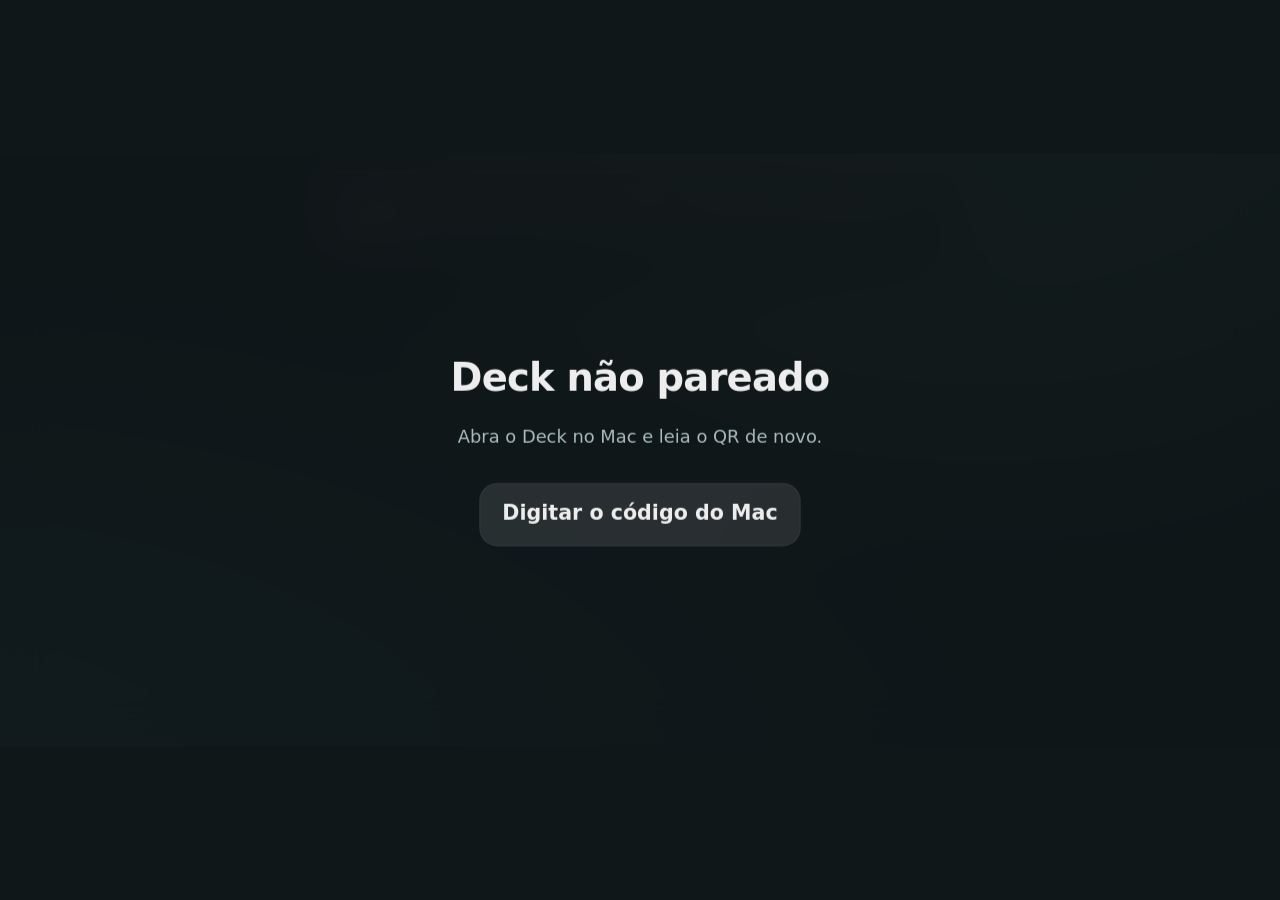
<file: painel/index.html>
<!doctype html>
<html lang="pt-BR" data-tema="escuro">
<head>
<meta charset="utf-8">
<meta name="viewport" content="width=device-width, initial-scale=1, viewport-fit=cover">
<meta name="theme-color" content="#0E0E0E">
<meta name="apple-mobile-web-app-capable" content="yes">
<meta name="mobile-web-app-capable" content="yes">
<meta name="apple-mobile-web-app-title" content="Deck">
<meta name="apple-mobile-web-app-status-bar-style" content="black-translucent">
<link rel="manifest" href="manifest.webmanifest">
<title>Deck</title>
<link rel="icon" href="icones/deck-128.png">
<link rel="apple-touch-icon" href="icones/pwa/apple-touch-icon-180.png">
<link rel="stylesheet" href="tatile/cor.css">
<link rel="stylesheet" href="tatile/tipo.css">
<link rel="stylesheet" href="tatile/espaco.css">
<link rel="stylesheet" href="tatile/forma.css">
<link rel="stylesheet" href="tatile/movimento.css">
<link rel="stylesheet" href="deck.css">
<link rel="stylesheet" href="tema-b.css">
</head>
<body>

<div class="palco">
  <div class="moldura horizontal" id="moldura">
    <div class="tela" id="tela">
      <div id="conteudo"></div>
      <div class="barra-organizar" role="toolbar"><span>Arraste para mudar de lugar, toque para trocar</span><span class="escondidos" id="escondidos"></span><button class="btn primario" id="b-pronto">Pronto</button></div>
      <div class="tela-offline" role="status" aria-live="polite"><div>
        <strong>Mac desconectado</strong>
        <span class="disp"><span class="girando" aria-hidden="true"></span><svg viewBox="0 0 24 24" fill="none" stroke="currentColor" stroke-width="1.8" stroke-linecap="round" stroke-linejoin="round" aria-hidden="true"><rect x="4" y="5" width="16" height="11" rx="1.5"/><path d="M2 19h20"/></svg><span id="nome-mac">Seu Mac</span></span>
        <span class="dica-off">Confira se ele está ligado e no mesmo Wi-Fi.</span>
      </div></div>
      <div class="tela-offline acesso" role="status" aria-live="polite"><div>
        <strong id="acesso-titulo">Deck não pareado</strong>
        <span class="dica-off">Abra o Deck no Mac e leia o QR de novo.</span>
        <button class="btn secundario" id="b-digitar" hidden>Digitar o código do Mac</button>
      </div></div>
      <section class="tela-parear" id="t-parear" role="dialog" aria-modal="true" aria-labelledby="pa-titulo" hidden>
        <div class="pa-caixa"><h2 id="pa-titulo"></h2><div id="pa-corpo"></div></div>
      </section>
      <div class="aviso" id="aviso" role="status" aria-live="polite"><span id="aviso-txt"></span><button id="aviso-acao" hidden>Desfazer</button></div>
      <section class="aprovacao" id="aprovacao" role="alertdialog" aria-modal="true" aria-labelledby="ap-titulo" hidden></section>
      <div class="cartao-regra" id="cartao-regra" role="status" aria-live="polite" aria-hidden="true">
        <svg class="cr-anel" viewBox="0 0 44 44" aria-hidden="true"><circle cx="22" cy="22" r="19"/><circle class="cr-volta" id="cr-volta" cx="22" cy="22" r="19" pathLength="100"/></svg>
        <span class="cr-texto" id="cr-texto"></span>
        <button class="btn secundario pequeno" id="cr-ficar" tabindex="-1">Ficar</button><button class="btn primario pequeno" id="cr-ir" tabindex="-1">Ir agora</button>
      </div>
      <div class="lista-perfis" id="lista-perfis" role="dialog" aria-label="Menu" hidden></div>
      <div class="veu" id="veu"></div>
      <section class="cortina" id="cortina" role="dialog" aria-label="Controles rápidos" inert>
        <div class="cx-fundo" id="cx-fundo"></div>
        <div class="cx-painel" id="cx-painel">
          <div class="cx-cartoes" id="cx-corpo" aria-live="polite"></div>
          <div class="ctl-cartao cx-midia" id="cx-midia" hidden></div>
          <span class="cx-alca" aria-hidden="true"></span>
        </div>
      </section>
      <section class="relogio-cheio" id="f-relogio" role="dialog" aria-modal="true" aria-label="Relógio. Toque para voltar" tabindex="-1"></section>

      <section class="folha cheia editor" id="f-editor" role="dialog" aria-modal="true" aria-labelledby="ed-titulo">
        <header><h2 id="ed-titulo">Editar tecla</h2><button class="fechar" data-fechar aria-label="Fechar"></button></header>
        <div class="corpo">
          <div class="coluna">
            <div class="campo"><label for="ed-nome">Nome</label><input id="ed-nome" autocomplete="off"></div>
            <div class="campo"><span class="rotulo">Tipo</span>
              <div class="segmentos" id="ed-tipo"><button data-tipo="app">App</button><button data-tipo="tecla">Teclado</button><button data-tipo="comando">Comando</button><button data-tipo="atalho">Atalho</button></div>
            </div>
          </div>
          <div class="coluna">
            <div class="campo" id="ed-acao"></div>
            <div class="campo" id="ed-campo-icone"><span class="rotulo">Ícone</span><div class="icones" id="ed-icones"></div></div>
          </div>
        </div>
        <footer><button class="btn perigo" id="ed-excluir">Excluir</button><span class="espaco"></span><button class="btn secundario" data-fechar>Cancelar</button><button class="btn primario" id="ed-salvar">Salvar</button></footer>
      </section>

      <section class="folha cheia" id="f-whats" role="dialog" aria-modal="true" aria-labelledby="wa-titulo">
        <header><h2 id="wa-titulo" class="so-leitor"></h2>
          <div class="segmentos" id="wa-filtro"><button data-f="todas">Todas<span class="selo-aba" hidden></span></button><button data-f="contatos">Contatos<span class="selo-aba" hidden></span></button><button data-f="grupos">Grupos<span class="selo-aba" hidden></span></button><button data-f="arquivadas" hidden>Arquivadas<span class="selo-aba" hidden></span></button></div><button class="fechar" data-fechar aria-label="Fechar"></button></header>
        <div class="corpo" id="wa-lista"></div>
      </section>

      <section class="folha cheia" id="f-sessoes" role="dialog" aria-modal="true" aria-labelledby="se-titulo">
        <header><h2 id="se-titulo"></h2><button class="fechar" data-fechar aria-label="Fechar"></button></header>
        <div class="corpo" id="se-lista"></div>
        <footer id="se-rodape" hidden><button class="btn secundario" data-dispensar>Dispensar</button><span class="espaco"></span><button class="btn primario" data-voltar>Voltar</button></footer>
      </section>

      <section class="folha cheia" id="f-controles" role="dialog" aria-modal="true" aria-labelledby="ct-titulo">
        <header><h2 id="ct-titulo">Controles do Mac</h2><button class="fechar" data-fechar aria-label="Fechar"></button></header>
        <div class="corpo" id="ct-corpo" aria-live="polite"></div>
      </section>

      <section class="folha cheia escrever" id="f-escrever" role="dialog" aria-modal="true" aria-labelledby="es-titulo">
        <header><h2 id="es-titulo">Escrever no Mac</h2><button class="btn primario" id="es-enviar" disabled>Enviar</button><button class="fechar" data-fechar aria-label="Fechar"></button></header>
        <div class="corpo">
          <textarea id="es-texto" class="es-texto" aria-label="Texto para colar no Mac" placeholder="Escreva ou dite. O texto vai para o app que estiver em foco no Mac." autocomplete="off" autocapitalize="sentences" enterkeyhint="enter"></textarea>
          <p class="es-msg" id="es-msg" role="status" aria-live="polite"></p>
        </div>
      </section>

      <section class="folha cheia" id="f-meet" role="dialog" aria-modal="true" aria-labelledby="mt-titulo">
        <header><h2 id="mt-titulo">Google Meet</h2><button class="fechar" data-fechar aria-label="Fechar"></button></header>
        <div class="corpo" id="mt-corpo" aria-live="polite"></div>
      </section>

      <section class="folha cheia" id="f-github" role="dialog" aria-modal="true" aria-labelledby="gh-titulo">
        <header><h2 id="gh-titulo">GitHub</h2><button class="fechar" data-fechar aria-label="Fechar"></button></header>
        <div class="corpo" id="gh-corpo" aria-live="polite"></div>
      </section>

      <section class="folha cheia" id="f-valores" role="dialog" aria-modal="true" aria-labelledby="vl-titulo">
        <header><h2 id="vl-titulo">Valores</h2><button class="fechar" data-fechar aria-label="Fechar"></button></header>
        <div class="corpo" id="vl-corpo" aria-live="polite"></div>
      </section>

      <section class="folha cheia" id="f-monitor" role="dialog" aria-modal="true" aria-labelledby="mn-titulo">
        <header><h2 id="mn-titulo">Monitor de Atividade</h2><button class="fechar" data-fechar aria-label="Fechar"></button></header>
        <div class="corpo" id="mn-corpo" aria-live="off"></div>
      </section>

      <section class="folha cheia" id="f-uso" role="dialog" aria-modal="true" aria-labelledby="us-titulo">
        <header><h2 id="us-titulo">Uso das IAs</h2>
          <div class="segmentos" id="us-filtro"><button type="button" data-p="dia" aria-pressed="false">Dia</button><button type="button" data-p="semana" aria-pressed="true">Semana</button><button type="button" data-p="mes" aria-pressed="false">Mês</button></div>
          <button class="fechar" data-fechar aria-label="Fechar"></button></header>
        <div class="corpo" id="us-corpo" aria-live="off" aria-busy="true"></div>
      </section>

      <section class="folha cheia player-cheio" id="f-player" role="dialog" aria-modal="true" aria-label="Tocando agora">
        <button class="fechar fechar-cal" data-fechar aria-label="Fechar"></button>
        <div class="pc-corpo" id="pc-corpo"></div>
        <div class="pc-lista" id="pc-lista" hidden>
          <header><h2 id="pc-lista-titulo"></h2><div class="abas" id="pc-lista-abas" role="tablist" aria-label="Fila" hidden><button role="tab" data-aba="fila" aria-selected="true">Fila</button><button role="tab" data-aba="recentes" aria-selected="false">Tocado recentemente</button></div><button class="btn secundario" data-pc-voltar>Voltar</button></header>
          <div class="pc-lista-topo" id="pc-lista-topo" hidden></div>
          <div class="corpo" id="pc-lista-corpo"></div>
        </div>
      </section>

      <section class="folha cheia calendario" id="f-cal" role="dialog" aria-modal="true" aria-label="Agenda">
        <button class="fechar fechar-cal" data-fechar aria-label="Fechar"></button>
        <div class="cal-corpo">
          <div class="mes-janela">
          <div class="mes-sb" id="ca-mes">
            <div class="mes-topo"><h2 id="ca-titulo"></h2><button class="seta" id="ca-ant" aria-label="Mês anterior"></button><button class="seta" id="ca-prox" aria-label="Próximo mês"></button></div>
            <div class="sb-semana" aria-hidden="true"><span class="fds">D</span><span>S</span><span>T</span><span>Q</span><span>Q</span><span>S</span><span class="fds">S</span></div>
            <div class="sb-grade" id="ca-grade"></div>
          </div>
          </div>
          <div class="lista-janela"><div class="lista-cal" id="ca-lista"></div></div>
          <button class="puxa-novo" id="ca-puxa" data-novo aria-label="Novo compromisso"><span aria-hidden="true"></span></button>
          <form class="novo-comp" id="ca-form" hidden novalidate aria-label="Novo compromisso">
            <header><h3>Novo compromisso</h3></header>
            <div class="nc-corpo">
              <div class="campo nc-titulo"><label for="nc-titulo">Título</label><input id="nc-titulo" maxlength="200" autocomplete="off" enterkeyhint="done"></div>
              <div class="campo nc-dia"><span class="rotulo" id="nc-dia-rot">Dia</span><span class="nc-data"><button type="button" class="nc-vis" data-de="nc-dia" data-sel="dia" aria-labelledby="nc-dia-rot nc-dia-val"><span id="nc-dia-val" class="nc-val"></span></button><input id="nc-dia" type="date" tabindex="-1" aria-hidden="true"></span></div>
              <div class="campo nc-ini"><span class="rotulo" id="nc-inicio-rot">Início</span><span class="nc-data"><button type="button" class="nc-vis" data-de="nc-inicio" data-sel="inicio" aria-labelledby="nc-inicio-rot nc-inicio-val"><span id="nc-inicio-val" class="nc-val"></span></button><input id="nc-inicio" type="time" tabindex="-1" aria-hidden="true"></span></div>
              <div class="campo nc-fim"><span class="rotulo" id="nc-fim-rot">Fim</span><span class="nc-data"><button type="button" class="nc-vis" data-de="nc-fim" data-sel="fim" aria-labelledby="nc-fim-rot nc-fim-val"><span id="nc-fim-val" class="nc-val"></span></button><input id="nc-fim" type="time" tabindex="-1" aria-hidden="true"></span></div>
              <div class="campo nc-onde"><label for="nc-destino">Onde salvar</label><select id="nc-destino"></select></div>
              <div class="campo nc-alerta"><label for="nc-alerta">Alerta</label><select id="nc-alerta"></select></div>
              <label class="nc-check nc-todo"><input type="checkbox" id="nc-todo"><span>Dia todo</span></label>
              <label class="nc-check nc-padrao"><input type="checkbox" id="nc-padrao"><span id="nc-padrao-txt">Usar como padrão</span></label>
            </div>
            <footer><p class="nc-msg" id="nc-msg" role="status" aria-live="polite"></p><button type="button" class="btn secundario" data-nc-cancelar>Cancelar</button><button type="submit" class="btn primario" id="nc-salvar">Salvar</button></footer>
          </form>
        </div>
        <div class="seletor" id="ca-sel" hidden role="dialog" aria-modal="true" aria-labelledby="sel-titulo">
          <div class="sel-lado">
            <header><h3 id="sel-titulo"></h3><button type="button" class="btn primario" data-sel-ok>Pronto</button></header>
            <p class="sel-valor" id="sel-valor" aria-live="polite"></p>
            <div class="sel-extra" id="sel-extra"></div>
          </div>
          <div class="sel-meio" id="sel-meio"></div>
        </div>
      </section>
    </div>
  </div>
</div>

<script src="util.js"></script>
<script src="canal.js"></script>
<script src="paineis.js"></script>
<script src="player.js"></script>
<script src="controles.js"></script>
<script src="cortina.js"></script>
<script src="meet.js"></script>
<script src="aprovacao.js"></script>
<script src="externos.js"></script>
<script src="monitor.js"></script>
<script src="uso.js"></script>
<script src="regras.js"></script>
<script src="apps.js"></script>
<script src="escrever.js"></script>
<script src="deck.js"></script>
<script src="pwa.js"></script>
<script src="pareamento.js"></script>
</body>
</html>
</file>
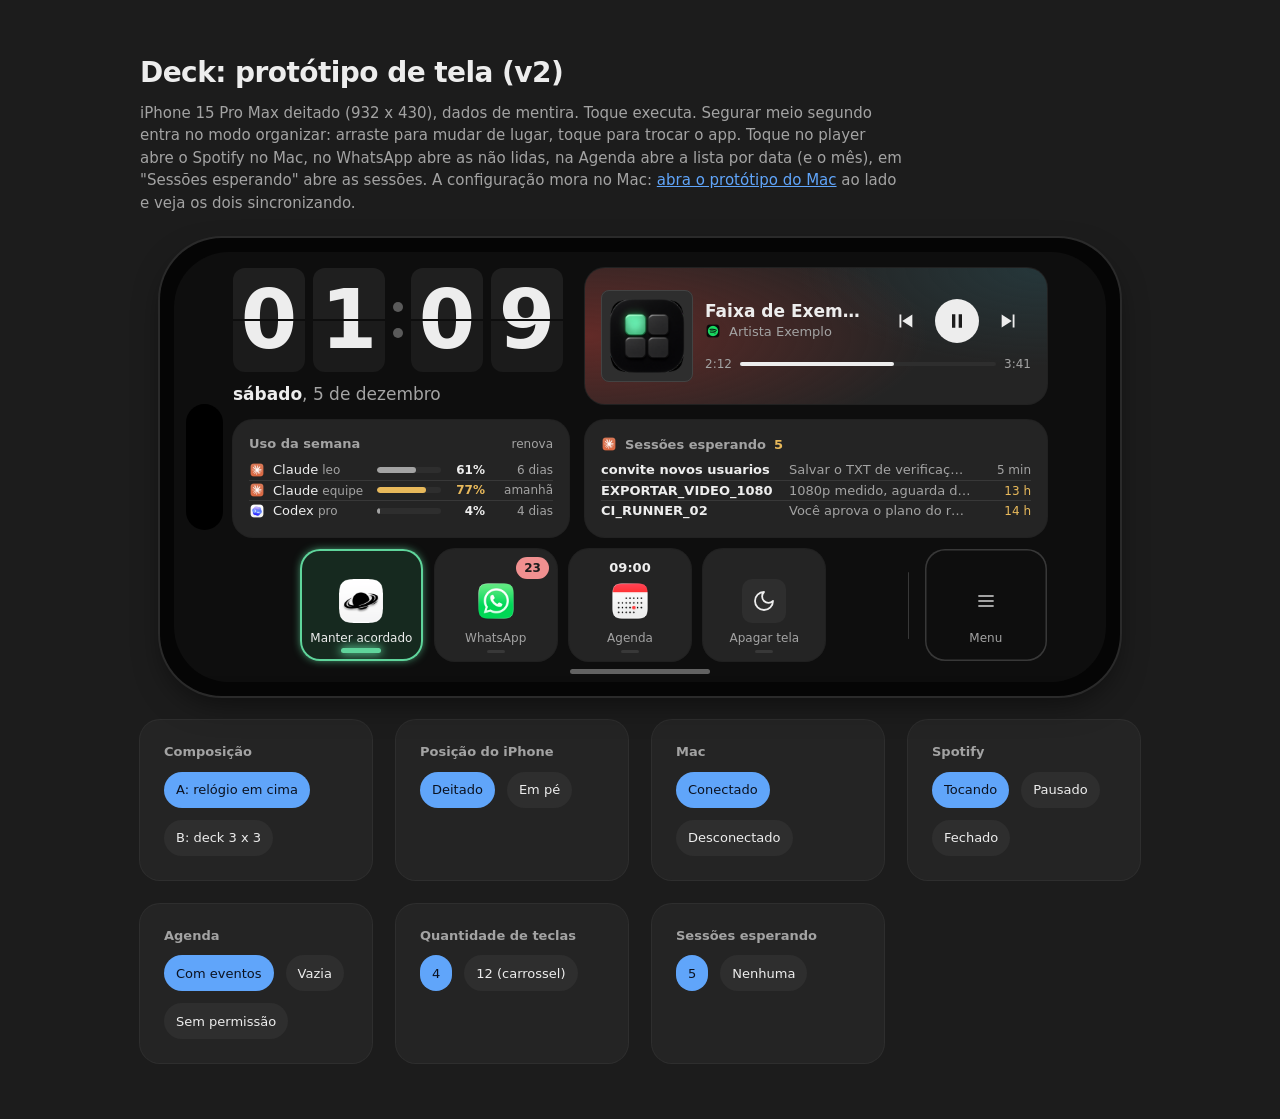
<file: prototipo/index.html>
<!doctype html>
<html lang="pt-BR" data-tema="escuro">
<head>
<meta charset="utf-8">
<meta name="viewport" content="width=device-width, initial-scale=1, viewport-fit=cover">
<meta name="theme-color" content="#1C1C1C">
<title>Deck: protótipo | DECK</title>
<link rel="icon" href="icones/deck-128.png">
<link rel="apple-touch-icon" href="icones/deck.png">
<link rel="stylesheet" href="tatile/cor.css">
<link rel="stylesheet" href="tatile/tipo.css">
<link rel="stylesheet" href="tatile/espaco.css">
<link rel="stylesheet" href="tatile/forma.css">
<link rel="stylesheet" href="tatile/movimento.css">
<link rel="stylesheet" href="deck.css?v=36">
</head>
<body>

<header class="cabeca">
  <h1>Deck: protótipo de tela (v2)</h1>
  <p>iPhone 15 Pro Max deitado (932 x 430), dados de mentira. Toque executa. Segurar meio segundo entra no modo organizar: arraste para mudar de lugar, toque para trocar o app. Toque no player abre o Spotify no Mac, no WhatsApp abre as não lidas, na Agenda abre a lista por data (e o mês), em "Sessões esperando" abre as sessões. A configuração mora no Mac: <a href="mac.html" target="_blank" rel="noopener">abra o protótipo do Mac</a> ao lado e veja os dois sincronizando.</p>
</header>

<div class="palco">
  <div class="moldura horizontal" id="moldura">
    <div class="tela" id="tela">
            <div id="conteudo"></div>
      <div class="barra-organizar" role="toolbar"><span>Arraste para mudar de lugar, toque para trocar</span><span class="escondidos" id="escondidos"></span><button class="btn primario" id="b-pronto">Pronto</button></div>
      <div class="tela-offline" role="status" aria-live="polite"><div>
        <strong>Mac desconectado</strong>
        <span class="disp"><span class="girando" aria-hidden="true"></span><svg viewBox="0 0 24 24" fill="none" stroke="currentColor" stroke-width="1.8" stroke-linecap="round" stroke-linejoin="round" aria-hidden="true"><rect x="4" y="5" width="16" height="11" rx="1.5"/><path d="M2 19h20"/></svg><span id="nome-mac">MacBook Pro de Exemplo</span></span>
        <span class="dica-off">Confira se ele está ligado e no mesmo Wi-Fi.</span>
      </div></div>
      <div class="aviso" id="aviso" role="status" aria-live="polite"><span id="aviso-txt"></span><button id="aviso-acao" hidden>Desfazer</button></div>
      <div class="lista-perfis" id="lista-perfis" role="dialog" aria-label="Menu" hidden></div>
      <div class="veu" id="veu"></div>

      <section class="folha cheia editor" id="f-editor" role="dialog" aria-modal="true" aria-labelledby="ed-titulo">
        <header><h2 id="ed-titulo">Editar tecla</h2><button class="fechar" data-fechar aria-label="Fechar"></button></header>
        <div class="corpo">
          <div class="coluna">
            <div class="campo"><label for="ed-nome">Nome</label><input id="ed-nome" autocomplete="off"></div>
            <div class="campo"><span class="rotulo">Tipo</span>
              <div class="segmentos" id="ed-tipo"><button data-tipo="app">App</button><button data-tipo="tecla">Teclado</button><button data-tipo="comando">Comando</button><button data-tipo="atalho">Atalho</button></div>
            </div>
          </div>
          <div class="coluna">
            <div class="campo" id="ed-acao"></div>
            <div class="campo" id="ed-campo-icone"><span class="rotulo">Ícone</span><div class="icones" id="ed-icones"></div></div>
          </div>
        </div>
        <footer><button class="btn perigo" id="ed-excluir">Excluir</button><span class="espaco"></span><button class="btn secundario" data-fechar>Cancelar</button><button class="btn primario" id="ed-salvar">Salvar</button></footer>
      </section>

      <section class="folha cheia" id="f-whats" role="dialog" aria-modal="true" aria-labelledby="wa-titulo">
        <header><h2 id="wa-titulo"></h2>
          <div class="segmentos" id="wa-filtro"><button data-f="todas">Todas</button><button data-f="contatos">Contatos</button><button data-f="grupos">Grupos</button></div>
          <button class="btn secundario pequeno" id="wa-abrir">Abrir no Mac</button><button class="fechar" data-fechar aria-label="Fechar"></button></header>
        <div class="corpo" id="wa-lista"></div>
      </section>

      <section class="folha cheia" id="f-sessoes" role="dialog" aria-modal="true" aria-labelledby="se-titulo">
        <header><h2 id="se-titulo"></h2><button class="fechar" data-fechar aria-label="Fechar"></button></header>
        <div class="corpo" id="se-lista"></div>
      </section>

      <section class="folha cheia calendario" id="f-cal" role="dialog" aria-modal="true" aria-label="Agenda">
        <button class="fechar fechar-cal" data-fechar aria-label="Fechar"></button>
        <div class="cal-corpo">
          <div class="mes-sb" id="ca-mes">
            <div class="mes-topo"><h2 id="ca-titulo"></h2><button class="seta" id="ca-ant" aria-label="Mês anterior"></button><button class="seta" id="ca-prox" aria-label="Próximo mês"></button></div>
            <div class="sb-semana" aria-hidden="true"><span class="fds">D</span><span>S</span><span>T</span><span>Q</span><span>Q</span><span>S</span><span class="fds">S</span></div>
            <div class="sb-grade" id="ca-grade"></div>
          </div>
          <div class="lista-cal" id="ca-lista"></div>
        </div>
      </section>

      <div class="indicador-home"></div>
    </div>
  </div>
</div>

<section class="controles" aria-label="Controles do protótipo">
  <div class="controle"><h2>Composição</h2><div class="opcoes" data-grupo="comp"><button data-v="a">A: relógio em cima</button><button data-v="b">B: deck 3 x 3</button></div></div>
  <div class="controle"><h2>Posição do iPhone</h2><div class="opcoes" data-grupo="posicao"><button data-v="horizontal">Deitado</button><button data-v="vertical">Em pé</button></div></div>
  <div class="controle"><h2>Mac</h2><div class="opcoes" data-grupo="mac"><button data-v="on">Conectado</button><button data-v="off">Desconectado</button></div></div>
  <div class="controle"><h2>Spotify</h2><div class="opcoes" data-grupo="spotify"><button data-v="tocando">Tocando</button><button data-v="pausado">Pausado</button><button data-v="fechado">Fechado</button></div></div>
  <div class="controle"><h2>Agenda</h2><div class="opcoes" data-grupo="agenda"><button data-v="normal">Com eventos</button><button data-v="vazia">Vazia</button><button data-v="sem">Sem permissão</button></div></div>
  <div class="controle"><h2>Quantidade de teclas</h2><div class="opcoes" data-grupo="qtd"><button data-v="poucas">4</button><button data-v="muitas">12 (carrossel)</button></div></div>
  <div class="controle"><h2>Sessões esperando</h2><div class="opcoes" data-grupo="sessoes"><button data-v="5">5</button><button data-v="0">Nenhuma</button></div></div>
</section>

<script src="dados.js?v=34"></script>
<script src="deck.js?v=39"></script>
</body>
</html>
</file>
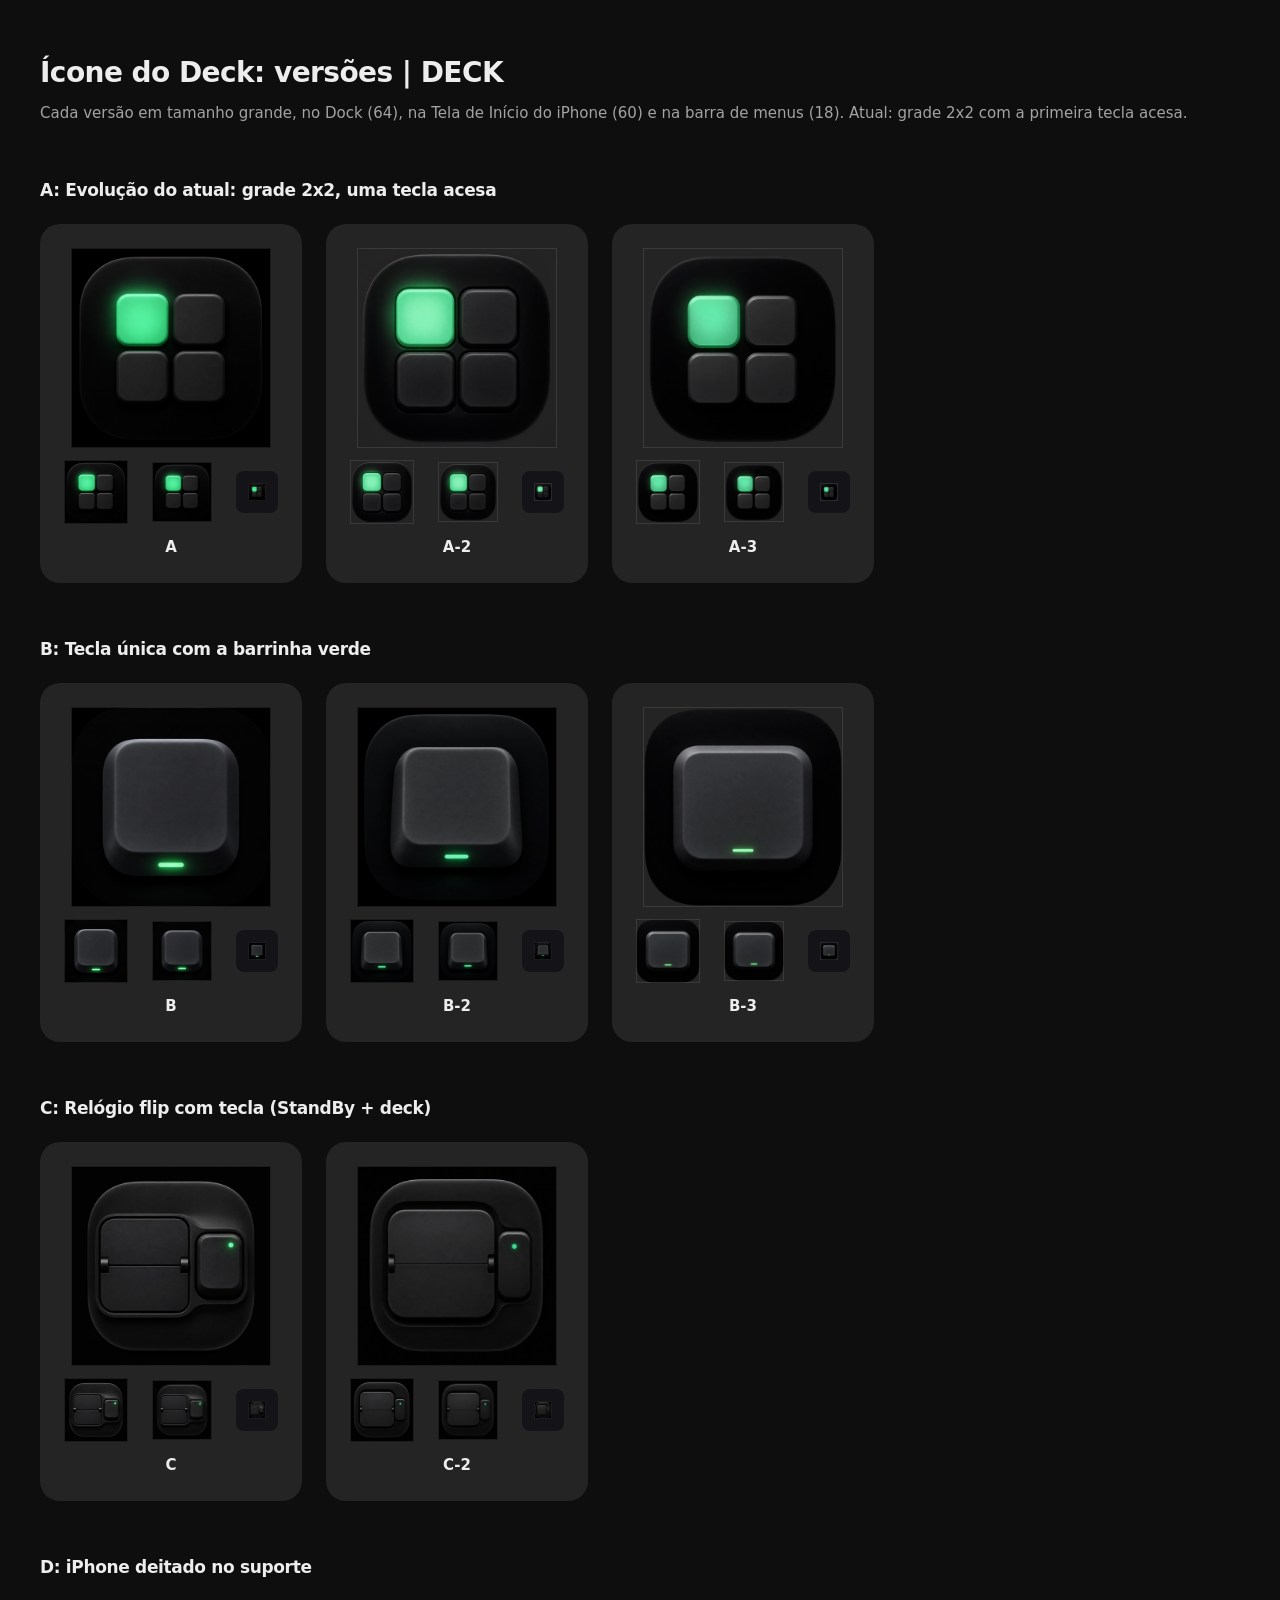
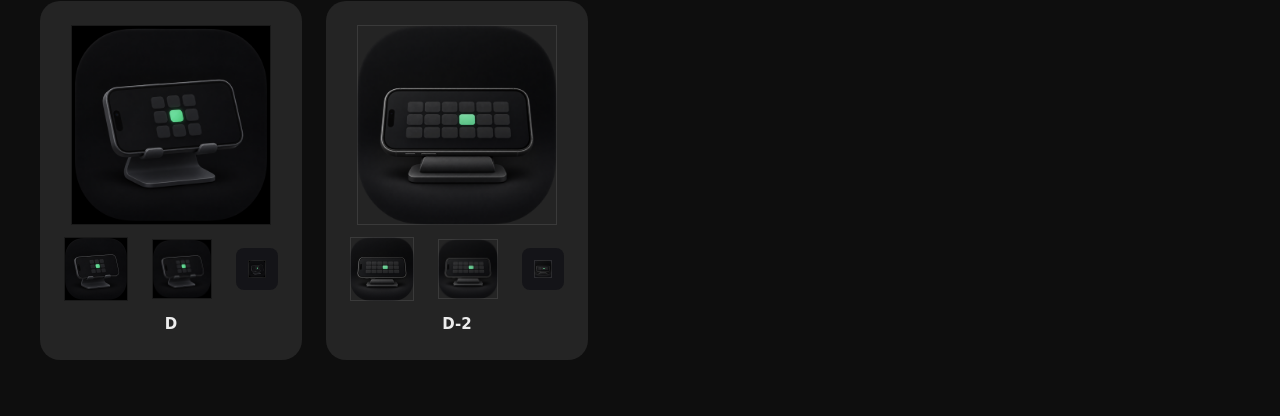
<file: prototipo/icones.html>
<!doctype html>
<html lang="pt-BR" data-tema="escuro"><head><meta charset="utf-8"><meta name="viewport" content="width=device-width, initial-scale=1">
<title>Deck: ícones | DECK</title>
<link rel="stylesheet" href="tatile/cor.css"><link rel="stylesheet" href="tatile/tipo.css"><link rel="stylesheet" href="tatile/espaco.css"><link rel="stylesheet" href="tatile/forma.css">
<style>
:root { --ic-grande: 200px; --ic-dock: 64px; --ic-home: 60px; --ic-menu: 18px; --tela-fundo: #0E0E0E }
body { margin: 0; background: var(--tela-fundo); color: var(--texto); font-family: var(--fonte); padding: var(--secao) var(--margem); display: grid; gap: var(--secao) }
h1 { margin: 0; font-size: var(--texto-xl) } p { margin: var(--item) 0 0; color: var(--texto-2) }
h2 { font-size: var(--texto-md); margin: 0 0 var(--pad) }
.linha { display: flex; flex-wrap: wrap; gap: var(--grade) }
figure { margin: 0; background: var(--superficie); border-radius: var(--raio-card); padding: var(--pad); display: grid; gap: var(--icone); justify-items: center }
.g { width: var(--ic-grande); height: var(--ic-grande) }
.pequenos { display: flex; gap: var(--pad); align-items: center }
.dock { width: var(--ic-dock) } .home { width: var(--ic-home) }
.menu { background: rgb(20 20 24); padding: var(--item); border-radius: var(--raio-sm) } .menu img { width: var(--ic-menu); display: block }
figcaption { font-weight: 700 }
</style></head><body>
<header><h1>Ícone do Deck: versões | DECK</h1><p>Cada versão em tamanho grande, no Dock (64), na Tela de Início do iPhone (60) e na barra de menus (18). Atual: grade 2x2 com a primeira tecla acesa.</p></header>
<section><h2>A: Evolução do atual: grade 2x2, uma tecla acesa</h2><div class="linha"><figure><img class="g" src="icone/a.png" alt="Versão A"><div class="pequenos"><img class="dock" src="icone/a.png" alt=""><img class="home" src="icone/a.png" alt=""><span class="menu"><img src="icone/a.png" alt=""></span></div><figcaption>A</figcaption></figure><figure><img class="g" src="icone/a-2.png" alt="Versão A-2"><div class="pequenos"><img class="dock" src="icone/a-2.png" alt=""><img class="home" src="icone/a-2.png" alt=""><span class="menu"><img src="icone/a-2.png" alt=""></span></div><figcaption>A-2</figcaption></figure><figure><img class="g" src="icone/a-3.png" alt="Versão A-3"><div class="pequenos"><img class="dock" src="icone/a-3.png" alt=""><img class="home" src="icone/a-3.png" alt=""><span class="menu"><img src="icone/a-3.png" alt=""></span></div><figcaption>A-3</figcaption></figure></div></section><section><h2>B: Tecla única com a barrinha verde</h2><div class="linha"><figure><img class="g" src="icone/b.png" alt="Versão B"><div class="pequenos"><img class="dock" src="icone/b.png" alt=""><img class="home" src="icone/b.png" alt=""><span class="menu"><img src="icone/b.png" alt=""></span></div><figcaption>B</figcaption></figure><figure><img class="g" src="icone/b-2.png" alt="Versão B-2"><div class="pequenos"><img class="dock" src="icone/b-2.png" alt=""><img class="home" src="icone/b-2.png" alt=""><span class="menu"><img src="icone/b-2.png" alt=""></span></div><figcaption>B-2</figcaption></figure><figure><img class="g" src="icone/b-3.png" alt="Versão B-3"><div class="pequenos"><img class="dock" src="icone/b-3.png" alt=""><img class="home" src="icone/b-3.png" alt=""><span class="menu"><img src="icone/b-3.png" alt=""></span></div><figcaption>B-3</figcaption></figure></div></section><section><h2>C: Relógio flip com tecla (StandBy + deck)</h2><div class="linha"><figure><img class="g" src="icone/c.png" alt="Versão C"><div class="pequenos"><img class="dock" src="icone/c.png" alt=""><img class="home" src="icone/c.png" alt=""><span class="menu"><img src="icone/c.png" alt=""></span></div><figcaption>C</figcaption></figure><figure><img class="g" src="icone/c-2.png" alt="Versão C-2"><div class="pequenos"><img class="dock" src="icone/c-2.png" alt=""><img class="home" src="icone/c-2.png" alt=""><span class="menu"><img src="icone/c-2.png" alt=""></span></div><figcaption>C-2</figcaption></figure></div></section><section><h2>D: iPhone deitado no suporte</h2><div class="linha"><figure><img class="g" src="icone/d.png" alt="Versão D"><div class="pequenos"><img class="dock" src="icone/d.png" alt=""><img class="home" src="icone/d.png" alt=""><span class="menu"><img src="icone/d.png" alt=""></span></div><figcaption>D</figcaption></figure><figure><img class="g" src="icone/d-2.png" alt="Versão D-2"><div class="pequenos"><img class="dock" src="icone/d-2.png" alt=""><img class="home" src="icone/d-2.png" alt=""><span class="menu"><img src="icone/d-2.png" alt=""></span></div><figcaption>D-2</figcaption></figure></div></section>
</body></html>
</file>
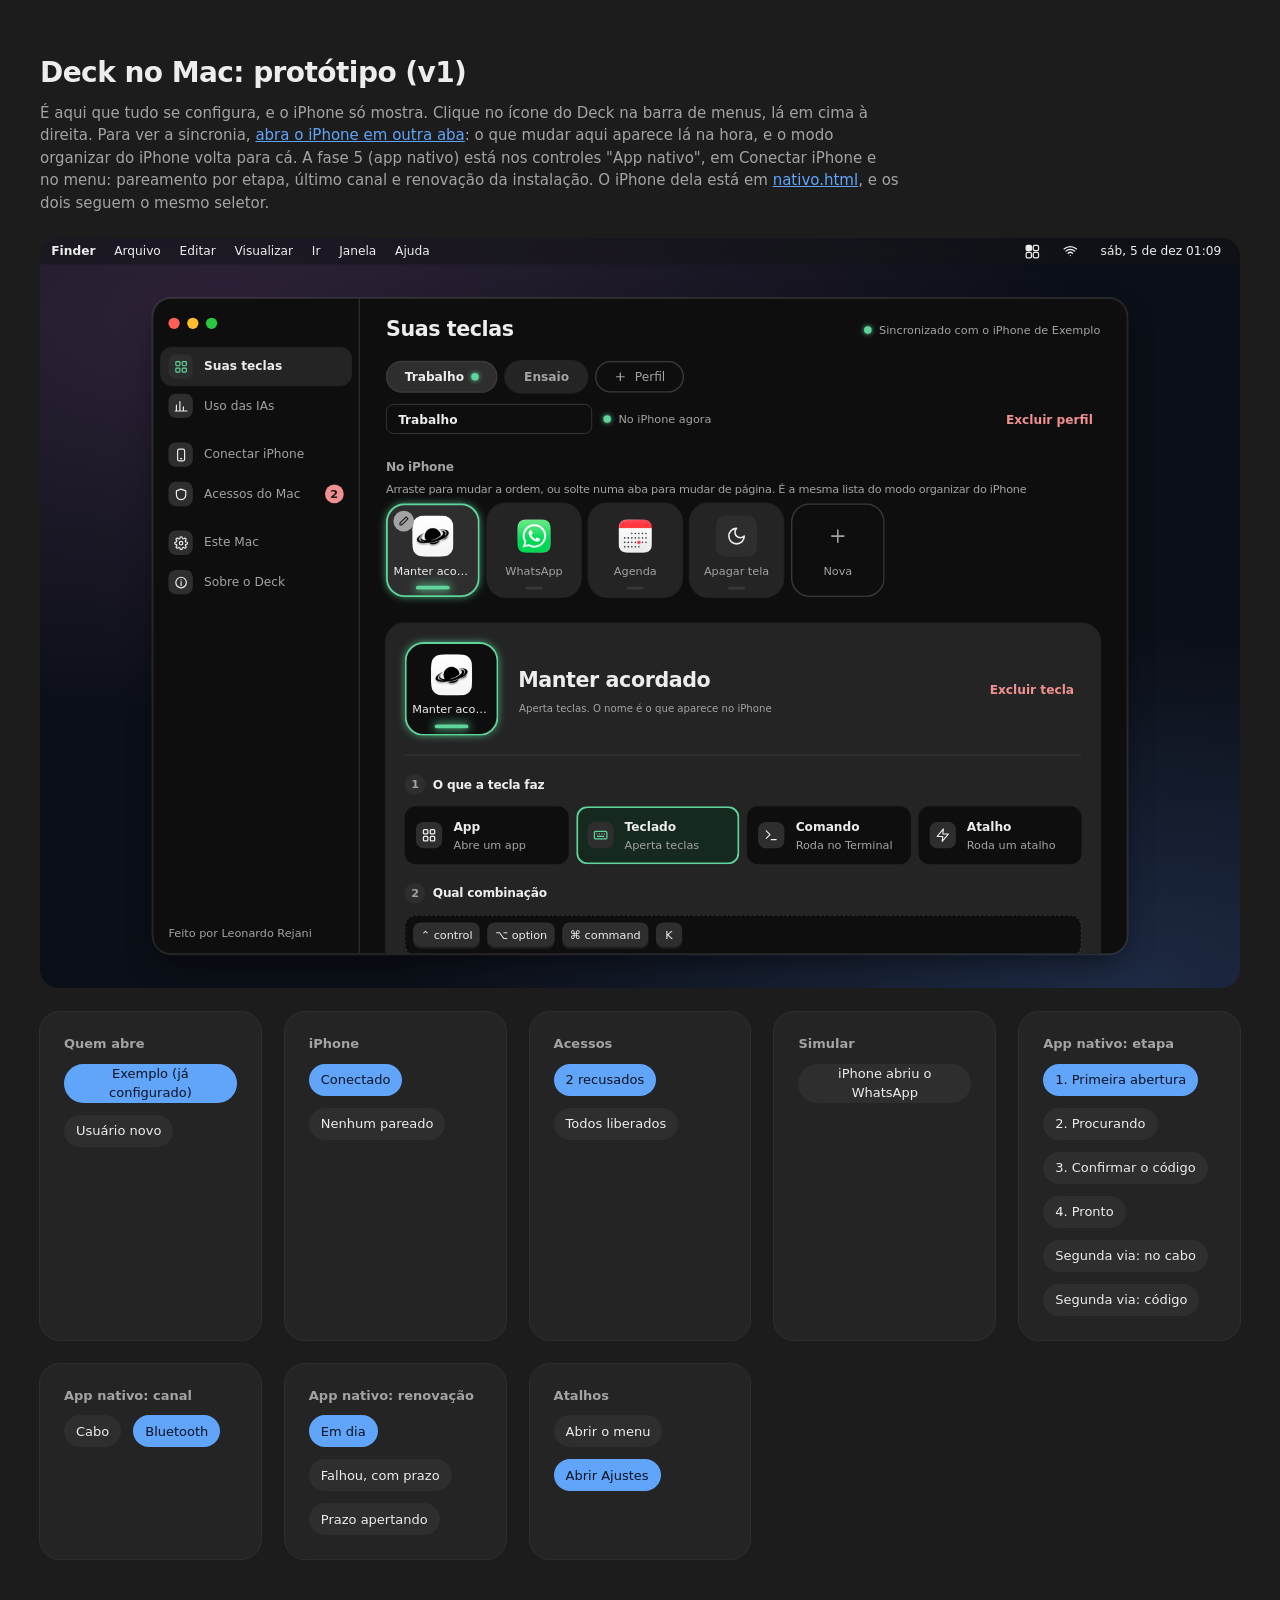
<file: prototipo/mac.html>
<!doctype html>
<html lang="pt-BR" data-tema="escuro">
<head>
<meta charset="utf-8">
<meta name="viewport" content="width=device-width, initial-scale=1">
<meta name="theme-color" content="#1C1C1C">
<title>Deck no Mac: protótipo | DECK</title>
<link rel="icon" href="icones/deck-128.png">
<link rel="stylesheet" href="tatile/cor.css">
<link rel="stylesheet" href="tatile/tipo.css">
<link rel="stylesheet" href="tatile/espaco.css">
<link rel="stylesheet" href="tatile/forma.css">
<link rel="stylesheet" href="tatile/movimento.css">
<link rel="stylesheet" href="mac.css?v=34">
</head>
<body>

<header class="cabeca">
  <h1>Deck no Mac: protótipo (v1)</h1>
  <p>É aqui que tudo se configura, e o iPhone só mostra. Clique no ícone do Deck na barra de menus, lá em cima à direita. Para ver a sincronia, <a href="index.html" target="_blank" rel="noopener">abra o iPhone em outra aba</a>: o que mudar aqui aparece lá na hora, e o modo organizar do iPhone volta para cá. A fase 5 (app nativo) está nos controles "App nativo", em Conectar iPhone e no menu: pareamento por etapa, último canal e renovação da instalação. O iPhone dela está em <a href="nativo.html" target="_blank" rel="noopener">nativo.html</a>, e os dois seguem o mesmo seletor.</p>
</header>

<div class="palco" id="palco">
  <div class="mesa" id="mesa">
    <div class="barra-menus" role="menubar">
      <span class="app-frente"><b>Finder</b><span>Arquivo</span><span>Editar</span><span>Visualizar</span><span>Ir</span><span>Janela</span><span>Ajuda</span></span>
      <span class="status-menus">
        <button class="item-menu" id="b-deck" aria-label="Deck" aria-haspopup="dialog" aria-expanded="false"></button>
        <span class="item-menu" aria-hidden="true" id="ic-wifi"></span>
        <span class="item-menu relogio-menu" id="relogio-menu"></span>
      </span>
    </div>

    <section class="popover" id="popover" role="dialog" aria-label="Deck" hidden></section>

    <section class="janela" id="janela" role="dialog" aria-labelledby="j-titulo" hidden>
      <div class="lateral">
        <div class="semaforo" aria-hidden="true"><i class="fechar-j" data-fechar-janela></i><i></i><i></i></div>
        <nav id="nav" aria-label="Seções"></nav>
        <footer class="autor">Feito por Leonardo Rejani</footer>
      </div>
      <div class="conteudo">
        <header class="j-topo"><h2 id="j-titulo"></h2><span class="sincronia" id="sincronia" role="status" aria-live="polite"></span></header>
        <div class="j-corpo" id="j-corpo"></div>
      </div>
      <div class="modal-j" id="modal-j" hidden></div>
    </section>

    <section class="ini" id="ini" role="dialog" aria-label="Configuração inicial" hidden></section>

    <div class="alerta-sis" id="alerta-sis" hidden></div>

    <div class="aviso" id="aviso" role="status" aria-live="polite"></div>
  </div>
</div>

<section class="controles" aria-label="Controles do protótipo">
  <div class="controle"><h2>Quem abre</h2><div class="opcoes" data-grupo="perfil"><button data-v="leo">Exemplo (já configurado)</button><button data-v="novo">Usuário novo</button></div></div>
  <div class="controle"><h2>iPhone</h2><div class="opcoes" data-grupo="iphone"><button data-v="on">Conectado</button><button data-v="off">Nenhum pareado</button></div></div>
  <div class="controle"><h2>Acessos</h2><div class="opcoes" data-grupo="perms"><button data-v="faltando">2 recusados</button><button data-v="todas">Todos liberados</button></div></div>
  <div class="controle"><h2>Simular</h2><div class="opcoes" data-grupo="simular"><button data-v="whats">iPhone abriu o WhatsApp</button></div></div>
  <div class="controle"><h2>App nativo: etapa</h2><div class="opcoes" data-nativo="et"><button data-v="vazio">1. Primeira abertura</button><button data-v="procurando">2. Procurando</button><button data-v="confirmar">3. Confirmar o código</button><button data-v="pronto">4. Pronto</button><button data-v="cabo">Segunda via: no cabo</button><button data-v="codigo">Segunda via: código</button></div></div>
  <div class="controle"><h2>App nativo: canal</h2><div class="opcoes" data-nativo="canal"><button data-v="cabo">Cabo</button><button data-v="bluetooth">Bluetooth</button></div></div>
  <div class="controle"><h2>App nativo: renovação</h2><div class="opcoes" data-nativo="ren"><button data-v="ok">Em dia</button><button data-v="pendente">Falhou, com prazo</button><button data-v="falhou">Prazo apertando</button></div></div>
  <div class="controle"><h2>Atalhos</h2><div class="opcoes" data-grupo="abrir"><button data-v="popover">Abrir o menu</button><button data-v="janela">Abrir Ajustes</button></div></div>
</section>

<script src="dados.js?v=34"></script>
<script src="nativo-dados.js?v=2"></script>
<script src="mac.js?v=27"></script>
</body>
</html>
</file>
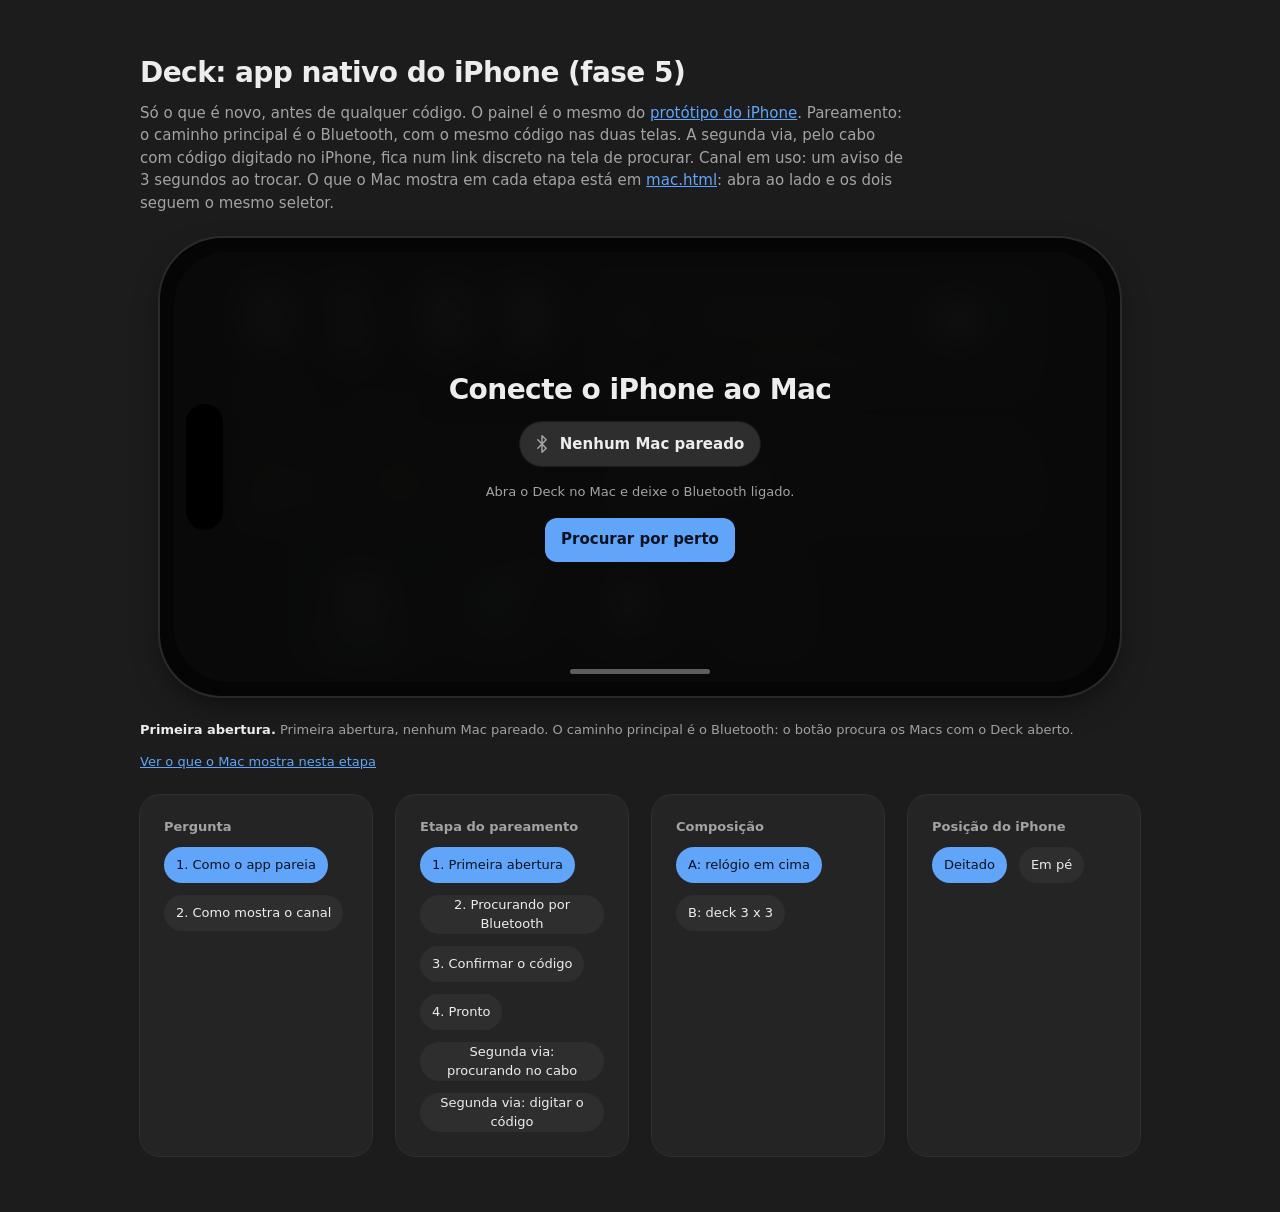
<file: prototipo/nativo.html>
<!doctype html>
<html lang="pt-BR" data-tema="escuro">
<head>
<meta charset="utf-8">
<meta name="viewport" content="width=device-width, initial-scale=1, viewport-fit=cover">
<meta name="theme-color" content="#1C1C1C">
<title>Deck: app nativo | DECK</title>
<link rel="icon" href="icones/deck-128.png">
<link rel="stylesheet" href="tatile/cor.css">
<link rel="stylesheet" href="tatile/tipo.css">
<link rel="stylesheet" href="tatile/espaco.css">
<link rel="stylesheet" href="tatile/forma.css">
<link rel="stylesheet" href="tatile/movimento.css">
<link rel="stylesheet" href="deck.css?v=35">
<link rel="stylesheet" href="nativo.css?v=2">
</head>
<body>

<header class="cabeca">
  <h1>Deck: app nativo do iPhone (fase 5)</h1>
  <p>Só o que é novo, antes de qualquer código. O painel é o mesmo do <a href="index.html" target="_blank" rel="noopener">protótipo do iPhone</a>. Pareamento: o caminho principal é o Bluetooth, com o mesmo código nas duas telas. A segunda via, pelo cabo com código digitado no iPhone, fica num link discreto na tela de procurar. Canal em uso: um aviso de 3 segundos ao trocar. O que o Mac mostra em cada etapa está em <a href="mac.html" target="_blank" rel="noopener" id="l-mac">mac.html</a>: abra ao lado e os dois seguem o mesmo seletor.</p>
</header>

<div class="palco">
  <p class="erro-carga">Carregando o painel...</p>
</div>
<section class="legenda-n" id="legenda" aria-live="polite"></section>

<section class="controles" id="controles" aria-label="Controles do protótipo">
  <div class="controle"><h2>Composição</h2><div class="opcoes" data-grupo="comp"><button data-v="a">A: relógio em cima</button><button data-v="b">B: deck 3 x 3</button></div></div>
  <div class="controle"><h2>Posição do iPhone</h2><div class="opcoes" data-grupo="posicao"><button data-v="horizontal">Deitado</button><button data-v="vertical">Em pé</button></div></div>
  <div class="controle" data-so="2"><h2>Mac</h2><div class="opcoes" data-grupo="mac"><button data-v="on">Conectado</button><button data-v="off">Desconectado</button></div></div>
</section>

<script src="nativo-dados.js?v=2"></script>
<script src="nativo.js?v=2"></script>
</body>
</html>
</file>
<file: painel/tatile/cor.css>
/*
 * Cor por papel, nunca hex em componente. Claro e escuro trocam so aqui.
 * Neutros sem matiz (R=G=B): o escuro e cinza, nunca azulado.
 * Tema: segue o sistema; [data-tema="claro|escuro"] no <html> forca um dos dois.
 * Junto, no <head>:
 *   <meta name="theme-color" content="#F7F7F7" media="(prefers-color-scheme: light)">
 *   <meta name="theme-color" content="#1C1C1C" media="(prefers-color-scheme: dark)">
 */
:root {
  color-scheme: light;
  --fundo: #F7F7F7;
  --superficie: #FFFFFF;
  --superficie-2: #EFEFEF;
  --borda: #E2E2E2;
  --texto: #161616;
  --texto-2: #5E5E5E;
  --texto-3: #8A8A8A;     /* so para texto grande ou desabilitado */
  --destaque: #2563EB;
  --destaque-texto: #FFFFFF;
  --destaque-suave: #E8EFFD;
  --destaque-bloco: #2563EB;        /* area grande de cor (banner, card de destaque) */
  --destaque-bloco-texto: #FFFFFF;
  --perigo: #B42318;
  --perigo-suave: #FDECEA;
  --sucesso: #1F7A4D;
  --sucesso-suave: #E6F4EC;
  --aviso: #A15C00;
  /* Texto de apoio sobre fundo de destaque: puxa o matiz do fundo, nunca cinza puro */
  --destaque-texto-2: color-mix(in srgb, var(--destaque-texto) 78%, var(--destaque));
  --destaque-bloco-texto-2: color-mix(in srgb, var(--destaque-bloco-texto) 78%, var(--destaque-bloco));
}

@media (prefers-color-scheme: dark) {
  :root:not([data-tema="claro"]) {
    color-scheme: dark;
    --fundo: #1C1C1C;
    --superficie: #242424;
    --superficie-2: #2E2E2E;
    --borda: #383838;
    --texto: #EDEDED;
    --texto-2: #A3A3A3;
    --texto-3: #7A7A7A;
    --destaque: #60A5FA;
    --destaque-texto: #0B1220;
    --destaque-suave: #1A2740;
    --destaque-bloco: #1D4ED8;
    --destaque-bloco-texto: #FFFFFF;
    --perigo: #F09090;
    --perigo-suave: #3A1D1B;
    --sucesso: #5FD49B;
    --sucesso-suave: #16291F;
    --aviso: #E8B95B;
  }
}
:root[data-tema="escuro"] {
  color-scheme: dark;
  --fundo: #1C1C1C;
  --superficie: #242424;
  --superficie-2: #2E2E2E;
  --borda: #383838;
  --texto: #EDEDED;
  --texto-2: #A3A3A3;
  --texto-3: #7A7A7A;
  --destaque: #60A5FA;
  --destaque-texto: #0B1220;
  --destaque-suave: #1A2740;
  --destaque-bloco: #1D4ED8;
  --destaque-bloco-texto: #FFFFFF;
  --perigo: #F09090;
  --perigo-suave: #3A1D1B;
  --sucesso: #5FD49B;
  --sucesso-suave: #16291F;
  --aviso: #E8B95B;
}

body { background: var(--fundo); color: var(--texto); }
/* Windows: select no escuro perde contraste sem cor explicita */
select { background-color: var(--superficie); color: var(--texto); }

/* Troca de tema sem tudo deslizando: ver trocarTemaSemTransicao em estados.ts */
.sem-transicao, .sem-transicao * { transition: none !important }
</file>
<file: painel/tatile/tipo.css>
/*
 * Tipografia. Uma escala so, como o espaco.css: componente nunca escolhe tamanho na mao.
 * Titulos crescem com a tela, texto de leitura fica em 15.
 */
:root {
  --fonte: -apple-system, BlinkMacSystemFont, "SF Pro Text", "Segoe UI", Inter, system-ui, sans-serif;
  --texto-xs: 12px;   /* selo, legenda */
  --texto-sm: 13px;   /* apoio, metadado */
  --texto-base: 15px; /* leitura */
  --texto-md: 17px;   /* titulo de card e de secao */
  --texto-lg: 20px;   /* titulo de bloco */
  --texto-xl: 24px;   /* titulo de pagina no celular */
  --texto-2xl: 28px;  /* titulo principal */
  --altura-texto: 1.5;
  --altura-titulo: 1.2;
  --tracking-titulo: -0.02em;
}

@media (min-width: 640px) {
  :root { --texto-xl: 26px; --texto-2xl: 32px; }
}

@media (min-width: 1024px) {
  :root { --texto-lg: 22px; --texto-xl: 28px; --texto-2xl: 36px; }
}

/* Full HD fica igual ao desktop. QHD a 100% e 4K a 150%: um degrau acima */
@media (min-width: 2200px) {
  :root { --texto-xs: 13px; --texto-sm: 14px; --texto-base: 16px; --texto-md: 19px; --texto-lg: 24px; --texto-xl: 32px; --texto-2xl: 42px; }
}

/* 4K a 100% */
@media (min-width: 3000px) {
  :root { --texto-xs: 14px; --texto-sm: 16px; --texto-base: 18px; --texto-md: 22px; --texto-lg: 28px; --texto-xl: 36px; --texto-2xl: 48px; }
}

/* Texto mais nitido no macOS */
html { -webkit-font-smoothing: antialiased; -moz-osx-font-smoothing: grayscale; }
body { font-family: var(--fonte); font-size: var(--texto-base); line-height: var(--altura-texto); }

/* Titulo quebra em linhas do mesmo tamanho; paragrafo nao deixa palavra sozinha na ultima linha */
h1, h2, h3, h4, .titulo { text-wrap: balance; line-height: var(--altura-titulo); letter-spacing: var(--tracking-titulo); }
p, li, .paragrafo { text-wrap: pretty; }

/* Numero que muda ou fica em coluna: todo digito com a mesma largura, nada treme */
.numero, time, td, [data-numero], input[type="number"] { font-variant-numeric: tabular-nums; }
</file>
<file: painel/tatile/espaco.css>
/*
 * Espacamento por tamanho de tela. Regra: o espaco cresce de dentro pra fora
 * (icone-texto < respiro do card < gap da grade < margem < entre secoes).
 * Celular: valores do post do Michael Filipiuk (08/11/2026).
 * Tablet e desktop: mesma logica, escalada para tela maior e mouse.
 * Monitor grande (Full HD, QHD, 4K): 3 faixas a mais. Largura em px de CSS ja vem
 * dividida pela escala do sistema, entao 4K a 150% cai na faixa do QHD e 4K a 100%
 * (tudo minusculo) cai na ultima, que aumenta espaco e texto juntos.
 * Skeleton usa estes mesmos tokens, senao a forma certa nao adianta.
 */
:root {
  --margem: 20px;      /* conteudo ate a borda da tela */
  --pad: 16px;         /* respiro dentro do card */
  --secao: 32px;       /* entre secoes (grupo com titulo) */
  --linha: 60px;       /* altura minima da linha de lista */
  --icone: 12px;       /* icone ate o texto */
  --grade: 12px;       /* entre cards lado a lado */
  --item: 8px;         /* titulo da secao ate o conteudo */
  --conteudo-max: 100%;
}

@media (min-width: 640px) {
  :root {
    --margem: 32px;
    --pad: 20px;
    --secao: 40px;
    --linha: 56px;
    --grade: 16px;
  }
}

@media (min-width: 1024px) {
  :root {
    --margem: 40px;
    --pad: 24px;
    --secao: 56px;
    --linha: 52px;     /* mouse e mais preciso: linha mais densa, ainda acima de 44 */
    --grade: 24px;
    --item: 12px;
    --conteudo-max: 1200px;
  }
}

/* Full HD (1920) a 100%: so a largura do conteudo cresce, o resto fica igual */
@media (min-width: 1600px) {
  :root {
    --margem: 48px;
    --secao: 64px;
    --conteudo-max: 1440px;
  }
}

/* QHD (2560) a 100% e 4K a 150%: pixel menor, tudo um degrau acima */
@media (min-width: 2200px) {
  :root {
    --margem: 64px;
    --pad: 28px;
    --secao: 72px;
    --linha: 56px;
    --icone: 14px;
    --grade: 32px;
    --item: 16px;
    --conteudo-max: 1760px;
  }
}

/* 4K (3840) a 100%: sem isso o texto de 15px fica com uns 2 mm na tela */
@media (min-width: 3000px) {
  :root {
    --margem: 80px;
    --pad: 32px;
    --secao: 88px;
    --linha: 64px;
    --icone: 16px;
    --grade: 40px;
    --item: 20px;
    --conteudo-max: 2240px;
  }
}
</file>
<file: painel/tatile/forma.css>
/*
 * Forma e profundidade: raio, sombra e contorno.
 * Raio concentrico: o de dentro e o de fora menos o padding. Raio igual por dentro e por
 * fora deixa o canto torto. Depende de --pad (espaco.css).
 */
:root {
  --raio-sm: 8px;    /* botao pequeno, selo, campo */
  --raio: 12px;      /* botao, campo grande */
  --raio-card: 20px; /* card, folha, modal */
  --raio-dentro: max(4px, calc(var(--raio-card) - var(--pad, 16px))); /* imagem ou bloco dentro do card */
  --raio-pilula: 9999px;

  /* Sombra em camadas no lugar de borda: anel fino + contato + difusa. Se ajusta a qualquer fundo. */
  --sombra-1: 0 0 0 1px rgb(0 0 0 / 0.06), 0 1px 2px rgb(0 0 0 / 0.06);
  --sombra-2: 0 0 0 1px rgb(0 0 0 / 0.06), 0 1px 2px rgb(0 0 0 / 0.06), 0 4px 12px -2px rgb(0 0 0 / 0.08);
  --sombra-3: 0 0 0 1px rgb(0 0 0 / 0.06), 0 2px 4px rgb(0 0 0 / 0.06), 0 12px 32px -8px rgb(0 0 0 / 0.18);
  /* Contorno sutil de imagem: borda consistente em qualquer foto */
  --contorno-imagem: rgb(0 0 0 / 0.1);
}

/* Tema escuro: sombra quase nao aparece, o anel claro faz o papel da borda */
@media (prefers-color-scheme: dark) {
  :root:not([data-tema="claro"]) {
    --sombra-1: 0 0 0 1px rgb(255 255 255 / 0.08);
    --sombra-2: 0 0 0 1px rgb(255 255 255 / 0.08), 0 4px 12px -2px rgb(0 0 0 / 0.5);
    --sombra-3: 0 0 0 1px rgb(255 255 255 / 0.1), 0 12px 32px -8px rgb(0 0 0 / 0.6);
    --contorno-imagem: rgb(255 255 255 / 0.1);
  }
}
:root[data-tema="escuro"] {
  --sombra-1: 0 0 0 1px rgb(255 255 255 / 0.08);
  --sombra-2: 0 0 0 1px rgb(255 255 255 / 0.08), 0 4px 12px -2px rgb(0 0 0 / 0.5);
  --sombra-3: 0 0 0 1px rgb(255 255 255 / 0.1), 0 12px 32px -8px rgb(0 0 0 / 0.6);
  --contorno-imagem: rgb(255 255 255 / 0.1);
}

img, video, .imagem { outline: 1px solid var(--contorno-imagem); outline-offset: -1px; }

/* Area de toque maior que o icone: o visual fica pequeno, o dedo acerta 44 (24 com mouse) */
.alvo { position: relative; }
.alvo::after { content: ""; position: absolute; inset: 50%; width: 44px; height: 44px; transform: translate(-50%, -50%); }
@media (pointer: fine) { .alvo::after { width: 24px; height: 24px; } }
</file>
<file: painel/tatile/movimento.css>
/*
 * Movimento por papel: duracao e curva em token, nunca numero solto na animacao.
 * Entrar e mais lento que sair (saida a 70%): a pessoa ja decidiu, nao espera.
 * Espelho em TS: movimento.ts (MOV e CURVA). Os dois dizem os mesmos valores, o teste confere.
 * Reduzir movimento zera as duracoes aqui, entao tudo que usa token vira troca direta.
 */
:root {
  --mov-rapido: 180ms;      /* hover, apertar, liga/desliga */
  --mov-padrao: 320ms;      /* aba, acordeao, aviso, modal */
  --mov-lento: 480ms;       /* painel de baixo, lista para detalhe */
  --mov-sai-rapido: 130ms;  /* saida: 70% da entrada */
  --mov-sai-padrao: 220ms;
  --mov-sai-lento: 340ms;
  --mov-icone: 200ms;       /* troca de icone com desfoque */
  --mov-contar: 600ms;      /* numero que conta ate o valor novo */
  --mov-cascata: 80ms;      /* intervalo entre itens da entrada em cascata */

  --curva-move: cubic-bezier(.65, 0, .35, 1);   /* padrao: acelera e desacelera gradual */
  --curva-entra: cubic-bezier(.22, 1, .36, 1);  /* chega rapido e assenta (ease-out forte) */
  --curva-sai: cubic-bezier(.32, 0, .67, 0);    /* sai devagar e acelera (ease-in) */
  --curva-salto: cubic-bezier(.34, 1.56, .64, 1); /* passa um pouco e volta: so confirmacao pequena (check, like) e mola do painel */
  /* linear fica de fora: so barra de tempo, skeleton e giro continuo (spinner) */

  --veu-modal: rgb(0 0 0 / 0.42); /* fundo atras do modal */
}

@media (prefers-reduced-motion: reduce) {
  :root {
    --mov-rapido: 0.01ms;
    --mov-padrao: 0.01ms;
    --mov-lento: 0.01ms;
    --mov-sai-rapido: 0.01ms;
    --mov-sai-padrao: 0.01ms;
    --mov-sai-lento: 0.01ms;
    --mov-icone: 0.01ms;
    --mov-contar: 0.01ms;
    --mov-cascata: 0.01ms;
  }
}

/* Retorno ao apertar: encolhe um pouco, como botao fisico. Vale para todo botao e icone clicavel. */
.apertavel { transition: transform var(--mov-rapido) var(--curva-move); }
.apertavel:active { transform: scale(0.97); }

/*
 * Troca de icone: dois icones empilhados na mesma celula. O que sai some com desfoque e
 * encolhendo, o que entra faz o caminho inverso. Ligar com [data-ativo="true"] ou aria-pressed="true".
 * Filho 1 = estado de repouso, filho 2 = estado ativo.
 */
.troca-icone { display: inline-grid; place-items: center; }
.troca-icone > * {
  grid-area: 1 / 1;
  transition: opacity var(--mov-icone) var(--curva-move), transform var(--mov-icone) var(--curva-move), filter var(--mov-icone) var(--curva-move);
}
.troca-icone > :nth-child(1),
.troca-icone[data-ativo="true"] > :nth-child(2),
[aria-pressed="true"] > .troca-icone > :nth-child(2),
[aria-pressed="true"].troca-icone > :nth-child(2) { opacity: 1; transform: none; filter: none; }
.troca-icone > :nth-child(2),
.troca-icone[data-ativo="true"] > :nth-child(1),
[aria-pressed="true"] > .troca-icone > :nth-child(1),
[aria-pressed="true"].troca-icone > :nth-child(1) { opacity: 0; transform: scale(0.25); filter: blur(4px); }
</file>
<file: painel/deck.css>
/*
 * Deck, painel. Regras da tatile: espaço, cor, raio, tipo e movimento só por token.
 * O que é próprio do Deck mora neste bloco, num lugar só.
 */
:root {
  --tela-fundo: #0E0E0E;
  --placa-cima: #1F1F1F;
  --placa-baixo: #1B1B1B;
  --placa-ponto: #5A5A5A;
  --veu-offline: rgb(10 10 10 / .97);
  --sombra-kbd: inset 0 -2px 0 rgb(0 0 0 / .4);
  --ilha: #000;
  --cal-fundo: #000;
  --cal-vermelho: #EB5545; /* vermelho do calendário do StandBy */
  --lembrete: #FF9F0A;      /* laranja do app Lembretes: lembrete nunca se confunde com evento de calendário da mesma cor */
  --dia-cal: 44px;
  --folga-ponto: 3px;
  --raio-icone: 10px;       /* forma do ícone de app (22% de 44) */
  --tecla-icone: 44px;
  --avatar: 44px;
  --alvo: 44px;             /* área de toque mínima (tatile, forma 5) */
  --alvo-sm: 36px;
  --selo: 22px;
  --ic-mini: 16px;
  --raio-mini: 4px;
  --ic-vazio: 48px;
  --texto-campo: 16px;
  --foto-msg: 240px;        /* largura máxima da foto dentro do balão */
  --micro-gap: 2px;         /* entre itens de lista colada */      /* campo com 16 não dá zoom no iPhone */
}

/* ---------- Casca da página (o painel ocupa o aparelho inteiro) ---------- */
* { box-sizing: border-box }
[hidden] { display: none !important }
html, body { margin: 0; height: 100%; overflow: hidden; background: var(--tela-fundo) }
html { -webkit-tap-highlight-color: transparent; overscroll-behavior: none }
/* a tela é desenhada em 932 x 430 (ou 430 x 932) e escala para caber no aparelho, centralizada */
.palco { position: fixed; inset: 0; overflow: hidden }
.moldura { --escala: 1; --dx: 0px; --dy: 0px; width: var(--larg); height: var(--alt); position: absolute; left: 50%; top: 50%; transform: translate(-50%, -50%) scale(var(--escala));
  /* contra queima de tela (SPEC 11): pwa.js troca --dx e --dy a cada 3 min, 1 a 2 px, devagar para ninguém ver o salto */
  translate: var(--dx) var(--dy); transition: translate var(--mov-lento) var(--curva-move) }
.moldura.horizontal { --larg: 932px; --alt: 430px }
.moldura.vertical { --larg: 430px; --alt: 932px }

/* ---------- A tela ---------- */
.tela {
  /* Painel deitado tem altura de celular: coluna "Celular" da tatile (espacamento/README) */
  --margem: 20px; --pad: 16px; --secao: 32px; --linha: 60px; --icone: 12px; --grade: 12px; --item: 8px;
  --seguro-esq: 59px; --seguro-dir: 59px; --seguro-cima: 0px; --seguro-baixo: 21px;
  --led: var(--sucesso);
  width: var(--larg); height: var(--alt); overflow: hidden;
  background: var(--tela-fundo); color: var(--texto); position: relative;
  padding: var(--pad) var(--seguro-dir) var(--seguro-baixo) var(--seguro-esq);
  user-select: none; -webkit-user-select: none; -webkit-touch-callout: none; touch-action: manipulation;
}
.vertical .tela { --seguro-esq: var(--margem); --seguro-dir: var(--margem); --seguro-cima: 59px; --seguro-baixo: 34px; padding: var(--seguro-cima) var(--margem) var(--seguro-baixo) }
#conteudo { height: 100% }

.cartao { background: var(--superficie); box-shadow: var(--sombra-1); border-radius: var(--raio-card); padding: var(--pad); min-width: 0; min-height: 0; overflow: hidden }
button.cartao { font: inherit; color: inherit; text-align: left; border: 0; cursor: pointer; display: flex; flex-direction: column; justify-content: flex-start; width: 100% }
.cartao-titulo { display: flex; align-items: center; justify-content: space-between; gap: var(--item); font-size: var(--texto-sm); color: var(--texto-2); font-weight: 600; margin-bottom: var(--item); line-height: 1.2 }
.cartao-titulo .conta { font-variant-numeric: tabular-nums; color: var(--aviso) }

/* ---------- Relógio ---------- */
.relogio { display: flex; align-items: center; gap: var(--item) }
.placa { --h: 112px; --w: 78px; position: relative; width: var(--w); height: var(--h); perspective: 400px; font-size: calc(var(--h) * .78); font-weight: 600; font-variant-numeric: tabular-nums; line-height: var(--h); text-align: center; color: var(--texto) }
.placa .metade { position: absolute; left: 0; right: 0; height: 50%; overflow: hidden; background: var(--placa-cima) }
.placa .cima { top: 0; border-radius: var(--raio) var(--raio) 0 0; transform-origin: bottom }
.placa .baixo { bottom: 0; border-radius: 0 0 var(--raio) var(--raio); transform-origin: top; background: var(--placa-baixo) }
.placa .baixo span { translate: 0 -50% }
.placa span { display: block; height: var(--h) }
.placa::after { content: ""; position: absolute; left: 0; right: 0; top: 50%; height: 2px; translate: 0 -50%; background: var(--tela-fundo); z-index: 4 }
.placa .aba-cima { z-index: 2; backface-visibility: hidden }
.placa .aba-baixo { z-index: 2; transform: rotateX(90deg); backface-visibility: hidden }
.placa.virando .aba-cima { transition: transform var(--mov-padrao) var(--curva-sai); transform: rotateX(-90deg) }
.placa.virando .aba-baixo { transition: transform var(--mov-padrao) var(--curva-entra) var(--mov-padrao); transform: rotateX(0) }
.dois-pontos { display: grid; gap: var(--pad) }
.dois-pontos i { width: 10px; height: 10px; border-radius: 50%; background: var(--placa-ponto) }
/* data: ícone-texto < respiro < entre blocos (tatile). 12 do relógio, 16 até o cartão */
.data-linha { display: flex; align-items: center; gap: var(--item); margin-top: var(--icone); min-width: 0 }
.data-linha .data { white-space: nowrap; flex: none }
.vertical .data-linha { justify-content: center }
.data { font-size: var(--texto-md); color: var(--texto-2); line-height: var(--altura-titulo) }
.data b { color: var(--texto); font-weight: 600 }

/* ---------- Uso de IA ---------- */
.cartao.uso { display: grid; align-content: start }
.uso-linha { display: grid; grid-template-columns: 116px minmax(0, 1fr); gap: var(--icone); align-items: center; line-height: 1.5 }
.uso-linha + .uso-linha { border-top: 1px solid var(--borda) }
.uso-nome { font-size: var(--texto-sm); white-space: nowrap; overflow: hidden; text-overflow: ellipsis; display: flex; align-items: center }
.uso-nome > span { overflow: hidden; text-overflow: ellipsis }
.uso-nome small { color: var(--texto-2); font-size: var(--texto-xs) }
.medidor { display: grid; grid-template-columns: 1fr 36px; gap: var(--item); align-items: center; font-size: var(--texto-xs); color: var(--texto-2); font-variant-numeric: tabular-nums }
.medidor .trilho, .uso-tira .mini, .monitor-tira .mini, .progresso .trilho { height: 6px; border-radius: var(--raio-pilula); background: var(--superficie-2); overflow: hidden; display: block }
.medidor .trilho i, .uso-tira .mini i, .monitor-tira .mini i, .progresso .trilho i { display: block; height: 100%; border-radius: var(--raio-pilula); background: var(--texto-2) }
.medidor b { font-weight: 600; color: var(--texto); text-align: right }
.medidor .trilho { position: relative; overflow: visible }
.medidor .trilho u { position: absolute; top: -2px; bottom: -2px; width: 2px; margin-left: -1px; background: var(--texto); box-shadow: 0 0 0 1px var(--superficie); text-decoration: none } /* onde o uso deveria estar agora */
.uso-tira .mini u { display: none } /* a marca só cabe na barra larga da faixa em pé */
.vertical .uso-tira .mini { position: relative; overflow: visible }
.vertical .uso-tira .mini u { display: block; position: absolute; top: -2px; bottom: -2px; width: 2px; margin-left: -1px; background: var(--texto); box-shadow: 0 0 0 1px var(--superficie); text-decoration: none }
.renova-enche { display: none }
.renova-col.tem-enche .renova { display: none }
.renova-col.tem-enche .renova-enche { display: block; font-size: var(--texto-xs); color: var(--aviso); text-align: right; font-variant-numeric: tabular-nums; white-space: nowrap }
.medidor.alto .trilho i, .uso-tira .alto .mini i, .monitor-tira .alto .mini i { background: var(--aviso) }
.medidor.alto b, .uso-tira .alto, .uso-tira .alto b, .monitor-tira .alto, .monitor-tira .alto b { color: var(--aviso) }
.medidor.cheio .trilho i { background: var(--perigo) }
.medidor.cheio b { color: var(--perigo) }
.uso-tira { display: flex; gap: var(--icone); flex-wrap: nowrap; overflow: hidden; font-size: var(--texto-xs); color: var(--texto-2); font-variant-numeric: tabular-nums; margin-top: var(--icone) }
.uso-tira > span:not(.esconder-bloco) { display: inline-flex; align-items: center; gap: var(--item); white-space: nowrap }
.uso-tira .mini { width: 28px }
.uso-tira b { color: var(--texto); font-weight: 600 }

/* ---------- Player: capa | título e botões / barra de tempo na largura toda ---------- */
.player { display: grid; grid-template-columns: auto minmax(0, 1fr); gap: var(--icone); align-items: center }
.capa { --lado: 92px; width: var(--lado); height: var(--lado); border-radius: var(--raio-sm); object-fit: cover; background: var(--superficie-2); display: block; cursor: pointer }
.pausado .capa { opacity: .5 }
.player .info { min-width: 0; display: grid; grid-template-columns: minmax(0, 1fr) auto; column-gap: var(--icone); row-gap: var(--item); align-items: center }
.player .titulos { min-width: 0; cursor: pointer }
.faixa { font-weight: 600; font-size: var(--texto-md); white-space: nowrap; overflow: hidden; text-overflow: ellipsis; line-height: var(--altura-titulo) }
.artista { color: var(--texto-2); font-size: var(--texto-sm); white-space: nowrap; overflow: hidden; text-overflow: ellipsis }
.progresso { grid-column: 1 / -1; display: grid; grid-template-columns: auto 1fr auto; gap: var(--item); align-items: center; font-size: var(--texto-xs); color: var(--texto-2); font-variant-numeric: tabular-nums }
.progresso .trilho { height: 4px }
.progresso .trilho i { background: var(--texto) }
.midia { display: flex; gap: var(--item); align-items: center }
.midia button { width: var(--alvo); height: var(--alvo); display: grid; place-items: center; border: 0; background: none; color: var(--texto); border-radius: 50%; cursor: pointer; transition: transform var(--mov-rapido) var(--curva-move) }
.midia button:active { transform: scale(.94); background: var(--superficie-2) }
.midia svg { width: 22px; height: 22px }
.midia .tocar { background: var(--texto); color: var(--fundo) }
.midia .tocar svg { width: 20px; height: 20px }
.vazio-bloco { color: var(--texto-2); font-size: var(--texto-sm); display: grid; gap: var(--item); align-content: center; height: 100% }
.vazio-bloco strong { color: var(--texto); font-size: var(--texto-base); font-weight: 600 }

/* ---------- Sessões esperando ---------- */
.sessao { display: grid; grid-template-columns: minmax(0, 176px) minmax(0, 1fr); gap: var(--icone); align-items: baseline; line-height: 1.5 }
.sessao + .sessao { border-top: 1px solid var(--borda) }
.sessao b { font-size: var(--texto-sm); font-weight: 600; white-space: nowrap; overflow: hidden; text-overflow: ellipsis }
.sessao span { font-size: var(--texto-sm); color: var(--texto-2); white-space: nowrap; overflow: hidden; text-overflow: ellipsis }
.sessoes .sessao:nth-of-type(n+5) { display: none } /* o 1o div é o título: mostra 3 */

/* ---------- Teclas ---------- */
.tecla {
  position: relative; display: grid; place-items: center; align-content: center; gap: var(--item);
  background: var(--superficie); box-shadow: var(--sombra-1); border-radius: var(--raio-card);
  border: 0; color: var(--texto); font: inherit; cursor: pointer; padding: calc(var(--selo) + var(--item)) var(--item) var(--pad); min-height: 0;
  transition: transform var(--mov-rapido) var(--curva-move), background var(--mov-rapido) var(--curva-move), box-shadow var(--mov-rapido) var(--curva-move);
}
.tecla:active, .tecla.apertada { transform: scale(.97) }
/* segurando: afunda devagar até abrir o modo organizar, sem contorno */
.tecla.segurando { transform: scale(.94); transition: transform 500ms var(--curva-move) }
.tecla, .lista-apps, .icones { --contorno-imagem: transparent } /* ícone de app já tem a forma dele */
.tecla img, .tecla .svg { width: var(--tecla-icone); height: var(--tecla-icone); border-radius: var(--raio-icone) }
.tecla .svg { display: grid; place-items: center; background: var(--superficie-2); color: var(--texto) }
.tecla .svg svg { width: 24px; height: 24px }
.tecla .nome { font-size: var(--texto-xs); color: var(--texto-2); line-height: 1.2; max-width: 100%; text-align: center; display: -webkit-box; -webkit-line-clamp: 2; -webkit-box-orient: vertical; overflow: hidden; text-wrap: balance }
.tecla .led { position: absolute; bottom: var(--item); left: 50%; translate: -50% 0; width: 18px; height: 3px; border-radius: var(--raio-pilula); background: var(--borda); transition: background-color var(--mov-rapido) var(--curva-move), box-shadow var(--mov-rapido) var(--curva-move) }
.tecla.piscando .led { background: var(--led); box-shadow: 0 0 8px var(--led) }
/* ligada: dá pra ver do outro lado da mesa (fundo, anel, LED largo e a palavra) */
.tecla.acesa { background: var(--sucesso-suave); box-shadow: inset 0 0 0 2px var(--led), 0 0 10px -2px var(--led) } /* brilho cabe na folga do carrossel */
.tecla.acesa .led { width: 40px; height: 5px; background: var(--led); box-shadow: 0 0 10px 1px var(--led) }
.tecla.acesa .nome { color: var(--texto) }
.tecla .selo { position: absolute; top: var(--item); right: var(--item); min-width: var(--selo); height: var(--selo); padding: 0 var(--item); border-radius: var(--raio-pilula); background: var(--perigo); color: var(--fundo); font-size: var(--texto-xs); font-weight: 700; display: grid; place-items: center; font-variant-numeric: tabular-nums }
.tecla .estado-tecla { position: absolute; top: var(--item); left: 0; right: 0; text-align: center; font-size: var(--texto-xs); font-weight: 700; color: var(--texto-2); line-height: var(--selo) }
.tecla .estado-tecla.desligado { color: var(--perigo) }
/* microfone e câmera da reunião: verde ligados (é a .acesa), vermelho desligados */
.tecla.reuniao-desligado { background: var(--perigo-suave); box-shadow: inset 0 0 0 2px var(--perigo), 0 0 10px -2px var(--perigo) }
.tecla.reuniao-desligado .led { width: 40px; height: 5px; background: var(--perigo); box-shadow: 0 0 10px 1px var(--perigo) }
.tecla.reuniao-sem-reuniao { opacity: .5 } /* sem reunião aberta a tecla fica apagada (ainda toca: o Mac explica o que falta) */
.tecla .hora-tecla { position: absolute; top: var(--item); left: 0; right: 0; text-align: center; font-size: var(--texto-sm); font-weight: 700; color: var(--texto); font-variant-numeric: tabular-nums; line-height: var(--selo) }
/* topo de toda tecla reserva a altura do selo: ícone fica no mesmo lugar com ou sem selo */
.tecla.menu { background: transparent; box-shadow: inset 0 0 0 1.5px var(--borda) }
.tecla.menu .svg { background: none; color: var(--texto-2) }

/* ---------- Modo organizar ---------- */
.barra-organizar { position: absolute; left: 50%; top: var(--item); translate: -50% calc(-1 * var(--icone)); opacity: 0; z-index: 12; display: flex; align-items: center; gap: var(--icone); background: var(--superficie-2); box-shadow: var(--sombra-3); border-radius: var(--raio-pilula); padding: var(--item) var(--item) var(--item) var(--pad); font-size: var(--texto-sm); pointer-events: none; transition: opacity var(--mov-sai-padrao) var(--curva-sai), translate var(--mov-sai-padrao) var(--curva-sai); white-space: nowrap }
.organizando .barra-organizar { opacity: 1; translate: -50% 0; pointer-events: auto; transition: opacity var(--mov-padrao) var(--curva-entra), translate var(--mov-padrao) var(--curva-entra) }
.organizando .tecla:not(.menu) { animation: tremer 260ms ease-in-out infinite alternate }
.organizando .tecla:nth-child(2n):not(.menu) { animation-delay: -130ms }
.tecla .editar { display: none; position: absolute; top: var(--item); left: var(--item); width: 24px; height: 24px; border-radius: 50%; background: var(--texto-2); color: var(--fundo); place-items: center; z-index: 2 }
.organizando .tecla .editar { display: grid }
.tecla .editar svg { width: 13px; height: 13px }
@keyframes tremer { from { rotate: -1.2deg } to { rotate: 1.2deg } }
@media (prefers-reduced-motion: reduce) { .organizando .tecla:not(.menu) { animation: none; outline: 1.5px dashed var(--texto-3); outline-offset: 3px } }
.tecla.arrastando { opacity: .25 }
/* sem isso o navegador arrasta a imagem do ícone (mouse) ou rola a tela (toque) e cancela o gesto */
.tecla img { -webkit-user-drag: none; pointer-events: none }
.organizando .tecla, .tecla.segurando { touch-action: none }
.fantasma { position: absolute; z-index: 15; pointer-events: none; scale: 1.08; box-shadow: var(--sombra-3); animation: none !important; rotate: 0deg }

/* ---------- Sem Mac: tela fechada, o aparelho procurado em destaque, uma linha de orientação ---------- */
.tela-offline { position: absolute; inset: 0; z-index: 24; display: grid; place-items: center; text-align: center; padding: var(--secao) var(--seguro-dir) var(--secao) var(--seguro-esq); background: var(--veu-offline); backdrop-filter: blur(16px); -webkit-backdrop-filter: blur(16px); opacity: 0; pointer-events: none; transition: opacity var(--mov-lento) var(--curva-move) }
.tela-offline > div { display: grid; justify-items: center; gap: var(--pad); max-width: 440px }
.tela-offline strong { font-size: var(--texto-xl); letter-spacing: var(--tracking-titulo); line-height: var(--altura-titulo) }
.tela-offline .disp { display: inline-flex; align-items: center; gap: var(--item); min-height: var(--alvo); padding: 0 var(--pad) 0 var(--icone); border-radius: var(--raio-pilula); background: var(--superficie-2); box-shadow: var(--sombra-1); color: var(--texto); font-size: var(--texto-base); font-weight: 600 }
.tela-offline .disp svg { width: 20px; height: 20px; color: var(--texto-2) }
.tela-offline .dica-off { color: var(--texto-2); font-size: var(--texto-sm) }
.girando { width: 16px; height: 16px; border-radius: 50%; border: 2px solid var(--borda); border-top-color: var(--texto); animation: girar 900ms linear infinite; flex: none }
@keyframes girar { to { rotate: 360deg } }
@media (prefers-reduced-motion: reduce) { .girando { animation: none; opacity: .5 } }

/* ---------- Composição A ---------- */
.comp-a { display: grid; grid-template-rows: minmax(0, 1fr) 112px; gap: var(--grade); height: 100% }
/* duas linhas que cruzam as colunas: relógio e player em cima, uso e sessões embaixo, mesma altura */
.comp-a .topo { display: grid; grid-template-columns: 336px minmax(0, 1fr); grid-template-rows: auto minmax(0, 1fr); gap: var(--pad); min-height: 0 }
.comp-a .esquerda, .comp-a .direita { display: contents }
.comp-a .relogio-linha { grid-area: 1 / 1 }
.comp-a .player { grid-area: 1 / 2 }
.comp-a .cartao.uso { grid-area: 2 / 1 }
.comp-a .sessoes { grid-area: 2 / 2 }
.comp-a .placa { --h: 104px; --w: 72px }

/* ---------- Composição B ---------- */
.comp-b { display: grid; grid-template-columns: minmax(0, 1fr) 360px; gap: var(--pad); height: 100% }
.comp-b .esquerda { display: grid; grid-template-rows: auto auto minmax(0, 1fr); gap: var(--grade); min-width: 0; min-height: 0 }
.comp-b .placa { --h: 96px; --w: 66px }
.comp-b .esquerda > * { min-width: 0 } /* a faixa de uso não pode alargar a coluna */
.comp-b .data { font-size: var(--texto-base) }
.comp-b .capa { --lado: 80px }
.comp-b .faixa { font-size: var(--texto-base) }
.comp-b .sessoes .sessao:nth-of-type(n+4) { display: none }

/* ---------- Monitor do Mac (bloco pequeno, só aparece com ele ligado nos Ajustes do Mac) ---------- */
.monitor-tira { display: flex; flex-wrap: wrap; gap: var(--item) var(--icone); font-size: var(--texto-xs); color: var(--texto-2); font-variant-numeric: tabular-nums; margin-top: var(--icone); min-width: 0 }
.monitor-tira > span { display: inline-flex; align-items: center; gap: var(--item); white-space: nowrap }
.monitor-tira .rot-m { display: inline-flex; align-items: center }
.monitor-tira .rot-m svg { width: 12px; height: 12px }
.monitor-tira .mini { width: 28px }
.monitor-tira b { color: var(--texto); font-weight: 600 }
.monitor-tira .cheio .mini i { background: var(--perigo) }
.monitor-tira .cheio, .monitor-tira .cheio b { color: var(--perigo) }
.vertical .monitor-tira { justify-content: center; flex-wrap: nowrap; gap: var(--icone); margin-top: var(--item) }
.vertical :is(.comp-a, .comp-b).com-monitor:not(.relogio-grande) .placa { --h: 84px; --w: 59px } /* o monitor toma uma linha: as placas cedem a altura dela */
.vertical .monitor-tira .mini { display: none } /* em pé o monitor é uma linha só, com o número */
/* A e B não têm altura sobrando: o monitor vira uma linha só, sem as barrinhas, e o relógio cede o que ela toma */
.monitor-tira { flex-wrap: nowrap; gap: var(--icone) calc(var(--item) - 4px); margin-top: var(--item); overflow: hidden }
.monitor-tira .mini { display: none }
.horizontal .comp-a:not(.comp-c).com-monitor:not(.relogio-grande) .placa { --h: 92px; --w: 64px }
.horizontal .comp-b.com-monitor:not(.relogio-grande) .placa { --h: 84px; --w: 58px }
.horizontal .comp-b.com-monitor:not(.relogio-grande) .sessoes .sessao ~ .sessao { display: none } /* a linha do monitor toma o lugar da segunda sessão: melhor uma inteira que duas cortadas */
.monitor-tira > span { gap: 3px }
.horizontal .monitor-tira .por-s { display: none } /* a linha é de uma fileira só e o iPhone deitado tem pouca largura */

/* ---------- Composição C: relógio quadrado (estilo Fliqo) à esquerda, uma linha cinza, e o mês da Agenda à direita ---------- */
/* Sem fileira de teclas. O mês usa as mesmas classes da Agenda (.mes-topo, .seta, .sb-semana, .sb-grade, .sb-dia). */
.comp-c { --q: 172px; --dia-cal: 40px; display: grid; grid-template-columns: auto 1px minmax(0, 1fr); gap: var(--secao); height: 100%; min-height: 0 }
.comp-c.com-monitor { --q: 140px }
.comp-c.com-monitor .c-relogio { width: 250px }
.comp-c .monitor-tira { flex-wrap: wrap; justify-content: center; row-gap: var(--micro-gap) }
.comp-c .c-relogio { display: flex; flex-direction: column; justify-content: center; align-items: center; min-width: 0; min-height: 0 }
.comp-c .relogio-q { flex-direction: column; gap: var(--grade) }
.comp-c .relogio-q .placa { --w: var(--q); --h: var(--q); font-size: calc(var(--q) * .68); letter-spacing: -.02em }
.comp-c .c-divisor { align-self: stretch; margin: var(--pad) 0; background: var(--borda) }
.comp-c .mes-c { display: grid; grid-template-rows: auto minmax(0, 1fr); gap: var(--item); min-width: 0; min-height: 0; padding-top: var(--item) }
.comp-c .mes-c-corpo { display: grid; grid-template-rows: auto minmax(0, 1fr); gap: var(--item); min-height: 0; padding: 0; border: 0; background: none; color: var(--texto); font: inherit; cursor: pointer }
.vertical .comp-c { --q: 184px; --dia-cal: 44px; grid-template-columns: minmax(0, 1fr); grid-template-rows: auto 1px minmax(0, 1fr); gap: var(--pad); padding-top: var(--item) }
.vertical .comp-c.com-monitor { --q: 160px }
.vertical .comp-c .c-relogio { width: auto }
.vertical .comp-c .sb-grade { grid-auto-rows: 54px } /* folga para o pontinho do dia com evento não encostar no número de baixo */
.vertical .comp-c .monitor-tira { flex-wrap: nowrap }
.vertical .comp-c .c-divisor { margin: 0 var(--pad) }

/* ---------- Em pé ---------- */
.vertical .comp-a, .vertical .comp-b { display: flex; flex-direction: column; gap: var(--grade); padding-top: var(--item) }
.vertical .topo, .vertical .esquerda, .vertical .direita { display: flex !important; flex-direction: column; gap: var(--grade) }
.vertical .relogio-linha { display: flex; flex-direction: column; align-items: center; text-align: center }
.vertical .relogio { justify-content: center }
.vertical .placa { --h: 112px; --w: 78px }
.vertical .sessao { grid-template-columns: 1fr; gap: 0 }
.vertical .comp-a > *, .vertical .comp-b > *, .vertical .topo > *, .vertical .esquerda > *, .vertical .direita > * { flex-shrink: 0 } /* em pé cada bloco fica com a altura dele */
.vertical .sessoes .sessao:nth-of-type(n+4) { display: none }
.vertical .uso-tira { flex-wrap: wrap; justify-content: center; row-gap: var(--item) }

/* área de toque de 44 pt já escalada: o desenho de 36 px encolhe com a tela (no iPhone deitado fica uns 32), então o toque cresce por fora, sem mexer no visual */
.moldura { --toque: max(0px, calc((44px / var(--escala) - var(--alvo-sm)) / 2)) }
.fechar, .btn.pequeno, .segmentos button, .aviso button { position: relative }
.fechar::after, .btn.pequeno::after, .aviso button::after { content: ''; position: absolute; inset: calc(-1 * var(--toque)) }
.segmentos button::after { content: ''; position: absolute; inset: calc(-1 * var(--toque)) 0 } /* só na vertical: na horizontal os vizinhos se tocam */

/* ---------- Aviso ---------- */
.aviso { position: absolute; left: 50%; top: var(--icone); translate: -50% calc(-1 * var(--item)); opacity: 0; z-index: 25; background: var(--superficie-2); box-shadow: var(--sombra-3); border-radius: var(--raio); padding: var(--icone) var(--pad); font-size: var(--texto-sm); max-width: 70%; transition: opacity var(--mov-sai-padrao) var(--curva-sai), translate var(--mov-sai-padrao) var(--curva-sai); pointer-events: none; display: flex; gap: var(--icone); align-items: center }
.aviso.visivel { opacity: 1; translate: -50% 0; transition: opacity var(--mov-padrao) var(--curva-entra), translate var(--mov-padrao) var(--curva-entra); pointer-events: auto }
.aviso.erro { color: var(--perigo) }
.aviso button { font: inherit; font-weight: 600; color: var(--destaque); background: none; border: 0; padding: 0; min-height: var(--alvo-sm); cursor: pointer }

/* ---------- Folhas (editor, WhatsApp, sessões, agenda) ---------- */
/* regras automáticas: cartão com contagem antes de trocar sozinho (base: navCard do PhoneBox, MIT) */
.cartao-regra { position: absolute; left: 50%; width: max-content; bottom: max(var(--secao), var(--seguro-baixo)); translate: -50% var(--secao); opacity: 0; visibility: hidden; z-index: 23; display: flex; align-items: center; gap: var(--icone); max-width: calc(100% - var(--secao) * 2); padding: var(--item) var(--item) var(--item) var(--icone); background: var(--superficie-2); box-shadow: var(--sombra-3); border-radius: var(--raio-card); font-size: var(--texto-base); transition: opacity var(--mov-sai-padrao) var(--curva-sai), translate var(--mov-sai-padrao) var(--curva-sai), visibility 0s linear var(--mov-sai-padrao) }
.cartao-regra.visivel { opacity: 1; visibility: visible; translate: -50% 0; transition: opacity var(--mov-padrao) var(--curva-entra), translate var(--mov-padrao) var(--curva-entra) }
.cr-anel { flex: none; width: var(--alvo-sm); height: var(--alvo-sm); rotate: -90deg }
.cr-anel circle { fill: none; stroke: var(--borda); stroke-width: 4 }
.cr-anel .cr-volta { stroke: var(--destaque); stroke-linecap: round; stroke-dasharray: 100; animation: cr-anel var(--cr-dur, 3s) linear forwards }
@keyframes cr-anel { from { stroke-dashoffset: 0 } to { stroke-dashoffset: 100 } }
@media (prefers-reduced-motion: reduce) { .cr-anel .cr-volta { animation: none } }
.cr-texto { flex: 1; font-weight: 600; min-width: 0; overflow-wrap: anywhere; text-wrap: balance; font-variant-numeric: tabular-nums }
.cartao-regra .btn { flex: none }
.cartao-regra .btn.secundario { background: none; color: var(--texto-2) }
.veu { position: absolute; inset: 0; background: var(--veu-modal); opacity: 0; pointer-events: none; transition: opacity var(--mov-sai-lento) var(--curva-sai); z-index: 16 }
.com-folha .veu { opacity: 1; pointer-events: auto; transition: opacity var(--mov-lento) var(--curva-entra) }
.folha { position: absolute; left: var(--seguro-esq); right: var(--seguro-dir); bottom: 0; height: calc(100% - var(--icone)); background: var(--superficie); border-radius: var(--raio-card) var(--raio-card) 0 0; box-shadow: var(--sombra-3); z-index: 17; translate: 0 105%; transition: translate var(--mov-sai-lento) var(--curva-sai); display: grid; grid-template-rows: auto minmax(0, 1fr) auto; overflow: hidden; overscroll-behavior: contain }
.vertical .folha { left: 0; right: 0; height: 86% }
.folha:not(.aberta) { pointer-events: none; visibility: hidden; transition: translate var(--mov-sai-lento) var(--curva-sai), visibility 0s linear var(--mov-sai-lento) } /* fechada, nenhuma folha cobre o toque da que está aberta, e nem é desenhada: o fundo do player cheio leva as cores da capa e, parado fora da tela, o iPhone deixava um risco dessa cor aparecer em cima das teclas ao arrastar as cenas */
.folha.aberta { translate: 0 0; visibility: visible; transition: translate var(--mov-lento) var(--curva-entra) }
.folha > header { display: flex; align-items: center; gap: var(--icone); padding: var(--icone) var(--pad) var(--item) var(--margem); min-height: var(--linha) }
.folha > header h2 { margin: 0; font-size: var(--texto-md); flex: 1; white-space: nowrap; overflow: hidden; text-overflow: ellipsis }
.folha > header h2 small { font-size: var(--texto-sm); color: var(--texto-2); font-weight: 400; letter-spacing: 0; margin-left: var(--item) }
.folha .corpo { overflow: auto; overscroll-behavior: contain; padding: 0 var(--margem) var(--pad); min-height: 0 }
.folha > footer { display: flex; gap: var(--item); padding: var(--icone) var(--margem) calc(var(--icone) + var(--seguro-baixo)); border-top: 1px solid var(--borda) }
.folha > footer .espaco { flex: 1 }
/* pílula "Fechar": só contorno, para não se confundir com o "Abrir no Mac" ao lado, que é cheio */
.fechar { height: var(--alvo-sm); padding: 0 calc(var(--item) + 2px); border-radius: var(--raio-pilula); border: 0; background: none; box-shadow: inset 0 0 0 1px var(--borda); color: var(--texto-2); font: inherit; font-size: var(--texto-sm); font-weight: 600; display: inline-flex; align-items: center; justify-content: center; gap: var(--item); white-space: nowrap; cursor: pointer; flex: none; transition: background-color var(--mov-rapido) var(--curva-move), color var(--mov-rapido) var(--curva-move), transform var(--mov-rapido) var(--curva-move) }
.fechar svg { width: 16px; height: 16px }
.folha > header:has(#wa-filtro) { column-gap: var(--item) } /* o Fechar escrito é mais largo que o círculo: sem esse respiro a mais o subtítulo do WhatsApp ("23 não lidas em 5 conversas") ganhava reticências no celular deitado e na janela */
.fechar:active { background: var(--superficie-2); color: var(--texto); transform: scale(.97) }
@media (hover: hover) { .fechar:hover { background: var(--superficie-2); color: var(--texto) } }
.player-cheio .fechar, .fechar-cal { background: color-mix(in srgb, var(--fundo) 35%, transparent); -webkit-backdrop-filter: blur(12px); backdrop-filter: blur(12px) } /* em cima da capa e da agenda o contorno sozinho some: um véu leve garante a leitura */

.btn { font: inherit; font-size: var(--texto-base); font-weight: 600; min-height: var(--alvo); padding: 0 var(--pad); border-radius: var(--raio); border: 0; cursor: pointer; transition: transform var(--mov-rapido) var(--curva-move) }
.btn:active { transform: scale(.97) }
.btn.primario { background: var(--destaque); color: var(--destaque-texto) }
.btn.secundario { background: var(--superficie-2); color: var(--texto) }
.btn.perigo { background: none; color: var(--perigo); padding: 0 var(--item) }
.btn.pequeno { min-height: var(--alvo-sm); padding: 0 var(--icone); font-size: var(--texto-sm) }

/* editor */
.editor .corpo { display: grid; grid-template-columns: 1fr 1fr; gap: var(--pad) var(--secao) }
.vertical .editor .corpo { grid-template-columns: 1fr }
.coluna { display: grid; gap: var(--pad); align-content: start }
.campo { display: grid; gap: var(--item); align-content: start }
.campo label, .campo .rotulo { font-size: var(--texto-xs); color: var(--texto-2); font-weight: 600 }
.campo input { font: inherit; font-size: var(--texto-campo); min-height: var(--alvo); border-radius: var(--raio-sm); border: 1px solid var(--borda); background: var(--fundo); color: var(--texto); padding: 0 var(--icone) }
.campo .ajuda { font-size: var(--texto-xs); color: var(--texto-2) }
.segmentos { --folga: 3px; display: grid; grid-auto-flow: column; grid-auto-columns: 1fr; background: var(--fundo); border-radius: var(--raio-sm); padding: var(--folga); gap: var(--folga) }
.segmentos button { font: inherit; font-size: var(--texto-sm); min-height: var(--alvo-sm); border: 0; border-radius: calc(var(--raio-sm) - var(--folga)); background: none; color: var(--texto-2); cursor: pointer; padding: 0 var(--icone); white-space: nowrap }
.segmentos button { display: inline-flex; align-items: center; justify-content: center; gap: var(--item) }
.segmentos .selo-aba { min-width: var(--icone); height: var(--icone); padding: 0 var(--item); border-radius: var(--raio-pilula); background: var(--sucesso); color: var(--fundo); font-size: var(--texto-xs); font-weight: 700; line-height: 1; display: inline-grid; place-items: center; font-variant-numeric: tabular-nums }
.segmentos .selo-aba[hidden] { display: none }
.segmentos button[aria-pressed="true"] { background: var(--superficie-2); color: var(--texto); box-shadow: var(--sombra-1) }
.lista-apps { display: grid; grid-template-columns: repeat(auto-fill, minmax(68px, 1fr)); gap: var(--item) }
.lista-apps button { display: grid; justify-items: center; gap: var(--item); padding: var(--item) 0; border: 0; border-radius: var(--raio); background: none; color: var(--texto-2); font: inherit; font-size: var(--texto-xs); cursor: pointer }
.lista-apps button img { width: 40px; height: 40px; border-radius: var(--raio-icone) }
.lista-apps button[aria-pressed="true"] { background: var(--destaque-suave); color: var(--texto) }
/* a lista de apps do Mac (apps.js): rola dentro da coluna, sem barra, e o nome comprido não quebra a grade */
.lista-apps.real { max-height: calc(var(--linha) * 3); overflow: auto; overscroll-behavior: contain; scrollbar-width: none; align-content: start }
.lista-apps.real::-webkit-scrollbar { display: none }
.vertical .lista-apps.real { max-height: calc(var(--linha) * 6) }
.lista-apps button { min-width: 0 }
.lista-apps button span:not(.svg) { max-width: 100%; text-align: center; overflow-wrap: anywhere; display: -webkit-box; -webkit-line-clamp: 2; -webkit-box-orient: vertical; overflow: hidden }
.lista-apps.real { grid-template-columns: repeat(auto-fill, minmax(88px, 1fr)) }
.lista-apps button .svg, .app-escolhido .svg { width: 40px; height: 40px; display: grid; place-items: center; border-radius: var(--raio-icone); background: var(--superficie-2); color: var(--texto) }
.lista-apps button .svg svg, .app-escolhido .svg svg { width: 22px; height: 22px }
.lista-apps .vazio-busca { grid-column: 1 / -1; padding: var(--pad) 0 }
.esq-app { display: grid; justify-items: center; gap: var(--item); padding: var(--item) 0 }
.esq-app .barra:first-child { width: 40px; height: 40px; margin: 0; border-radius: var(--raio-icone) }
.esq-app .barra:last-child { width: 48px; margin: 0 }
#ed-acoes { display: grid; gap: var(--item) }
.app-escolhido { display: flex; align-items: center; gap: var(--icone) }
.app-escolhido b { flex: 1; min-width: 0; overflow: hidden; text-overflow: ellipsis; white-space: nowrap }
.app-escolhido .ic-app { flex: none; display: grid }
.app-escolhido img { width: 40px; height: 40px; border-radius: var(--raio-icone); display: block }
.opcoes { display: grid; gap: var(--micro-gap) }
.opcao { display: grid; gap: var(--micro-gap); align-content: center; text-align: left; min-height: var(--alvo); padding: var(--item) var(--icone); border: 0; border-radius: var(--raio-sm); background: var(--superficie-2); color: var(--texto); font: inherit; font-size: var(--texto-sm); cursor: pointer }
.opcao[aria-checked="true"] { box-shadow: inset 0 0 0 2px var(--destaque) }
.opcao small { color: var(--texto-2); font-size: var(--texto-xs); white-space: nowrap; overflow: hidden; text-overflow: ellipsis }
.campo-acao { display: grid; gap: var(--item) }
.aviso-acao { color: var(--aviso) }
.icones { display: grid; grid-template-columns: repeat(auto-fill, var(--alvo)); gap: var(--item) }
.icones button { width: var(--alvo); height: var(--alvo); border-radius: var(--raio-icone); border: 0; padding: 0; background: var(--superficie-2); display: grid; place-items: center; color: var(--texto); cursor: pointer }
.icones button img { width: var(--alvo); height: var(--alvo); border-radius: var(--raio-icone) }
.icones button[aria-pressed="true"] { box-shadow: 0 0 0 2px var(--destaque) }
.icones svg { width: 22px; height: 22px }
.tecla-gravada { display: flex; gap: var(--item); flex-wrap: wrap }
.tecla-gravada kbd { font: inherit; font-size: var(--texto-sm); min-width: var(--alvo-sm); height: var(--alvo-sm); padding: 0 var(--icone); display: grid; place-items: center; border-radius: var(--raio-sm); background: var(--superficie-2); box-shadow: var(--sombra-kbd) }

/* WhatsApp */
.conversa { display: grid; grid-template-columns: var(--avatar) minmax(0, 1fr) auto; gap: var(--icone); align-items: center; min-height: var(--linha); padding: var(--item) 0; border: 0; background: none; color: inherit; font: inherit; text-align: left; width: 100%; cursor: pointer }
.conversa + .conversa, .conversa + .mensagens + .conversa { border-top: 1px solid var(--borda) }
.avatar { width: var(--avatar); height: var(--avatar); border-radius: 50%; background: var(--superficie-2); display: grid; place-items: center; font-weight: 600; font-size: var(--texto-sm); color: var(--texto-2) }
.avatar svg { width: 20px; height: 20px }
.conversa .nome-c { font-weight: 600; white-space: nowrap; overflow: hidden; text-overflow: ellipsis }
.conversa .nome-c small { color: var(--texto-2); font-weight: 400; font-size: var(--texto-xs); margin-left: var(--item) }
.conversa .previa { color: var(--texto-2); font-size: var(--texto-sm); white-space: nowrap; overflow: hidden; text-overflow: ellipsis }
.conversa .lado { display: grid; justify-items: end; gap: var(--item); font-size: var(--texto-xs); color: var(--texto-2); font-variant-numeric: tabular-nums }
.conversa .lado .nova { color: var(--sucesso) }
.conversa .marcas { display: flex; align-items: center; gap: var(--item) }
.conversa .marca { display: grid; color: var(--texto-2) }
.conversa .marca svg { width: 14px; height: 14px }
.conversa .qtd { min-width: 22px; height: 22px; padding: 0 var(--item); border-radius: var(--raio-pilula); background: var(--sucesso); color: var(--fundo); font-weight: 700; display: grid; place-items: center }
.mensagens { margin: 0 0 var(--icone) calc(var(--avatar) + var(--icone)); display: grid; gap: var(--item) }
.mensagens p { overflow-wrap: anywhere; margin: 0; background: var(--superficie-2); border-radius: var(--raio-sm) var(--raio) var(--raio) var(--raio); padding: var(--item) var(--icone); font-size: var(--texto-sm); max-width: 90% }
.mensagens p small { display: block; color: var(--texto-2); font-size: var(--texto-xs) }
.mensagens .btn { justify-self: start }
.avatar { overflow: hidden }
.avatar img { width: 100%; height: 100%; object-fit: cover; display: block }
.mensagens p .hora-msg { display: block; text-align: right; color: var(--texto-2); font-size: var(--texto-xs); font-variant-numeric: tabular-nums; margin-top: var(--micro-gap) }
.mensagens p.midia-msg { display: grid; gap: var(--item) }
.mensagens .foto-msg { display: block; min-height: var(--alvo); max-width: var(--foto-msg) }
.mensagens .foto-msg img { display: block; width: 100%; height: auto; border-radius: var(--raio-sm) }
.mensagens .foto-espera { display: block; color: var(--texto-2); font-size: var(--texto-xs) }
.mensagens .audio-msg { display: block }
.mensagens .audio-msg audio { width: 100%; max-width: var(--foto-msg); height: var(--alvo-sm); display: block }
.mensagens .audio-msg .btn { display: inline-flex; align-items: center; gap: var(--item) }
.mensagens .audio-msg .btn svg, .mensagens .unica svg { width: var(--ic-mini); height: var(--ic-mini); flex: none }
.mensagens .audio-msg .btn.carregando { opacity: .6 }
.mensagens .unica { display: inline-flex; align-items: center; gap: var(--item); color: var(--texto-2) }

/* sessões (folha): um cartão por sessão, e a sessão aberta com o pedido em destaque e o contexto embaixo */
.grade-sessoes { display: grid; grid-template-columns: repeat(2, minmax(0, 1fr)); gap: var(--grade) }
.vertical .grade-sessoes { grid-template-columns: minmax(0, 1fr) }
.cartao-sessao { position: relative; display: grid; gap: var(--micro-gap); align-content: start; min-width: 0; font: inherit; color: inherit; text-align: left; background: var(--superficie); box-shadow: var(--sombra-1); border: 0; border-radius: var(--raio-card); padding: var(--pad) calc(var(--pad) + var(--item)) var(--pad) calc(var(--pad) + var(--item)); cursor: pointer; overflow: hidden; transition: scale var(--mov-rapido) var(--curva-move) }
.cartao-sessao::before { content: ""; position: absolute; inset: var(--pad) auto var(--pad) 0; width: 4px; border-radius: 0 var(--raio-pilula) var(--raio-pilula) 0; background: var(--destaque) }
.cartao-sessao.velha::before { background: var(--aviso) }
.cartao-sessao:active { scale: .98 }
.cartao-sessao b { font-size: var(--texto-md); line-height: 1.3; white-space: nowrap; overflow: hidden; text-overflow: ellipsis }
.cartao-sessao small { color: var(--texto-2); font-size: var(--texto-xs); white-space: nowrap; overflow: hidden; text-overflow: ellipsis; font-variant-numeric: tabular-nums }
.cartao-sessao.velha small { color: var(--aviso) }
.cartao-sessao p { overflow-wrap: anywhere; margin: var(--item) 0 0; color: var(--texto); font-size: var(--texto-sm); line-height: 1.45; display: -webkit-box; -webkit-line-clamp: 3; -webkit-box-orient: vertical; overflow: hidden }
.detalhe-sessao { display: grid; gap: var(--secao); padding-bottom: var(--secao) }
.detalhe-sessao .rotulo { display: block; margin-bottom: var(--item); color: var(--texto-2); font-size: var(--texto-xs); font-weight: 600; letter-spacing: .04em; text-transform: uppercase }
.detalhe-sessao .pede { background: var(--destaque-suave); border-radius: var(--raio-card); padding: var(--pad) var(--pad) var(--pad) calc(var(--pad) + var(--item)); position: relative; overflow: hidden }
.detalhe-sessao .pede::before { content: ""; position: absolute; inset: 0 auto 0 0; width: 4px; background: var(--destaque) }
.detalhe-sessao .pede .rotulo { color: var(--destaque) }
.detalhe-sessao .pergunta { margin: 0; overflow-wrap: anywhere; white-space: pre-wrap; font-size: var(--texto-md); font-weight: 600; line-height: 1.5 }
.detalhe-sessao .sugestao { margin-top: var(--pad); padding-top: var(--pad); border-top: 1px solid var(--borda) }
.detalhe-sessao .sugestao p { margin: 0; overflow-wrap: anywhere; white-space: pre-wrap; font-size: var(--texto-sm); line-height: 1.5; color: var(--texto) }
.detalhe-sessao .btn { justify-self: stretch }
.detalhe-sessao .contexto { background: var(--superficie); border-radius: var(--raio-card); padding: var(--pad) }
.detalhe-sessao .texto-contexto { display: grid; gap: var(--icone) }
.detalhe-sessao .texto-contexto p { margin: 0; overflow-wrap: anywhere; white-space: pre-wrap; font-size: var(--texto-sm); line-height: 1.55; color: var(--texto) }
/* resumo das sessões que não esperam (no título do bloco) e a lista delas na folha: só leitura, sem competir com o que pede você */
.cartao-titulo .lado { display: inline-flex; align-items: center; gap: var(--icone); min-width: 0 }
.cartao-titulo .outras { color: var(--texto-2); font-size: var(--texto-xs); font-weight: 500; white-space: nowrap; overflow: hidden; text-overflow: ellipsis; min-width: 0 }
#se-lista .vazio-bloco { height: auto }
.outras-sessoes { display: grid; margin-top: var(--secao) }
.outras-sessoes .rotulo-lista { padding: 0 0 var(--item) }
.linha-sessao { display: flex; align-items: flex-start; justify-content: space-between; gap: var(--icone); padding: var(--icone) 0; border-top: 1px solid var(--borda) }
.linha-sessao > div { display: grid; gap: var(--micro-gap); min-width: 0 }
.linha-sessao b { font-size: var(--texto-sm); font-weight: 600; white-space: nowrap; overflow: hidden; text-overflow: ellipsis }
.linha-sessao small { color: var(--texto-2); font-size: var(--texto-xs); white-space: nowrap; overflow: hidden; text-overflow: ellipsis; font-variant-numeric: tabular-nums }
.linha-sessao p { margin: 0; color: var(--texto-2); font-size: var(--texto-xs); line-height: 1.45; overflow-wrap: anywhere; display: -webkit-box; -webkit-line-clamp: 2; -webkit-box-orient: vertical; overflow: hidden }
.estado-sessao { flex: none; color: var(--texto-2); background: var(--superficie-2); font-size: var(--texto-xs); font-weight: 600; padding: var(--micro-gap) var(--icone); border-radius: var(--raio-pilula) }
.linha-sessao.trabalhando .estado-sessao { color: var(--destaque); background: var(--destaque-suave) }
.linha-sessao.concluida .estado-sessao { color: var(--sucesso) }
.detalhe-sessao .nota-sessao { margin: 0; color: var(--texto-2); font-size: var(--texto-sm); text-align: center }
#f-sessoes > footer { border-top: 0; padding: var(--item) 0 calc(var(--item) + var(--seguro-baixo)) }
#f-sessoes.detalhe .corpo { padding-bottom: 0 }

/* agenda: lista por data (padrão) e mês */
.folha.cheia { height: 100%; left: 0; right: 0; border-radius: 0; padding-left: var(--seguro-esq); padding-right: var(--seguro-dir) }
.vertical .folha.cheia { height: 100%; padding-top: var(--seguro-cima) }
.grupo-data h3 { position: sticky; top: 0; margin: 0; padding: var(--icone) 0 var(--item); font-size: var(--texto-sm); color: var(--texto-2); background: var(--superficie); z-index: 1 }
.ev-linha { display: grid; grid-template-columns: 64px 4px minmax(0, 1fr); gap: var(--icone); align-items: center; min-height: var(--linha); width: 100%; padding: var(--item) 0; border: 0; border-top: 1px solid var(--borda); background: none; color: inherit; font: inherit; text-align: left; cursor: pointer }
.ev-linha time { font-size: var(--texto-sm); color: var(--texto-2); font-variant-numeric: tabular-nums }
.ev-linha > i { align-self: stretch; border-radius: var(--raio-pilula) }
.ev-linha .tx { min-width: 0; display: grid }
.ev-linha b { font-weight: 600; white-space: nowrap; overflow: hidden; text-overflow: ellipsis }
.ev-linha .tx span { font-size: var(--texto-sm); color: var(--texto-2); white-space: nowrap; overflow: hidden; text-overflow: ellipsis }
.ev-detalhe { margin: 0 0 var(--icone) calc(64px + 4px + 2 * var(--icone)); display: grid; gap: var(--item); justify-items: start; font-size: var(--texto-sm); color: var(--texto-2) }

/* rola sem barra visível: no iPhone a barra já some sozinha, no desktop ela só atrapalha */
.folha .corpo, .lista-dia, .vista-lista { scrollbar-width: none }
.folha .corpo::-webkit-scrollbar, .lista-dia::-webkit-scrollbar, .vista-lista::-webkit-scrollbar { display: none }

/* ícone pequeno de serviço (Claude, Codex, Spotify) ao lado do nome */
.ic-mini { width: var(--ic-mini); height: var(--ic-mini); border-radius: var(--raio-mini); margin-right: var(--item); flex: none; display: inline-grid; place-items: center; vertical-align: -3px; --contorno-imagem: transparent; outline-color: transparent }
.ic-mini.svg { background: var(--superficie-2); color: var(--texto) }
.ic-mini.svg svg { width: 11px; height: 11px }
.cartao-titulo > span:first-child { display: inline-flex; align-items: center }
/* nada rodando: ícone do serviço, o que está acontecendo e o que fazer, centralizado no cartão */
.vazio-rico { display: grid; grid-template-columns: auto minmax(0, 1fr); gap: var(--pad); align-items: center; align-self: stretch; height: 100%; text-align: left }
.vazio-rico img { width: var(--ic-vazio); height: var(--ic-vazio); border-radius: var(--raio-icone); opacity: .85; outline-color: transparent }
.vazio-rico div { display: grid; gap: var(--item) }
.vazio-rico strong { font-size: var(--texto-md); font-weight: 600; line-height: var(--altura-titulo) }
.vazio-rico span { font-size: var(--texto-sm); color: var(--texto-2) }
.player.vazio { display: flex; align-items: center }
.sessoes .vazio-rico { flex: 1 }

/* ---------- Teclas: apps no carrossel, divisória com os pontinhos, "Nova" isolada ---------- */
.teclas { --divisor: 8px; display: grid; gap: var(--grade); min-width: 0; min-height: 0 }
/* deitado na A: carrossel | divisória vertical | Nova, todas as teclas com a mesma largura */
.comp-a .teclas { grid-template-columns: minmax(0, 1fr) var(--divisor) calc((100% - var(--divisor) - 6 * var(--grade)) / 6) }
/* B: a grade 3 x 3 de sempre, centralizada na coluna; pontinhos numa linha embaixo só com mais de uma página */
.comp-b .teclas { grid-template-rows: minmax(0, 1fr) }
.comp-b .teclas:has(.divisor) { grid-template-rows: minmax(0, 1fr) var(--divisor) }
.carrossel { min-width: 0; min-height: 0 }
/* folga em cima e embaixo pro tremor e pro lápis não serem cortados pela rolagem */
.paginas { height: calc(100% + 2 * var(--item)); margin: calc(-1 * var(--item)); padding: var(--item); scroll-padding-inline: var(--item); display: flex; gap: var(--grade); overflow-x: auto; scroll-snap-type: x mandatory; scrollbar-width: none; overscroll-behavior-x: contain }
.paginas::-webkit-scrollbar { display: none }
/* esmaecido fixo, só na folga lateral: tecla parada nunca chega nele, então não liga nem desliga */
.paginas { -webkit-mask-image: linear-gradient(to right, transparent, var(--ilha) var(--item), var(--ilha) calc(100% - var(--item)), transparent); mask-image: linear-gradient(to right, transparent, var(--ilha) var(--item), var(--ilha) calc(100% - var(--item)), transparent) }
/* páginas separadas pelo mesmo vão das teclas: nada da página vizinha encosta nem aparece na borda */
.pagina { flex: 0 0 100%; scroll-snap-align: start; scroll-snap-stop: always; display: flex; justify-content: center; gap: var(--grade) }
.comp-a .pagina .tecla { width: calc((100% - 4 * var(--grade)) / 5); flex: none }
.comp-b .pagina { flex-wrap: wrap; align-content: flex-start } /* a grade começa sempre do topo */
.comp-b .pagina .tecla { width: calc((100% - 2 * var(--grade)) / 3); height: calc((100% - 2 * var(--grade)) / 3); flex: none }
.vertical .pagina { flex-wrap: wrap; align-content: start }
.vertical .pagina .tecla { width: calc((100% - 2 * var(--grade)) / 3); height: auto; aspect-ratio: 1.05; flex: none }
.vertical .paginas { height: auto }
.menu-area { display: flex; justify-content: center; min-height: 0 }
.menu-area .tecla { width: 100%; height: 100% }
.divisor { position: relative; display: flex; align-items: center; justify-content: center; gap: var(--item) }
.comp-a .divisor { flex-direction: column }
.divisor .linha { background: var(--borda); border-radius: var(--raio-pilula) }
.comp-a .divisor .linha { width: 1px; height: 60% }
.comp-b .divisor .linha { height: 1px; width: 60% }
.divisor .ponto { width: 6px; height: 6px; border-radius: 50%; background: var(--borda); flex: none }
.divisor .indicador { position: absolute; border-radius: var(--raio-pilula); background: var(--texto-2) }
.comp-a .divisor .indicador { left: 50%; width: 6px; translate: -50% 0 }
.comp-b .divisor .indicador { top: 50%; height: 6px; translate: 0 -50%; left: 0; width: auto }

/* ---------- Uso: quando cada conta renova ---------- */
.cartao.uso .uso-linha { grid-template-columns: 116px minmax(0, 1fr) 56px }
.renova, .renova-tit { font-size: var(--texto-xs); color: var(--texto-2); text-align: right; font-variant-numeric: tabular-nums; white-space: nowrap }
.renova-tit { font-weight: 400 }

/* ---------- Sessões: cada linha abre a sua sessão, título abre a lista ---------- */
.sessoes { display: flex; flex-direction: column; justify-content: flex-start }
.sessao { grid-template-columns: minmax(0, 176px) minmax(0, 1fr) 48px }
.sessao time { font-size: var(--texto-xs); color: var(--texto-2); text-align: right; font-variant-numeric: tabular-nums; white-space: nowrap }
.sessao time.velha { color: var(--aviso) }
.vertical .sessao { grid-template-columns: minmax(0, 1fr) auto }
.vertical .sessao span { grid-column: 1 / -1; grid-row: 2 }

/* ---------- Player: brilho com as cores da capa, barra de tempo arrastável ---------- */
.player { background: radial-gradient(120% 140% at 0% 50%, var(--capa-1, transparent), transparent 62%), radial-gradient(90% 120% at 100% 0%, var(--capa-2, transparent), transparent 60%), var(--superficie) }
.player .info { row-gap: var(--icone) }
.progresso .trilho { position: relative; overflow: visible; cursor: pointer; touch-action: none }
.progresso .trilho::before { content: ""; position: absolute; left: 0; right: 0; top: calc(-1 * var(--icone)); bottom: calc(-1 * var(--pad)) } /* área de arrasto alta, só abaixo dos botões */
.progresso .trilho i { position: relative }
.progresso.arrastando .trilho { height: 6px }
.progresso.arrastando .trilho i::after { content: ""; position: absolute; right: -7px; top: 50%; width: 14px; height: 14px; translate: 0 -50%; border-radius: 50%; background: var(--texto); box-shadow: var(--sombra-2) }

/* aleatório e repetir: nas pontas da barra de tempo, ligados ficam verdes (como a tecla acesa) */
.progresso.com-modos { grid-template-columns: auto auto minmax(0, 1fr) auto auto }
.modo { width: var(--alvo-sm); height: var(--alvo-sm); display: grid; place-items: center; border: 0; border-radius: 50%; background: none; color: var(--texto-2); cursor: pointer; padding: 0; transition: background-color var(--mov-rapido) var(--curva-move), color var(--mov-rapido) var(--curva-move), transform var(--mov-rapido) var(--curva-move) }
.modo svg { width: 18px; height: 18px }
.modo:active { transform: scale(.94) }
.modo[aria-pressed="true"] { background: var(--sucesso-suave); color: var(--sucesso) }
/* repetir, como no Spotify: ligado fica verde com um pontinho embaixo (sem fundo), desligado fica cinza sem ponto */
.modo[data-midia="repetir"] { position: relative }
.modo[data-midia="repetir"][aria-pressed="true"] { background: none }
.modo[data-midia="repetir"][aria-pressed="true"]::after { content: ""; position: absolute; left: 50%; bottom: 2px; width: 4px; height: 4px; margin-left: -2px; border-radius: 50%; background: currentColor }

/* ---------- Sem música: o player sai, as sessões ocupam o lugar ---------- */
.sem-musica .player { display: none }
.comp-a.sem-musica .sessoes { grid-area: 1 / 2 / 3 / 3 }
.comp-b.sem-musica .esquerda { grid-template-rows: auto minmax(0, 1fr) }
.sem-musica .sessoes .sessao:nth-of-type(n+5) { display: grid }
.sem-musica .sessoes .sessao:nth-of-type(n+8) { display: none }

/* ---------- Agenda no estilo do StandBy ---------- */
.folha.cheia { background: var(--cal-fundo) }
.folha.calendario { grid-template-rows: minmax(0, 1fr) }
.fechar-cal { position: absolute; top: var(--pad); right: var(--seguro-dir); z-index: 2 }
.cal-corpo { display: grid; grid-template-columns: minmax(0, 1fr) minmax(0, 1fr); gap: var(--secao); min-height: 0; padding: var(--pad) 0 var(--seguro-baixo) }
/* janela do mês: o mês arrastado segue o dedo só dentro da coluna dele, sem passar por cima (nem por baixo) da lista */
.mes-janela { display: grid; grid-template-rows: minmax(0, 1fr); min-width: 0; min-height: 0; overflow: hidden }
.mes-sb { display: grid; grid-template-rows: auto auto minmax(0, 1fr); gap: var(--item); min-height: 0; touch-action: pan-y; transition: opacity var(--mov-padrao) var(--curva-move), translate var(--mov-padrao) var(--curva-move) }
.mes-sb.saindo-esq { opacity: 0; translate: calc(-1 * var(--margem)) 0; transition-duration: var(--mov-sai-rapido) }
.mes-sb.saindo-dir { opacity: 0; translate: var(--margem) 0; transition-duration: var(--mov-sai-rapido) }
.mes-topo { display: flex; align-items: center; gap: var(--item) }
.mes-topo h2 { margin: 0 auto 0 0; font-size: var(--texto-2xl); font-weight: 700; color: var(--cal-vermelho); text-transform: uppercase; line-height: var(--altura-titulo) }
.seta { width: var(--alvo); height: var(--alvo); border: 0; border-radius: 50%; background: none; color: var(--texto-3); display: grid; place-items: center; cursor: pointer }
.seta svg { width: 24px; height: 24px }
.sb-semana, .sb-grade { display: grid; grid-template-columns: repeat(7, 1fr); justify-items: center; text-align: center }
.sb-semana { font-size: var(--texto-lg); font-weight: 600; color: var(--texto) }
.sb-grade { grid-auto-rows: minmax(0, 1fr); align-items: center }
.sb-semana .fds, .sb-dia.fds { color: var(--texto-2) }
.sb-dia { position: relative; width: var(--dia-cal); height: var(--dia-cal); border: 0; border-radius: 50%; background: none; color: var(--texto); font: inherit; font-size: var(--texto-xl); font-weight: 600; line-height: 1; padding: 0 0 1px; cursor: pointer; display: grid; place-items: center }
/* o número fica no centro do círculo: algarismo proporcional (o "1" tabular deixava o número 1,5 px para a direita) e 1 px para cima (a linha de texto desce o número) */
.sb-dia.hoje { background: var(--cal-vermelho); color: var(--destaque-bloco-texto) }
.sb-dia.sel { background: var(--superficie-2) }
.sb-dia.tem::after { content: ""; position: absolute; bottom: calc(-1 * var(--item)); left: 50%; width: 4px; height: 4px; translate: -50% 0; border-radius: 50%; background: var(--texto-3) }
/* janela da lista: a lista arrastada para abrir o formulário segue o dedo só dentro da coluna dela, sem passar por cima do mês */
.lista-janela { display: grid; grid-template-rows: minmax(0, 1fr); min-width: 0; min-height: 0; overflow: hidden; margin-right: calc(-1 * var(--seguro-dir)) }
.lista-janela:has(> #ca-lista[hidden]) { display: none }
.lista-cal { overflow: auto; overscroll-behavior: contain; scrollbar-width: none; border-left: 1px solid var(--borda); padding: var(--secao) var(--seguro-dir) 0 var(--pad); min-height: 0 }
.lista-cal::-webkit-scrollbar { display: none }
.folha.cheia .grupo-data h3 { background: var(--cal-fundo) }
/* Novo compromisso: a parte da direita inteira vira o formulário (a lista fica escondida, o mês continua ali) */
/* puxador discreto na borda da lista: deslizar a lista para a esquerda (ou tocar nele) abre o formulário */
.lista-cal { touch-action: pan-y }
.puxa-novo { position: absolute; right: var(--seguro-dir); top: 50%; translate: 0 -50%; width: var(--alvo); height: calc(var(--alvo) * 2); border: 0; background: none; cursor: pointer; touch-action: pan-y; display: grid; place-items: center end; z-index: 1; padding: 0 var(--item) 0 0 }
.puxa-novo[hidden] { display: none }
.puxa-novo span { width: 4px; height: 36px; border-radius: var(--raio-pilula); background: var(--texto-3); opacity: .6 }
.vertical .puxa-novo { top: auto; bottom: var(--seguro-baixo); translate: none; height: var(--alvo) }
.entra-direita { animation: entra-direita var(--mov-padrao) var(--curva-entra) }
.entra-esquerda { animation: entra-esquerda var(--mov-padrao) var(--curva-entra) }
@keyframes entra-direita { from { opacity: 0; translate: var(--margem) 0 } }
@keyframes entra-esquerda { from { opacity: 0; translate: calc(-1 * var(--margem)) 0 } }
@media (prefers-reduced-motion: reduce) { .entra-direita, .entra-esquerda { animation: none } }
.novo-comp { grid-column: 2; grid-row: 1; display: grid; grid-template-rows: auto minmax(0, 1fr) auto; gap: var(--item); min-height: 0; border-left: 1px solid var(--borda); padding: var(--item) var(--seguro-dir) 0 var(--pad); margin-right: calc(-1 * var(--seguro-dir)); color-scheme: dark }
.novo-comp h3 { margin: 0; font-size: var(--texto-lg); font-weight: 700; line-height: var(--altura-titulo) }
.nc-corpo { display: grid; grid-template-columns: repeat(12, minmax(0, 1fr)); gap: var(--item) var(--icone); align-content: start; overflow: auto; overscroll-behavior: contain; scrollbar-width: none }
.nc-corpo::-webkit-scrollbar { display: none }
.nc-titulo { grid-column: 1 / -1 }
.nc-dia, .nc-ini, .nc-fim { grid-column: span 4 }
.nc-onde, .nc-alerta, .nc-todo, .nc-padrao { grid-column: span 6 }
.novo-comp .campo { min-width: 0 }
.novo-comp .campo select { font: inherit; font-size: var(--texto-campo); min-height: var(--alvo); border-radius: var(--raio-sm); border: 1px solid var(--borda); background: var(--fundo); color: var(--texto); padding: 0 var(--icone); min-width: 0; width: 100% }
.nc-data { position: relative; display: block; min-width: 0; overflow: hidden; min-height: var(--alvo); border-radius: var(--raio-sm); border: 1px solid var(--borda); background: var(--fundo) } /* o botão desenha o valor (curto, que cabe) e abre o seletor próprio. O input nativo fica escondido só para guardar o valor (sem toque, sem foco, para o iPhone nunca abrir o calendário dele) */
.nc-vis { display: flex; align-items: center; width: 100%; min-height: var(--alvo); padding: 0 var(--icone); border: 0; background: none; font: inherit; font-size: var(--texto-campo); color: var(--texto); text-align: left; white-space: nowrap; overflow: hidden; text-overflow: clip; cursor: pointer; touch-action: manipulation }
.nc-vis:disabled { cursor: default }
.nc-data:has(input:disabled) { opacity: .5 }
.nc-data input { position: absolute; inset: 0; width: 100%; height: 100%; min-width: 0; max-width: 100%; margin: 0; padding: 0; opacity: 0; pointer-events: none; -webkit-appearance: none; appearance: none; font-size: 16px; border: 0; background: transparent }
.novo-comp input[type="time"]::-webkit-calendar-picker-indicator, .novo-comp input[type="date"]::-webkit-calendar-picker-indicator { display: none } /* o iPhone não desenha esse ícone, e no Chrome ele roubava espaço do valor */
.novo-comp .campo input:disabled { opacity: .5 }
.nc-check { display: flex; align-items: center; gap: var(--item); min-height: var(--alvo); font-size: var(--texto-sm); color: var(--texto); cursor: pointer }
.nc-check input { width: 20px; height: 20px; accent-color: var(--destaque); flex: none }
.nc-padrao { color: var(--texto-2) }
.novo-comp footer { display: flex; align-items: center; gap: var(--item); padding: var(--item) 0 }
.nc-msg { flex: 1; min-width: 0; margin: 0 var(--item) 0 0; min-height: calc(var(--texto-sm) * 2.6); display: flex; align-items: center; font-size: var(--texto-sm); line-height: 1.3; color: var(--texto-2) }
.nc-msg.erro { color: var(--perigo) }
.novo-comp footer .btn { min-width: 96px }
.novo-comp footer .btn:disabled { opacity: .5 }
.vertical .novo-comp { grid-column: 1; grid-row: 2; border-left: 0; border-top: 1px solid var(--borda); padding: var(--pad) 0 0; margin: 0 }
.vertical .nc-corpo { gap: var(--pad) var(--icone) }

/* Seletores próprios de Dia, Início e Fim (cobrem a folha da Agenda). Deitado: o lado esquerdo diz o que se escolhe, o direito é onde se toca. Em pé: um embaixo do outro */
.seletor { position: absolute; inset: 0; z-index: 4; display: grid; grid-template-columns: minmax(0, .8fr) minmax(0, 1.2fr); gap: var(--secao); padding: var(--pad) var(--seguro-dir) var(--seguro-baixo) var(--seguro-esq); background: var(--cal-fundo); color-scheme: dark }
.vertical .seletor { grid-template-columns: minmax(0, 1fr); grid-template-rows: auto minmax(0, 1fr); gap: var(--pad); padding: calc(var(--seguro-cima) + var(--pad)) var(--margem) var(--seguro-baixo) }
.sel-lado { display: flex; flex-direction: column; gap: var(--pad); min-width: 0; min-height: 0 }
.sel-lado header { display: flex; align-items: center; gap: var(--icone); min-height: var(--alvo) }
.sel-lado h3 { margin: 0 auto 0 0; font-size: var(--texto-lg); font-weight: 700 }
.sel-valor { margin: 0; font-size: var(--texto-lg); font-weight: 600; line-height: 1.25; overflow-wrap: anywhere }
.sel-valor.hora { font-size: 44px; font-weight: 700; font-variant-numeric: tabular-nums; line-height: 1.1 }
.sel-valor small { display: block; margin-top: var(--item); font-size: var(--texto-sm); font-weight: 400; color: var(--texto-2); font-variant-numeric: normal }
.sel-extra { display: grid; gap: var(--item) }
.sel-chips { display: flex; flex-wrap: wrap; gap: var(--item) }
.sel-chip { font: inherit; font-size: var(--texto-base); font-weight: 600; min-height: var(--alvo); padding: 0 var(--pad); border: 0; border-radius: var(--raio-pilula); background: var(--superficie-2); color: var(--texto); cursor: pointer; touch-action: manipulation; font-variant-numeric: tabular-nums; transition: transform var(--mov-rapido) var(--curva-move) }
.sel-chip:active:not(:disabled) { transform: scale(.97) }
.sel-chip[aria-pressed="true"] { background: var(--destaque); color: var(--destaque-texto) }
.sel-chip:disabled { opacity: .4; cursor: default }
.sel-meio { min-height: 0; min-width: 0; overflow: auto; overscroll-behavior: contain; scrollbar-width: none; align-content: start }
.sel-meio::-webkit-scrollbar { display: none }
/* roleta de horário: duas colunas que rolam com o dedo e assentam (scroll-snap) na faixa do meio. 5 linhas de 44 pt, o valor escolhido fica na faixa e os vizinhos esmaecem (opacity e transform, pelo JS) */
.sel-roleta { --rol-h: calc(var(--alvo) * 5); position: relative; display: grid; grid-template-columns: minmax(0, 1fr) auto minmax(0, 1fr); align-items: center; align-self: center; justify-self: center; width: min(100%, 320px); height: var(--rol-h); overflow: hidden; column-gap: var(--item); user-select: none; -webkit-user-select: none }
.rol-faixa { position: absolute; left: 0; right: 0; top: 50%; height: var(--alvo); transform: translateY(-50%); border-radius: var(--raio); background: var(--superficie-2); pointer-events: none }
.rol-col { position: relative; z-index: 1; height: var(--rol-h); overflow-y: auto; overflow-x: hidden; overscroll-behavior: contain; scroll-snap-type: y mandatory; touch-action: pan-y; scrollbar-width: none; border-radius: var(--raio); outline: none; -webkit-overflow-scrolling: touch }
.rol-col::-webkit-scrollbar { display: none }
.rol-col::before, .rol-col::after { content: ""; display: block; height: calc((var(--rol-h) - var(--alvo)) / 2) }
.rol-col:focus-visible { box-shadow: 0 0 0 2px var(--destaque) }
.rol-col [role="option"] { height: var(--alvo); display: flex; align-items: center; justify-content: center; scroll-snap-align: center; font-size: var(--texto-lg); font-weight: 600; font-variant-numeric: tabular-nums; cursor: pointer; will-change: opacity, transform }
.rol-col [role="option"][aria-selected="true"] { color: var(--texto) }
.rol-sep { position: relative; z-index: 1; font-size: var(--texto-lg); font-weight: 700; color: var(--texto) }
@media (max-height: 380px) { .sel-roleta { --rol-h: calc(var(--alvo) * 3) } }
.sel-mes { display: grid; grid-template-rows: auto auto auto; align-content: start; gap: var(--item); overflow: hidden }
.sel-mes .sd-grade { grid-auto-rows: var(--dia-cal); align-items: center; row-gap: 0 }
.sel-mes .sb-dia.hoje { background: none; color: var(--cal-vermelho) }
.sel-mes .sb-dia.sel { background: var(--destaque); color: var(--destaque-texto) }
.sel-mes .sb-dia { font-size: var(--texto-lg) }
.sel-mes .mes-topo h2 { font-size: var(--texto-lg) }
@media (prefers-reduced-motion: reduce) { .sel-chip, .sel-chip:active:not(:disabled) { transition: none; transform: none } .rol-col [role="option"] { will-change: auto } }

/* Lembrete (do app Lembretes) com barra laranja e o círculo do app, para não se misturar com evento de calendário de cor parecida */
.ev-linha.lem > i { background: var(--lembrete) }
.ev-linha .ic-lem { width: var(--ic-mini); height: var(--ic-mini); flex: none; margin-right: var(--item); color: var(--lembrete); vertical-align: -2px }
.vertical .cal-corpo { grid-template-columns: 1fr; grid-template-rows: auto minmax(0, 1fr); padding-top: var(--seguro-cima) }
.vertical .lista-janela { margin: 0 }
.vertical .lista-cal { border-left: 0; border-top: 1px solid var(--borda); padding: 0 }
.vertical .sb-grade { grid-auto-rows: var(--dia-cal) }

/* ---------- Em pé: apps em 2 fileiras, divisória horizontal, "+" numa seção só dele (botão baixo) ---------- */
.vertical .teclas { grid-template-columns: none; grid-template-rows: auto var(--divisor) auto }
.vertical .divisor { flex-direction: row }
.vertical .divisor .linha { width: 60%; height: 1px }
.vertical .divisor .indicador { top: 50%; left: 0; width: auto; height: 6px; translate: 0 -50% }
.vertical .relogio-linha .uso-tira { justify-content: center }
.vertical .menu-area .tecla.menu { width: auto; height: var(--alvo); grid-auto-flow: column; gap: var(--item); padding: 0 var(--pad) 0 var(--icone); border-radius: var(--raio-pilula) }
.vertical .menu-area .tecla.menu .svg { width: 24px; height: 24px }
.vertical .menu-area .tecla.menu .svg svg { width: 18px; height: 18px }
.vertical .menu-area .tecla.menu .nome { font-size: var(--texto-sm) }
/* em pé o uso ganha respiro e vira três cartõezinhos: nome em cima, número em destaque com a barra embaixo */
.vertical .relogio-linha .uso-tira { display: grid; grid-template-columns: repeat(3, minmax(0, 1fr)); gap: var(--item); width: 100%; margin-top: var(--pad) }
.vertical .uso-tira > span:not(.esconder-bloco) { display: grid; grid-template-columns: auto minmax(0, 1fr) auto; grid-template-areas: "ic nome pct" "bar bar bar"; align-items: center; column-gap: var(--item); row-gap: var(--item); background: var(--superficie); border-radius: var(--raio); padding: var(--item) var(--icone) }
.vertical .uso-tira .ic-mini { grid-area: ic; margin-right: 0 }
.vertical .uso-tira .nome-u { grid-area: nome; overflow: hidden; text-overflow: ellipsis; text-align: left }
.vertical .uso-tira b { grid-area: pct; font-size: var(--texto-base) }
.vertical .uso-tira .mini { grid-area: bar; width: auto }

/* telas inteiras (WhatsApp, Sessões): mesmo molde da Agenda */
.folha.cheia > header { padding: var(--pad) 0 var(--item) }
.folha.cheia .corpo { padding: 0 0 var(--seguro-baixo) }
.vertical .folha.cheia > header { padding-top: var(--item) }
.vertical .folha.cheia > header h2 small { display: block; margin-left: 0 } /* em pé o resumo vai para baixo do título, sem cortar */
/* cabeçalho do WhatsApp: só o filtro à esquerda e o X à direita. O título fica só para leitor de tela */
.so-leitor { position: absolute; width: 1px; height: 1px; overflow: hidden; clip-path: inset(50%); white-space: nowrap }
#f-whats > header { min-width: 0 }
#f-whats > header .fechar { margin-left: auto }
#wa-filtro { grid-auto-columns: max-content; min-width: 0; max-width: 100% }
.vertical #wa-filtro { flex: 1 1 0; grid-auto-columns: minmax(max-content, 1fr); overflow-x: auto; scrollbar-width: none } /* a rolagem só existe em pé, deitado o toque de 44 pt (::after das abas) não pode ser cortado */
.vertical #wa-filtro::-webkit-scrollbar { display: none }
.vertical #wa-filtro button { padding: 0 var(--item); min-height: var(--alvo) } /* a rolagem corta o ::after que estendia o toque: o botão ganha os 44 pt por inteiro */
.folha.cheia .mensagens p { background: var(--superficie) }

/* sessões: o cartão inteiro é o botão, com retorno ao apertar */
button.cartao.sessoes { font: inherit; color: inherit; text-align: left; border: 0; width: 100%; cursor: pointer; transition: scale var(--mov-rapido) var(--curva-move) }
button.cartao.sessoes:active { scale: .98 }

/* editor em tela inteira: rodapé sem a linha, ações no fim da coluna */
.folha.cheia.editor > header { padding-right: 0 }
.folha.cheia.editor > footer { padding-left: 0; padding-right: 0 }

/* esconder bloco (modo organizar): "−" no canto, como o lápis das teclas */
.esconder-bloco { display: none; position: absolute; top: calc(-1 * var(--item)); left: calc(-1 * var(--item)); box-shadow: var(--sombra-1); width: 24px; height: 24px; border-radius: 50%; background: var(--texto-2); color: var(--fundo); place-items: center; z-index: 3; cursor: pointer }
.esconder-bloco svg { width: 13px; height: 13px }
.organizando .esconder-bloco { display: grid }
.organizando .player, .organizando .cartao.uso, .organizando .sessoes { overflow: visible } /* o "−" fica na quina, metade para fora */
.organizando .player, .organizando .cartao.uso, .organizando .sessoes, .organizando .uso-tira { animation: tremer 260ms ease-in-out infinite alternate }
.player, .cartao.uso, .sessoes, .uso-tira { position: relative }
.escondidos { display: flex; gap: var(--item) }
.escondidos:empty { display: none }
.chip-volta { display: inline-flex; align-items: center; gap: var(--item); font: inherit; font-size: var(--texto-xs); min-height: 28px; padding: 0 var(--icone); border-radius: var(--raio-pilula); border: 0; background: var(--superficie-2); color: var(--texto); cursor: pointer }
.chip-volta svg { width: 12px; height: 12px }
/* o espaço do bloco escondido não fica vazio */
.comp-a.sem-sessoes .player { grid-area: 1 / 2 / 3 / 3 }
.comp-a.sem-uso .relogio-linha { grid-area: 1 / 1 / 3 / 2; align-self: center }
.comp-a.sem-musica.sem-sessoes .cartao.uso { grid-area: 1 / 2 / 3 / 3 }
.comp-a.sem-musica.sem-sessoes .relogio-linha { grid-area: 1 / 1 / 3 / 2; align-self: center }
.comp-b .esquerda:not(:has(.sessoes)) { grid-template-rows: auto auto }
.player > .esconder-bloco { left: auto; right: calc(-1 * var(--item)) } /* a barra do organizar cobre a quina esquerda do player */

/* Menu: folha pequena ancorada na tecla, com Nova tecla e a troca de perfil */
.lista-perfis { position: absolute; z-index: 20; min-width: 200px; background: var(--superficie-2); border-radius: var(--raio-card); box-shadow: var(--sombra-3); padding: var(--item); display: grid; gap: var(--micro-gap) }
.lista-perfis[hidden] { display: none }
.lista-perfis [role=listbox] { display: grid; gap: var(--micro-gap) }
.rotulo-lista { font-size: var(--texto-xs); color: var(--texto-2); font-weight: 600; padding: var(--item) var(--icone) 0 }
.lista-perfis button { display: flex; justify-content: space-between; align-items: center; gap: var(--pad); min-height: var(--alvo); padding: 0 var(--icone); border: 0; border-radius: var(--raio); background: none; color: var(--texto); font: inherit; text-align: left; cursor: pointer }
.lista-perfis button small { color: var(--texto-2); font-size: var(--texto-xs) }
.lista-perfis button[aria-selected="true"] { background: var(--sucesso-suave); box-shadow: inset 0 0 0 2px var(--led) }
.dica-perfis { font-size: var(--texto-xs); color: var(--texto-2); padding: var(--item) var(--icone) var(--item) }

/* ---------- Carregando: a forma do bloco, sem o texto (nada some em branco, nada pula) ---------- */
.carregando { pointer-events: none }
.carregando :is(.faixa, .artista, .sessao > *, .uso-nome > span, .medidor b, .renova, .renova-tit, .uso-tira .nome-u, .uso-tira b, .progresso > span:not(.trilho), .conta, .vazio-rico strong, .vazio-rico span) { color: transparent; background: var(--superficie-2); border-radius: var(--raio-mini); animation: pulso 1200ms linear infinite alternate }
.carregando .uso-nome small { color: transparent }
.carregando .capa { outline-color: transparent }
.carregando .capa { background: var(--superficie-2); animation: pulso 1200ms linear infinite alternate }
.carregando :is(.ic-mini, .vazio-rico img, .midia, .modo, .selo, .hora-tecla) { visibility: hidden }
/* Parcial: as teclas já são de verdade (a config chega antes do estado), só o resto segue em esqueleto */
.carregando:not(.parcial) .tecla:not(.menu) .nome { color: transparent; background: var(--superficie-2); border-radius: var(--raio-mini); animation: pulso 1200ms linear infinite alternate }
.carregando:not(.parcial) :is(.tecla:not(.menu) img, .tecla:not(.menu) .svg) { background: var(--superficie-2); animation: pulso 1200ms linear infinite alternate }
.carregando:not(.parcial) .tecla:not(.menu) .svg svg { visibility: hidden }
@keyframes pulso { from { opacity: .55 } to { opacity: 1 } }
@media (prefers-reduced-motion: reduce) { .carregando * { animation: none !important } }

/* ---------- Sem acesso: o código do QR não vale (mesma tela do Mac fora do ar) ---------- */
.sem-acesso .tela-offline.acesso { opacity: 1; pointer-events: auto }
.offline .tela-offline:not(.acesso) { opacity: 1; pointer-events: auto }
.tela-offline.acesso { z-index: 26 }

/* esqueleto das listas das folhas: nada nos primeiros 200 ms, depois barras com a forma das linhas */

.esq-lista { opacity: 0; animation: esq-entra 0ms linear 200ms forwards; pointer-events: none }
@keyframes esq-entra { to { opacity: 1 } }
.esq-lista .barra { display: block; height: var(--texto-sm); border-radius: var(--raio-mini); background: var(--superficie-2); margin: var(--item) 0; animation: pulso 1200ms linear infinite alternate }
.esq-lista .avatar { animation: pulso 1200ms linear infinite alternate }
.esq-lista .ev-linha > i:not(.barra) { animation: pulso 1200ms linear infinite alternate }
@media (prefers-reduced-motion: reduce) { .esq-lista .barra, .esq-lista .avatar, .esq-lista .ev-linha > i { animation: none } }

/* ---------- Pareamento pela página: certificado e código (pareamento.js) ---------- */
.tela-parear { position: absolute; inset: 0; z-index: 27; display: grid; place-items: center; padding: var(--pad) var(--seguro-dir) var(--seguro-baixo) var(--seguro-esq); background: var(--tela-fundo); overflow: auto; overscroll-behavior: contain; scrollbar-width: none }
.tela-parear::-webkit-scrollbar { display: none }
.pa-caixa, #pa-corpo { display: grid; gap: var(--pad) }
.pa-caixa { width: min(100%, 620px); align-content: center }
.pa-caixa h2 { margin: 0; font-size: var(--texto-xl); letter-spacing: var(--tracking-titulo); line-height: var(--altura-titulo) }
.pa-passos { margin: 0; padding-left: var(--secao); display: grid; gap: var(--item); font-size: var(--texto-base); line-height: 1.35 }
.pa-passos b { font-weight: 600 }
.pa-nota { margin: 0; color: var(--texto-2); font-size: var(--texto-sm) }
.pa-erro { margin: 0; color: var(--perigo); font-size: var(--texto-sm) }
.pa-erro:empty { display: none }
.pa-acoes { display: flex; flex-wrap: wrap; gap: var(--item) }
.pa-acoes:empty { display: none }
.pa-caixa .campo input { letter-spacing: .12em; font-variant-numeric: tabular-nums; max-width: 200px }
a.btn { display: inline-flex; align-items: center; justify-content: center; text-decoration: none }
.tela-offline .btn { margin-top: var(--item) }

/* ---------- Relógio que ganha o espaço que sobra: a data em cima, as horas sobre os minutos ----------
   O deck.js põe .relogio-grande quando o bloco do lado sumiu e a coluna ficaria com um buraco (A deitado sem o uso, ou sem
   player e sessões, B deitado sem sessões, em pé com dois blocos a menos). .relogio-maior: só as placas crescem. */
.relogio-grande { --placa-h: 112px }
.relogio-grande .relogio { display: grid; grid-template-columns: repeat(2, minmax(0, 1fr)); gap: var(--item) }
.relogio-grande .dois-pontos { display: none }
.relogio-grande .placa { --w: 100%; --h: var(--placa-h); font-size: calc(var(--h) * .92) }
.relogio-grande .data-linha { order: -1; margin-top: 0 }
/* A deitado: o relógio ocupa a coluna inteira, da data até embaixo */
.horizontal .comp-a.relogio-grande .relogio-linha { display: grid; grid-template-rows: auto minmax(0, 1fr); gap: var(--icone); align-self: stretch; min-height: 0 }
.horizontal .comp-a.relogio-grande .relogio { align-content: space-between; min-height: 0 }
/* B deitado sem sessões: a coluna da esquerda fica com o relógio (que cresce) e, se houver, o player embaixo */
.horizontal .comp-b:is(.relogio-grande, .relogio-maior) .esquerda { grid-template-rows: minmax(0, 1fr) auto }
.horizontal .comp-b.sem-musica:is(.relogio-grande, .relogio-maior) .esquerda { grid-template-rows: minmax(0, 1fr) }
.horizontal .comp-b:is(.relogio-grande, .relogio-maior) .relogio-linha { display: flex; flex-direction: column; justify-content: center; min-height: 0 }
.horizontal .comp-b.relogio-grande .relogio-linha > div:not(.uso-tira) { display: flex; flex-direction: column; gap: var(--icone) }
.horizontal .comp-b.relogio-grande { --placa-h: 108px }
.horizontal .comp-b.relogio-grande.sem-musica { --placa-h: 150px }
.horizontal .comp-b.relogio-grande.sem-musica.sem-uso { --placa-h: 176px }
.horizontal .comp-b.relogio-maior .placa { --h: 136px; --w: 94px }
/* em pé: o relógio fica com a altura que sobrou entre os blocos e as teclas */
.vertical .topo, .vertical .comp-b > .esquerda, .vertical .topo > .esquerda { flex-grow: 1 }
.vertical .relogio-linha { flex-grow: 1; justify-content: center }
.vertical .relogio-grande { --placa-h: 140px }
.vertical .relogio-grande.sem-uso.sem-sessoes.sem-musica { --placa-h: 200px }
.vertical .comp-b.relogio-grande .relogio-linha > div:not(.uso-tira) { display: flex; flex-direction: column; gap: var(--icone) }
.vertical .relogio-grande .relogio { width: 100% }

/* ---------- Relógio em tela cheia: placas grandes e a data, fundo preto, tocar volta ---------- */
.relogio-cheio { position: absolute; inset: 0; z-index: 18; display: flex; flex-direction: column; align-items: center; justify-content: center; gap: var(--secao); padding: var(--seguro-cima) var(--seguro-dir) var(--seguro-baixo) var(--seguro-esq); background: var(--cal-fundo); cursor: pointer; opacity: 0; visibility: hidden; transition: opacity var(--mov-sai-padrao) var(--curva-sai), visibility 0s linear var(--mov-sai-padrao) }
.relogio-cheio.aberta { opacity: 1; visibility: visible; transition: opacity var(--mov-padrao) var(--curva-entra) }
.relogio-cheio .relogio { gap: var(--grade) }
.relogio-cheio .placa { --w: 176px; --h: 252px; --raio: var(--raio-card); perspective: 1000px }
.relogio-cheio .placa::after { height: 4px }
.relogio-cheio .dois-pontos { gap: var(--secao) }
.relogio-cheio .dois-pontos i { width: 18px; height: 18px }
.relogio-cheio .data-linha { margin-top: 0; justify-content: center }
.relogio-cheio .data { font-size: var(--texto-2xl) }
/* em pé: a data em cima, as horas sobre os minutos */
.vertical .relogio-cheio .data-linha { order: -1 }
.vertical .relogio-cheio .relogio { display: grid; grid-template-columns: repeat(2, auto); justify-content: center }
.vertical .relogio-cheio .dois-pontos { display: none }
.vertical .relogio-cheio .placa { --w: 184px; --h: 264px }

/* ---------- Player em tela cheia: capa grande, faixa, artista, álbum, barra, botões, repetir e aleatório ---------- */
.folha.cheia.player-cheio { grid-template-rows: minmax(0, 1fr); background: radial-gradient(120% 140% at 0% 50%, var(--capa-1, transparent), transparent 62%), radial-gradient(90% 120% at 100% 0%, var(--capa-2, transparent), transparent 60%), var(--cal-fundo) }
.pc-corpo { display: grid; align-content: center; min-height: 0; padding: var(--pad) 0 var(--seguro-baixo) }
.pc { display: grid; grid-template-columns: auto minmax(0, 1fr); gap: var(--secao); align-items: center; min-width: 0 }
.capa-grande { --lado: 320px; width: var(--lado); height: var(--lado); border-radius: var(--raio-card); object-fit: cover; background: var(--superficie-2); box-shadow: var(--sombra-3); display: block; transition: scale var(--mov-padrao) var(--curva-move) }
.pc.pausado .capa-grande { scale: .92 }
.pc-info { display: grid; gap: var(--secao); min-width: 0 }
.pc-titulos { display: grid; gap: var(--item); min-width: 0 }
.pc-titulos .faixa { font-size: var(--texto-2xl); white-space: normal; display: -webkit-box; -webkit-line-clamp: 2; -webkit-box-orient: vertical; overflow-wrap: anywhere; line-height: var(--altura-titulo) }
/* o X de fechar fica no canto de cima à direita, em cima da primeira linha do título: o título acaba antes dele (em pé o X fica acima e o título é centrado) */
.pc-titulos .faixa { padding-right: calc(60px + var(--item)) }
.vertical .pc-titulos .faixa { padding-right: 0 }
.pc-titulos .artista { font-size: var(--texto-md); display: flex; align-items: center; min-width: 0 }
.pc-titulos .texto-artista { min-width: 0; overflow: hidden; text-overflow: ellipsis; white-space: nowrap }
.pc-titulos .album { color: var(--texto-2); font-size: var(--texto-sm); white-space: nowrap; overflow: hidden; text-overflow: ellipsis }
.pc .progresso { font-size: var(--texto-sm) }
.pc .progresso .trilho { height: 6px }
.pc .progresso.arrastando .trilho { height: 8px }
.midia.grande { justify-content: space-between; gap: var(--item) }
.midia.grande button { width: 56px; height: 56px }
.midia.grande button svg { width: 26px; height: 26px }
.midia.grande .tocar { width: 72px; height: 72px }
.midia.grande .tocar svg { width: 30px; height: 30px }
.midia.grande .modo { width: var(--alvo); height: var(--alvo); background: none }
.midia.grande .modo[aria-pressed="true"] { background: var(--sucesso-suave) }
.midia.grande .modo[data-midia="repetir"][aria-pressed="true"] { background: none }
.midia.grande .modo svg { width: 22px; height: 22px }
.vertical .pc { grid-template-columns: minmax(0, 1fr); justify-items: center; align-content: center }
.vertical .capa-grande { --lado: 350px }
.vertical .pc-info { width: 100% }
.vertical .pc-titulos { text-align: center; justify-items: stretch; grid-template-columns: minmax(0, 1fr) }
.vertical .pc-titulos .artista, .vertical .pc-titulos .album { justify-content: center }
.vertical .player-cheio .fechar-cal { top: var(--seguro-cima) }

/* extras do player grande: volume, curtir, aparelhos e fila (player.js). Cada item só existe se o Mac de quem usa oferece */
.pc-extras { display: flex; align-items: center; gap: var(--item); min-width: 0 }
.pc-extras .extra { flex: none; width: var(--alvo); height: var(--alvo); display: grid; place-items: center; border: 0; border-radius: 50%; background: none; color: var(--texto); cursor: pointer }
.pc-extras .extra svg { width: 22px; height: 22px }
.pc-limite, .pc-limite-lista { margin: 0; font-size: var(--texto-xs); color: var(--texto-2); text-align: center; overflow-wrap: anywhere }
.pc-extras .extra[aria-pressed="true"] { background: var(--sucesso-suave); color: var(--sucesso) }
.pc-extras .extra[aria-pressed="true"] svg { fill: currentColor }
.volume { flex: 1; min-width: 0; display: flex; align-items: center; gap: var(--item); color: var(--texto-2); font-size: var(--texto-sm); font-variant-numeric: tabular-nums }
.volume svg { width: 22px; height: 22px; flex: none }
.vol-icone { flex: none; display: grid; place-items: center; width: var(--alvo); height: var(--alvo) }
.vol-alvo { flex: none; display: flex; align-items: center; gap: var(--item); height: var(--alvo); padding: 0 var(--item); border: 0; border-radius: var(--raio-pilula); background: none; color: inherit; font: inherit; cursor: pointer }
.volume .trilho { position: relative; flex: 1; height: 6px; border-radius: var(--raio-pilula); background: var(--superficie-2); touch-action: none; cursor: pointer }
.volume .trilho::before { content: ""; position: absolute; left: 0; right: 0; top: calc(-1 * (var(--pad) + var(--item))); bottom: calc(-1 * (var(--pad) + var(--item))) } /* área de toque de 54 pt de altura */
.volume .trilho i { position: relative; display: block; height: 100%; border-radius: inherit; background: var(--texto) }
.volume.arrastando .trilho { height: 8px }
.volume.arrastando .trilho i::after { content: ""; position: absolute; right: calc(-1 * var(--item) + 1px); top: 50%; width: 14px; height: 14px; translate: 0 -50%; border-radius: 50%; background: var(--texto); box-shadow: var(--sombra-2) }
.vol-num { flex: none; min-width: 3ch; text-align: right }
.pc-lista { position: absolute; inset: 0; z-index: 3; display: grid; grid-template-rows: auto auto minmax(0, 1fr); padding: 0 var(--seguro-dir) 0 var(--seguro-esq); background: var(--cal-fundo); translate: 100% 0; visibility: hidden; transition: translate var(--mov-sai-padrao) var(--curva-sai), visibility 0s linear var(--mov-sai-padrao) }
.pc-lista.aberta { translate: 0 0; visibility: visible; transition: translate var(--mov-padrao) var(--curva-entra) } /* desliza da direita para a esquerda, e sai de volta para a direita */
.pc-lista[hidden] { display: none }
.pc-lista > header { grid-row: 1 }
.pc-lista-topo { grid-row: 2; display: grid; gap: var(--item); padding: var(--item) 0 var(--icone); border-bottom: 1px solid var(--borda) }
.pc-lista-topo[hidden] { display: none }
.pc-lista-topo .linha-agora { display: flex; align-items: center; gap: var(--icone) }
.pc-lista-topo .capa-mini { flex: none; width: 56px; height: 56px; border-radius: var(--raio-sm); object-fit: cover; background: var(--superficie-2); box-shadow: var(--sombra-2) }
.pc-lista-topo .tx { min-width: 0; display: grid }
.pc-lista-topo b { font-size: var(--texto-md); font-weight: 600; color: var(--sucesso); white-space: nowrap; overflow: hidden; text-overflow: ellipsis }
.pc-lista-topo small { color: var(--texto-2); font-size: var(--texto-sm); white-space: nowrap; overflow: hidden; text-overflow: ellipsis }
.pc-lista-topo .rotulo { color: var(--texto); font-size: var(--texto-md); font-weight: 700 }
.pc-lista > .corpo { grid-row: 3 }
.fila-saida { position: absolute; z-index: 2; overflow: hidden; pointer-events: none } /* as faixas de cima saindo, por cima da lista que já subiu */
.pc-lista > header { display: flex; align-items: center; gap: var(--icone); padding: var(--pad) 0 var(--item); min-height: var(--linha) }
.pc-lista > header h2 { margin: 0; flex: 1; font-size: var(--texto-md) }
/* O corpo da lista nunca rola para o lado. A folga de --item de cada lado (onde o fundo da linha sangra no toque) é do corpo, em margem e
   padding, e o fundo que sangra é sombra (não conta na rolagem), nunca margem negativa da linha: ela virava rolagem horizontal. */
.pc-lista { --fila-sangra: calc(-1 * var(--item)) 0 0 0 var(--superficie-2), var(--item) 0 0 0 var(--superficie-2) }
.pc-lista .corpo, .folha.cheia .pc-lista .corpo { overflow: hidden auto; overscroll-behavior: contain; scrollbar-width: none; margin: 0 calc(-1 * var(--item)); padding: 0 var(--item) var(--seguro-baixo) }
.pc-lista .corpo::-webkit-scrollbar { display: none }
.vertical .pc-lista > header { padding-top: var(--seguro-cima) }
.item-lista { display: flex; align-items: center; gap: var(--icone); width: 100%; min-height: var(--linha); padding: var(--item) 0; border: 0; border-top: 1px solid var(--borda); background: none; color: inherit; font: inherit; text-align: left }
button.item-lista { cursor: pointer }
button.item-lista:disabled { opacity: .5; cursor: default }
.item-lista .tx { flex: 1; min-width: 0; display: grid }
.item-lista b { font-weight: 600; white-space: nowrap; overflow: hidden; text-overflow: ellipsis }
.item-lista small { color: var(--texto-2); font-size: var(--texto-sm); white-space: nowrap; overflow: hidden; text-overflow: ellipsis }
.pc-lista .grupo-data h3 { font-size: var(--texto-md); font-weight: 700; color: var(--texto) }
/* abas da fila: a ativa em branco com um traço verde embaixo */
.abas { flex: 1; min-width: 0; display: flex; gap: var(--pad) }
.abas button { position: relative; flex: none; padding: var(--item) 0; border: 0; background: none; color: var(--texto-2); font: inherit; font-weight: 700; cursor: pointer }
.abas button[aria-selected="true"] { color: var(--texto) }
.abas button[aria-selected="true"]::after { content: ""; position: absolute; left: 0; right: 0; bottom: 0; height: 2px; border-radius: var(--raio-pilula); background: var(--sucesso) }
/* linha com capa: no toque (pressionada) ou com o mouse em cima, o fundo clareia e o play aparece sobre a capa */
.item-lista.com-capa { padding: var(--micro-gap) 0; border-top: 0; border-radius: var(--raio) }
.capa-fila { position: relative; flex: none; width: 48px; height: 48px; display: block }
.capa-fila .capa-mini { width: 100%; height: 100%; border-radius: var(--raio-sm); object-fit: cover; background: var(--superficie-2); display: block }
.capa-fila svg { position: absolute; inset: 0; margin: auto; width: 24px; height: 24px; color: #fff; opacity: 0; filter: drop-shadow(0 1px 3px rgba(0, 0, 0, .6)); transition: opacity var(--mov-rapido) var(--curva-move) }
button.item-lista.com-capa:active, button.item-lista.com-capa:focus-visible { background: var(--superficie-2); box-shadow: var(--fila-sangra) }
button.item-lista.com-capa:active .capa-fila svg, button.item-lista.com-capa:focus-visible .capa-fila svg { opacity: 1 }
@media (hover: hover) { button.item-lista.com-capa:hover { background: var(--superficie-2); box-shadow: var(--fila-sangra) } button.item-lista.com-capa:hover .capa-fila svg { opacity: 1 } }
.item-lista .tag { flex: none; font-size: var(--texto-xs); color: var(--sucesso); background: var(--sucesso-suave); border-radius: var(--raio-pilula); padding: var(--micro-gap) var(--icone) }
.volume-aparelho { padding: 0 0 var(--item) }
.vertical .pc-corpo { padding-top: calc(var(--seguro-cima) + var(--alvo-sm)) }

/* ---------- Controles do Mac (controles.js): cartões escuros como os do Monitor, valor grande e a barra que é o próprio controle ---------- */
.ctl-grade { display: grid; grid-template-columns: repeat(4, minmax(0, 1fr)); grid-auto-rows: minmax(120px, 1fr); gap: var(--grade); min-height: 100%; padding-bottom: var(--pad); box-sizing: border-box }
.ctl-grade[data-n="1"] { grid-template-columns: minmax(0, 1fr) }
.ctl-grade[data-n="2"] { grid-template-columns: repeat(2, minmax(0, 1fr)) }
.ctl-grade[data-n="3"] { grid-template-columns: repeat(3, minmax(0, 1fr)) }
.vertical .ctl-grade { grid-template-columns: repeat(2, minmax(0, 1fr)); grid-auto-rows: minmax(220px, 1fr) }
.vertical .ctl-grade[data-n="1"] { grid-template-columns: minmax(0, 1fr) }
/* O cartão inteiro é o controle (slider vertical, como o Centro de Controle do iOS). Duas camadas com o mesmo texto: a de baixo escura com texto claro,
   a de cima branca com texto escuro, recortada de baixo até --nivel. O texto troca de cor exatamente na linha do branco. */
.ctl-cartao { position: relative; display: block; min-width: 0; min-height: 0; overflow: hidden; border-radius: var(--raio-card); background: var(--superficie-2); border: 0; padding: 0; font: inherit; text-align: left; color: var(--texto-2); font-variant-numeric: tabular-nums; touch-action: none; cursor: grab; -webkit-tap-highlight-color: transparent; --nivel: 0 }
.ctl-cartao.arrastando { cursor: grabbing }
.ctl-cartao:focus-visible { outline: 2px solid var(--destaque); outline-offset: 2px }
.ctl-cam { position: absolute; inset: 0; display: grid; grid-template-rows: auto minmax(0, 1fr); gap: var(--item); padding: var(--pad) var(--icone); pointer-events: none }
.ctl-cheio { background: var(--texto); color: var(--superficie); clip-path: inset(calc(100% - var(--nivel) * 1%) 0 0 0); transition: clip-path var(--mov-contar) var(--curva-entra), background-color var(--mov-padrao) var(--curva-move) }
.ctl-cartao.arrastando .ctl-cheio { transition: background-color var(--mov-padrao) var(--curva-move) }
.ctl-cartao.mudo .ctl-cheio { background: var(--texto-2) }
.ctl-topo { display: flex; align-items: center; gap: var(--item); min-width: 0; font-size: var(--texto-sm) }
.ctl-ic { flex: none; display: grid; place-items: center }
.ctl-ic svg { width: 20px; height: 20px }
.ctl-rot { min-width: 0; overflow: hidden; text-overflow: ellipsis; white-space: nowrap }
.ctl-num { align-self: center; font-size: var(--texto-2xl); font-weight: 700; line-height: 1; color: inherit; white-space: nowrap; font-variant-numeric: tabular-nums }
.ctl-cam:not(.ctl-cheio) .ctl-num { color: var(--texto) }
.ctl-num small { font-size: var(--texto-md); font-weight: 600; margin-left: var(--micro-gap); opacity: .7 }
.ctl-mudo { display: grid; place-content: center; justify-items: center; gap: var(--icone); text-align: center; color: var(--texto-2); cursor: pointer; transition: background-color var(--mov-rapido) var(--curva-move), transform var(--mov-rapido) var(--curva-move) }
.ctl-mudo:active { transform: scale(.98) }
.ctl-mic svg { width: 44px; height: 44px; display: block }
.ctl-mudo .ctl-estado { font-size: var(--texto-xl); font-weight: 700; color: inherit; line-height: 1.1 }
.ctl-mudo.ligado { background: var(--cal-vermelho); color: #fff }
.ctl-cartao.esq { display: grid; align-content: end; gap: var(--item); padding: var(--pad) var(--icone) }
.ctl-cartao.esq .barra { display: block; height: 10px }
@media (prefers-reduced-motion: reduce) { .ctl-cheio, .ctl-mudo { transition: none } .ctl-mudo:active { transform: none } }

/* ---------- Monitor de Atividade (monitor.js): grade de cartões escuros, rótulo cinza em cima, número grande, barra fina embaixo ---------- */
.mn-grade { display: grid; grid-template-columns: repeat(5, minmax(0, 1fr)); grid-auto-rows: minmax(104px, 1fr); gap: var(--grade); min-height: 100%; padding-bottom: var(--pad); box-sizing: border-box }
.mn-grade[data-n="1"] { grid-template-columns: minmax(0, 1fr) }
.mn-grade[data-n="2"] { grid-template-columns: repeat(2, minmax(0, 1fr)) }
.mn-grade[data-n="3"] { grid-template-columns: repeat(3, minmax(0, 1fr)) }
.mn-grade[data-n="4"] { grid-template-columns: repeat(4, minmax(0, 1fr)) }
.mn-grade:is([data-n="5"], [data-n="6"]) { grid-template-columns: repeat(3, minmax(0, 1fr)) }
.mn-grade:is([data-n="7"], [data-n="8"]) { grid-template-columns: repeat(4, minmax(0, 1fr)) }
.vertical .mn-grade { grid-template-columns: repeat(2, minmax(0, 1fr)); grid-auto-rows: minmax(112px, auto); min-height: 0 }
.vertical .mn-grade[data-n="1"] { grid-template-columns: minmax(0, 1fr) }
.mn-cartao { display: grid; grid-template-rows: auto minmax(0, 1fr) auto; gap: var(--item); padding: var(--pad) var(--icone); border-radius: var(--raio-card); background: var(--superficie-2); min-width: 0; font-variant-numeric: tabular-nums; transition: background-color var(--mov-padrao) var(--curva-move) }
.mn-topo { display: flex; align-items: center; gap: var(--item); min-width: 0; color: var(--texto-2); font-size: var(--texto-sm) }
.mn-ic { flex: none; display: grid; place-items: center }
.mn-ic svg { width: 16px; height: 16px }
.mn-rot { min-width: 0; overflow: hidden; text-overflow: ellipsis; white-space: nowrap }
.mn-tag { margin-left: auto; flex: none; font-size: var(--texto-xs); color: var(--texto-2); white-space: nowrap }
.mn-tag:empty { display: none }
.mn-nota { grid-area: 3 / 1; align-self: end; line-height: 20px; font-size: var(--texto-xs); color: var(--texto-2); white-space: nowrap; overflow: hidden; text-overflow: ellipsis }
.mn-nota:empty { display: none }
.mn-num { align-self: center; font-size: var(--texto-2xl); font-weight: 700; line-height: 1; color: var(--texto); white-space: nowrap; font-variant-numeric: tabular-nums; transition: color var(--mov-padrao) var(--curva-move) }
.mn-num small { font-size: var(--texto-md); font-weight: 600; color: var(--texto-2); margin-left: var(--micro-gap) }
.mn-vel { font-size: var(--texto-xl) }
.mn-vel.mn-menor { font-size: var(--texto-md); font-weight: 600; color: var(--texto-2) }
.mn-barra { display: block; height: 4px; margin: var(--item) 0; border-radius: var(--raio-pilula); background: var(--superficie); overflow: hidden }
.mn-barra[hidden] { display: block; visibility: hidden } /* a linha da barra fica reservada: o cartão sem barra tem a mesma altura dos outros */
.mn-barra i { display: block; height: 100%; width: 100%; border-radius: inherit; background: var(--texto-2); transform: scaleX(0); transform-origin: left; transition: transform var(--mov-contar) var(--curva-entra), background-color var(--mov-padrao) var(--curva-move) }
.mn-cartao.alto .mn-barra i { background: var(--aviso) }
.mn-cartao.alto .mn-num { color: var(--aviso) }
.mn-cartao.cheio .mn-barra i { background: var(--perigo) }
.mn-cartao.cheio .mn-num { color: var(--perigo) }
.mn-duas { align-self: center; display: grid; gap: var(--item) }
.mn-linha { display: flex; align-items: center; gap: var(--item); min-width: 0 }
.mn-seta { display: inline-flex; flex: none; color: var(--texto-2) }
.mn-seta svg { width: 18px; height: 18px }
.mn-vazio { height: auto; min-height: 120px; padding-bottom: var(--secao) }

/* ---------- Uso das IAs (uso.js): o bloco de uso é um botão, e a folha tem um cartão escuro por assunto, como no Monitor ---------- */
[data-abrir-uso] { cursor: pointer; -webkit-tap-highlight-color: transparent }
[data-abrir-uso]:focus-visible { outline: 2px solid var(--texto-2); outline-offset: 2px }
.uso-tira[data-abrir-uso] { position: relative }
.uso-tira[data-abrir-uso]::after { content: ''; position: absolute; inset: -12px -8px } /* a faixa é fina: o toque vale 44 px de altura */
.organizando [data-abrir-uso]::after { display: none }
#us-filtro { flex: none; min-width: 240px }
.vertical .folha.cheia > header:has(#us-filtro) { flex-wrap: wrap; row-gap: var(--item) }
.vertical #us-filtro { order: 3; flex: 1 0 100% }
.vertical #us-filtro button { flex: 1 }
.us-secoes { display: flex; flex-wrap: wrap; gap: var(--item) var(--grade); align-items: flex-start }
.us-conta { flex: 1 1 100%; display: grid; gap: var(--item); padding-bottom: var(--pad); min-width: 0 }
.us-conta h3 { display: flex; align-items: center; margin: 0; font-size: var(--texto-md); font-weight: 600 }
.us-conta h3 small { font-size: var(--texto-sm); color: var(--texto-2); font-weight: 400; margin-left: var(--item) }
.us-simples { flex: 1 1 200px; max-width: 100% }
.us-simples .us-grade { grid-template-columns: minmax(0, 1fr) }
.us-aviso { margin: 0; font-size: var(--texto-xs); color: var(--texto-2); line-height: 1.4 }
.us-grade { display: grid; grid-template-columns: repeat(auto-fill, minmax(190px, 1fr)); grid-auto-flow: row dense; gap: var(--grade) }
.vertical .us-grade { grid-template-columns: repeat(2, minmax(0, 1fr)) }
.us-cartao { grid-template-rows: none; align-content: start }
.us-larga, .us-sem { grid-column: span 2 }
.vertical .us-larga, .vertical .us-sem { grid-column: 1 / -1 }
.us-valor { all: unset; box-sizing: border-box; display: grid; gap: var(--item); min-height: var(--alvo); cursor: pointer; border-radius: var(--raio-dentro) }
.us-valor:focus-visible, .us-renova:focus-visible { outline: 2px solid var(--texto-2); outline-offset: 2px }
.us-cartao .mn-num { align-self: start }
.us-nota { display: block; font-size: var(--texto-xs); line-height: 1.4; color: var(--texto-2); overflow-wrap: anywhere }
.us-nota:empty { display: none }
.us-renova { all: unset; box-sizing: border-box; display: flex; align-items: center; min-height: var(--alvo-sm); margin: -6px 0; font-size: var(--texto-xs); color: var(--texto-2); cursor: pointer; border-radius: var(--raio-mini) }
.us-renova[hidden] { display: none }
.us-barra { position: relative; height: 6px; margin: 0 }
.us-barra u { position: absolute; top: 0; bottom: 0; width: 2px; margin-left: -1px; background: var(--texto); opacity: .85; text-decoration: none }
.us-barra u[hidden] { display: none }
.us-janela.alto .us-barra i { background: var(--aviso) }
.us-janela.alto .mn-num { color: var(--aviso) }
.us-janela.cheio .us-barra i { background: var(--perigo) }
.us-janela.cheio .mn-num { color: var(--perigo) }
.us-tipos { display: grid; grid-template-columns: repeat(2, minmax(0, 1fr)); gap: var(--item) var(--pad); margin: 0 }
.us-tipos > div { display: flex; justify-content: space-between; align-items: baseline; gap: var(--item); min-width: 0 }
.us-tipos dt { font-size: var(--texto-xs); color: var(--texto-2) }
.us-tipos dd { margin: 0; font-size: var(--texto-md); font-weight: 600; font-variant-numeric: tabular-nums; white-space: nowrap }
.us-tipos dd small { font-size: var(--texto-xs); color: var(--texto-2); margin-left: var(--micro-gap) }
.us-grafico { display: flex; align-items: flex-end; gap: 2px; height: 88px; border-bottom: 1px solid var(--borda) }
.us-grafico i { flex: 1; align-self: stretch; border-radius: 2px 2px 0 0; background: var(--texto-2); transform: scaleY(0); transform-origin: bottom; transition: transform var(--mov-contar) var(--curva-entra), background-color var(--mov-padrao) var(--curva-move) }
.us-grafico i.vazia { transform: scaleY(.02) !important; opacity: .5 }
.us-grafico i.agora { background: var(--texto) }
.us-grafico { position: relative; cursor: default }
.us-grafico i { transition: opacity var(--mov-rapido) var(--curva-move), transform var(--mov-contar) var(--curva-entra), background-color var(--mov-padrao) var(--curva-move) }
/* duas linhas de grade (o pico e a metade), só um traço e o valor pequeno: não pegam toque e ficam atrás das barras */
.us-gl { position: absolute; left: 0; right: 0; height: 0; border-top: 1px dashed var(--borda); pointer-events: none }
.us-gl[data-gl="topo"] small { bottom: auto; top: 2px }
.us-gl small { position: absolute; z-index: 2; left: 0; bottom: 2px; font-size: var(--texto-xs); line-height: 1; color: var(--texto-3); font-variant-numeric: tabular-nums }
.us-grafico i { position: relative; z-index: 1 }
@media (prefers-reduced-motion: reduce) { .us-grafico i { transition: none } }
.us-eixo { display: flex; justify-content: space-between; font-size: var(--texto-xs); color: var(--texto-2); font-variant-numeric: tabular-nums }
.us-eixo-semana span { flex: 1; text-align: center }
.us-modelos { list-style: none; margin: 0; padding: 0; display: grid; gap: var(--icone) }
.us-modelo { display: grid; grid-template-columns: minmax(0, 1fr) auto auto auto; align-items: baseline; column-gap: var(--icone); row-gap: var(--micro-gap); font-size: var(--texto-sm); font-variant-numeric: tabular-nums }
.us-m-nome { overflow: hidden; text-overflow: ellipsis; white-space: nowrap }
.us-m-parte { min-width: 3ch; text-align: right }
.us-m-tok, .us-m-custo { min-width: 7ch; text-align: right; color: var(--texto-2); font-size: var(--texto-xs); white-space: nowrap }
.us-m-barra { grid-column: 1 / -1; margin: 0 }
.us-rodape { margin: var(--pad) 0 0; min-height: 3em; font-size: var(--texto-xs); line-height: 1.5; color: var(--texto-2) }
.us-carregando .us-grade .us-cartao:not(.us-janela) { opacity: .45 }
.us-cartao { transition: opacity var(--mov-padrao) var(--curva-move), background-color var(--mov-padrao) var(--curva-move) }

/* ---------- Google Meet: a central da reunião ---------- */
.mt-estado { display: flex; align-items: center; gap: var(--item); min-height: var(--alvo-sm); color: var(--texto-2); font-size: var(--texto-sm) }
.mt-estado i { width: 10px; height: 10px; border-radius: 50%; background: var(--borda) }
.mt-estado.aberta { color: var(--texto) }
.mt-estado.aberta i { background: var(--sucesso); box-shadow: 0 0 8px var(--sucesso) }
.mt-aviso { min-height: calc(var(--texto-xs) * 2.6); padding-bottom: var(--item); color: var(--texto-2); font-size: var(--texto-xs) } /* o espaço do aviso fica reservado: ele aparece e some sem empurrar os botões */
#mt-corpo { display: flex; flex-direction: column }
.mt-grade { flex: 1; min-height: 0; display: grid; grid-template-columns: repeat(4, minmax(0, 1fr)); grid-auto-rows: minmax(120px, 1fr); gap: var(--grade); padding-bottom: var(--pad); box-sizing: border-box }
.vertical .mt-grade { grid-template-columns: repeat(2, minmax(0, 1fr)); grid-auto-rows: minmax(220px, 1fr) }
/* os mesmos cartões dos Controles do Mac: rótulo pequeno em cima, estado grande no meio, a cor diz o estado */
.mt-bloco { font: inherit; position: relative; display: grid; grid-template-rows: auto minmax(0, 1fr) auto; gap: var(--item); min-width: 0; min-height: 0; padding: var(--pad) var(--icone); border: 0; border-radius: var(--raio-card); background: var(--superficie-2); color: var(--texto-2); cursor: pointer; text-align: left; -webkit-tap-highlight-color: transparent; transition: transform var(--mov-rapido) var(--curva-move), background-color var(--mov-padrao) var(--curva-move), color var(--mov-padrao) var(--curva-move) }
.mt-bloco:active:not(:disabled) { transform: scale(.98) }
.mt-bloco:focus-visible { outline: 2px solid var(--destaque); outline-offset: 2px }
.mt-topo { display: flex; align-items: center; gap: var(--item); min-width: 0; font-size: var(--texto-sm) }
.mt-ic { flex: none; display: grid; place-items: center }
.mt-ic svg { width: 20px; height: 20px }
.mt-nome { min-width: 0; overflow: hidden; text-overflow: ellipsis; white-space: nowrap }
.mt-valor { align-self: center; font-size: var(--texto-2xl); font-weight: 700; line-height: 1.1; color: var(--texto); overflow-wrap: anywhere }
.mt-sub { min-height: 1.3em; font-size: var(--texto-xs); line-height: 1.3; color: inherit; opacity: .8 }
.mt-bloco.entrar { background: var(--texto); color: var(--superficie) }
.mt-bloco.entrar .mt-valor { color: var(--superficie) }
.mt-bloco.ligado { background: var(--sucesso); color: var(--fundo) }
.mt-bloco.desligado { background: var(--cal-vermelho); color: #fff }
.mt-bloco.ligado .mt-valor { color: var(--fundo) }
.mt-bloco.desligado .mt-valor { color: #fff }
.mt-bloco.sair { background: color-mix(in srgb, var(--cal-vermelho) 55%, #000); color: #fff }
.mt-bloco.sair .mt-valor { color: #fff }
.mt-bloco.sem:not(.sair), .mt-bloco.incerto { background: var(--superficie-2); color: var(--texto-2) }
.mt-bloco.sem .mt-valor, .mt-bloco.incerto .mt-valor { font-size: var(--texto-xl); color: var(--texto-2) }
.mt-bloco:disabled { cursor: default; opacity: .5 }
.mt-bloco.sem:not(.sair):disabled { opacity: 1 }
.mt-bloco.esq { background: var(--superficie-2); opacity: .6 }
@media (prefers-reduced-motion: reduce) { .mt-bloco { transition: none } .mt-bloco:active:not(:disabled) { transform: none } }

/* ---------- Pedido de permissão do Claude Code (aprovacao.js) ---------- */
/* abaixo do aviso (25), para o "já foi respondido" aparecer por cima */
.aprovacao { position: absolute; inset: 0; z-index: 24; display: grid; place-items: center; padding: var(--pad) var(--seguro-dir) var(--seguro-baixo) var(--seguro-esq); background: var(--veu-modal); overscroll-behavior: contain }
.ap-caixa { position: relative; overflow: hidden; display: grid; gap: var(--item); width: min(100%, 560px); background: var(--superficie); box-shadow: var(--sombra-3); border-radius: var(--raio-card); padding: var(--pad) var(--pad) var(--pad) calc(var(--pad) + var(--item)) }
.ap-caixa::before { content: ""; position: absolute; inset: 0 auto 0 0; width: 4px; background: var(--aviso) }
.ap-caixa .rotulo { display: flex; align-items: center; gap: var(--item); color: var(--aviso); font-size: var(--texto-xs); font-weight: 600 }
.ap-n { font-weight: 600; color: var(--texto-2); font-variant-numeric: tabular-nums }
.ap-caixa h2 { margin: 0; font-size: var(--texto-md); line-height: 1.3 }
.ap-projeto { color: var(--texto-2); font-size: var(--texto-xs); white-space: nowrap; overflow: hidden; text-overflow: ellipsis }
.ap-resumo { margin: 0; padding: var(--icone); background: var(--superficie-2); border-radius: var(--raio); overflow-wrap: anywhere; white-space: pre-wrap; font-size: var(--texto-sm); line-height: 1.45; }
.ap-rodape { display: flex; align-items: center; gap: var(--icone); margin-top: var(--item) }
.ap-tempo { flex: 1; color: var(--texto-2); font-size: var(--texto-sm); font-variant-numeric: tabular-nums }
.ap-rodape .btn { position: relative; min-width: 112px }
.ap-rodape .btn::after { content: ''; position: absolute; inset: calc(-1 * var(--toque)) } /* 44 pt de toque também com a tela reduzida */
/* ---------- Escrever no Mac: o campo ocupa a folha, o Enviar fica no topo (o teclado do iPhone cobre o pé da tela) ---------- */
.folha.escrever { grid-template-rows: auto minmax(0, 1fr) }
.folha.cheia.escrever .corpo { display: grid; grid-template-rows: minmax(0, 1fr) auto; gap: var(--item); overflow: hidden }
.es-texto { font: inherit; font-size: var(--texto-campo); line-height: 1.4; resize: none; width: 100%; min-height: 0; box-sizing: border-box; border-radius: var(--raio-sm); border: 1px solid var(--borda); background: var(--fundo); color: var(--texto); padding: var(--icone) }
.es-texto:focus-visible { outline: 2px solid var(--destaque); outline-offset: 1px }
.es-msg { margin: 0; min-height: calc(var(--texto-sm) * 1.3); font-size: var(--texto-sm); line-height: 1.3; color: var(--texto-2) }
.es-msg.erro { color: var(--perigo) }
#es-enviar:disabled { opacity: .5 }
/* ---------- GitHub e Valores (externos.js) ---------- */
.gh-grupos { display: grid; grid-template-columns: repeat(2, minmax(0, 1fr)); gap: var(--grade); align-items: start; padding-bottom: var(--pad) }
.vertical .gh-grupos { grid-template-columns: minmax(0, 1fr) }
.gh-grupo h3 { margin: 0 0 var(--item); display: flex; align-items: baseline; gap: var(--item); font-size: var(--texto-sm); font-weight: 600; color: var(--texto-2) }
.gh-grupo h3 small { font-size: var(--texto-xs); font-weight: 400; font-variant-numeric: tabular-nums }
.gh-grupo.falhando h3 { color: var(--perigo) }
.gh-linha { display: grid; grid-template-columns: minmax(0, 1fr) auto; gap: var(--icone); align-items: center; width: 100%; min-height: var(--linha); padding: var(--item) 0; border: 0; border-top: 1px solid var(--borda); background: none; color: inherit; font: inherit; text-align: left; cursor: pointer }
.gh-linha:active { opacity: .7 }
.gh-linha:focus-visible { outline: 2px solid var(--destaque); outline-offset: -2px }
.gh-tx { min-width: 0; display: grid }
.gh-tx b { font-weight: 600; white-space: nowrap; overflow: hidden; text-overflow: ellipsis }
.gh-tx small { color: var(--texto-2); font-size: var(--texto-xs); white-space: nowrap; overflow: hidden; text-overflow: ellipsis }
.gh-seta { display: grid; color: var(--texto-2) }
.gh-seta svg { width: var(--ic-mini); height: var(--ic-mini) }
.gh-lido { margin: 0 0 var(--pad); color: var(--texto-2); font-size: var(--texto-xs) }
.vl-grade { display: grid; grid-template-columns: repeat(4, minmax(0, 1fr)); grid-auto-rows: minmax(120px, auto); gap: var(--grade); padding-bottom: var(--pad) }
.vertical .vl-grade { grid-template-columns: repeat(2, minmax(0, 1fr)) }
.vl-grade .mt-bloco { cursor: default }
.vl-grade .mt-valor.longo { font-size: var(--texto-lg) }

/* ---------- cortina de controles rápidos (cortina.js) ---------- */
.cortina { position: absolute; inset: 0; z-index: 18; pointer-events: none; visibility: hidden }
.cortina.visivel { pointer-events: auto; visibility: visible }
.cx-fundo { position: absolute; inset: 0; background: var(--veu-modal); opacity: 0 }
.cx-painel { position: absolute; left: 0; right: 0; top: 0; display: grid; grid-template-columns: minmax(0, 1fr) minmax(0, 36%); gap: var(--grade); padding: calc(var(--pad) + var(--seguro-cima)) var(--seguro-dir) 0 var(--seguro-esq); background: var(--superficie); border-radius: 0 0 var(--raio-card) var(--raio-card); box-shadow: var(--sombra-3); translate: 0 -105% }
.cx-painel.sem-midia { grid-template-columns: minmax(0, 1fr) }
.cx-cartoes { min-width: 0 }
.cx-painel .ctl-grade { min-height: 0; grid-auto-rows: 120px; padding-bottom: 0 }
.vertical .cx-painel .ctl-grade { grid-auto-rows: 120px }
.cx-painel .ctl-cartao.esq { min-height: 120px }
.cx-midia { grid-column: auto; display: grid; place-content: center; justify-items: center; gap: var(--item); padding: var(--pad); text-align: center; color: var(--texto) }
.cx-midia[hidden] { display: none }
.cx-faixa { max-width: 100%; overflow: hidden; text-overflow: ellipsis; white-space: nowrap; font-size: var(--texto-sm); color: var(--texto-2) }
.cx-alca { grid-column: 1 / -1; justify-self: center; width: 44px; height: 4px; margin: var(--item) 0 var(--pad); border-radius: var(--raio-pilula); background: var(--borda) }
.vertical .cx-painel { grid-template-columns: minmax(0, 1fr) }
</file>
<file: painel/tema-b.css>
/*
 * Deck, painel: visual "B" (vidro e cenas, inspirado no WinDock). Decisão do Leonardo de 19/11/2026.
 * Vem depois do deck.css e só troca o visual: nenhum comportamento muda aqui (a tela Uso das IAs ganha a grade encaixada que o Leonardo aprovou).
 * Cena Aurora, vidro real (backdrop-filter) só onde há algo para desfocar, aro de luz e reflexo no resto.
 * Inclui a tela Uso das IAs (aprovada em 19/11/2026): grade encaixada de 12 colunas e anel de ritmo.
 */

/* ---------- Tokens da cena (um lugar só: aqui moram os valores de cor do tema) ---------- */
:root {
  --cena-base: #101719;
  --cena-a: #4a6c53;
  --cena-b: #295158;
  --cena-destaque: 180 237 204;           /* menta da Aurora, em canais para o alpha */
  --sobre-destaque: #152c20;              /* texto sobre o menta cheio */
  --sobre-servico: #04130a;               /* texto sobre verde/cor de serviço cheia */
  --sobre-cheio: #07090c;                 /* texto sobre o preenchimento claro dos controles */
  --placa-ar: #1b2027; --placa-ar-2: #151a20; --placa-br: #12161b; --placa-br-2: #0e1217;
  --icone-vidro-a: #3c5750; --icone-vidro-b: #223732; --icone-vidro-aro: #76988745;
}
html, body { background: var(--cena-base) }

.tela {
  --amb: rgb(var(--cena-destaque));
  --c-claude: 232 130 91; --c-codex: 124 140 255; --c-spotify: 30 215 96; --c-whats: 37 211 102;
  --c-cal: 235 85 69; --c-meet: 52 211 153; --c-vol: 96 165 250; --c-bri: 251 191 36; --c-kbd: 167 139 250;
  --vidro: rgb(39 61 73 / .26);              /* o cartão de vidro */
  --vidro-forte: rgb(255 255 255 / .1);
  --vidro-fundo: rgb(21 32 35 / .72);        /* superfície que flutua sobre conteúdo (aviso, menu): precisa ler o que está atrás */
  --vidro-oco: rgb(0 0 0 / .3);              /* campo de digitar */
  --vidro-linha: rgb(225 240 255 / .14);
  --fundo: var(--cena-base); --tela-fundo: var(--cena-base); --cal-fundo: var(--cena-base);
  --superficie: var(--vidro); --superficie-2: var(--vidro-forte); --borda: var(--vidro-linha);
  --texto-2: #a9bbbd; --texto-3: #7d9193;
  --sucesso: #34d399; --aviso: #fbbf24; --perigo: #f87171;
  --raio-card: 24px;
  --sombra-1: 0 0 0 1px var(--vidro-linha);
  --sombra-2: 0 0 0 1px var(--vidro-linha), 0 6px 18px -6px rgb(0 0 0 / .6);
  --sombra-3: 0 0 0 1px var(--vidro-linha), 0 18px 48px -12px rgb(0 0 0 / .7);
  --veu-modal: rgb(0 0 0 / .55);
  --veu-offline: rgb(16 23 25 / .86);
  --placa-cima: var(--placa-ar); --placa-baixo: var(--placa-br); --placa-ponto: rgb(var(--cena-destaque) / .55);
  --led: var(--amb);
  --sucesso-suave: rgb(var(--cena-destaque) / .12);
  --cena: radial-gradient(ellipse at 77% -25%, color-mix(in srgb, var(--cena-a) 62%, transparent), transparent 56%),
          radial-gradient(ellipse at -15% 110%, color-mix(in srgb, var(--cena-b) 70%, transparent), transparent 60%),
          var(--cena-base);
  font-variant-numeric: tabular-nums;
  background: var(--cena);
}
/* a cena também vale para tudo que cobre a tela por inteiro */
.folha, .folha.cheia, .tela-parear, .seletor, .pc-lista { background: var(--cena) }
.folha.cheia.player-cheio {
  background: radial-gradient(120% 140% at 0% 50%, var(--capa-1, transparent), transparent 62%), radial-gradient(90% 120% at 100% 0%, var(--capa-2, transparent), transparent 60%),
    radial-gradient(ellipse at 77% -25%, color-mix(in srgb, var(--cena-a) 40%, transparent), transparent 56%), var(--cena-base);
}

/* ---------- Vidro: translúcido, aro de luz e reflexo. O blur real fica para o bloco "Blur" mais embaixo ---------- */
:is(.cartao, .cartao-sessao, .mn-cartao, .mt-bloco, .tecla, .ctl-cartao) {
  box-shadow: inset 0 0 14px rgb(255 255 255 / .06), inset 0 -7px 18px rgb(0 0 0 / .12), 0 10px 30px -14px rgb(0 0 0 / .55);
}
:is(.cartao, .mn-cartao, .mt-bloco, .tecla, .ctl-cartao)::before, .cartao-sessao::after {
  content: ""; position: absolute; inset: 0; border-radius: inherit; pointer-events: none; z-index: 3; padding: 1.25px; opacity: .55;
  background: linear-gradient(135deg, #ffffffc4 0%, #ffffff42 20%, #ffffff0d 42%, #ffffff0a 60%, #ffffff30 82%, #ffffff94 100%);
  -webkit-mask: linear-gradient(#000 0 0) content-box, linear-gradient(#000 0 0); -webkit-mask-composite: xor;
  mask: linear-gradient(#000 0 0) content-box exclude, linear-gradient(#000 0 0);
}
:is(.cartao, .mn-cartao, .mt-bloco, .tecla, .ctl-cartao, .cartao-sessao) { position: relative }
.tecla.acesa::before { opacity: .9 }

/* ---------- Cartões da tela principal ---------- */
.cartao-titulo { color: var(--amb); font-weight: 600 }
.cartao-titulo > span:first-child { color: var(--texto-2) }
.cartao-titulo .conta { color: var(--amb) }
.renova-tit { color: var(--texto-3) }
.data b, .uso-nome > span, .sessao b { font-weight: 600 }
.player { background: radial-gradient(120% 140% at 0% 50%, var(--capa-1, transparent), transparent 62%), var(--vidro) }
.cartao.uso .uso-linha { --cs: var(--c-vol) }
.cartao.uso .uso-linha:has(img[src*="claude"]) { --cs: var(--c-claude) }
.cartao.uso .uso-linha:has(img[src*="codex"]) { --cs: var(--c-codex) }
.cartao.uso .medidor { --cm: var(--cs) }
.cartao.uso .medidor.alto { --cm: var(--c-bri) }
.cartao.uso .medidor.cheio { --cm: 248 113 113 }
.cartao.uso .uso-linha { grid-template-columns: 112px minmax(0, 1fr) 68px } /* "hoje 23h01" cabe sem cortar */
.cartao.uso .medidor .trilho i { background: linear-gradient(90deg, rgb(var(--cm) / .55), rgb(var(--cm))); box-shadow: 0 0 8px rgb(var(--cm) / .5) }
.medidor .trilho, .uso-tira .mini, .progresso .trilho { background: rgb(255 255 255 / .08) }
.progresso .trilho i { background: #fff }
.midia .tocar { background: #fff; box-shadow: 0 0 34px -4px rgb(255 255 255 / .4) }

/* ---------- Relógio ---------- */
.placa { color: #f4f7fa }
.placa .metade { background: linear-gradient(180deg, var(--placa-ar), var(--placa-ar-2)) }
.placa .baixo { background: linear-gradient(180deg, var(--placa-br), var(--placa-br-2)) }
.placa::after { background: var(--cena-base); height: 3px }
.placa .cima::before { content: ""; position: absolute; inset: 0 0 auto 0; height: 1px; background: linear-gradient(90deg, transparent, rgb(255 255 255 / .22), transparent); z-index: 3 }
.dois-pontos i { box-shadow: 0 0 10px rgb(var(--cena-destaque) / .6) }
.data { color: var(--texto-2) }

/* ---------- Teclas ---------- */
.tecla { border-radius: 22px; background: var(--vidro) }
.tecla .nome { font-weight: 500 }
.tecla .svg { background: linear-gradient(145deg, var(--icone-vidro-a), var(--icone-vidro-b)); box-shadow: inset 0 0 0 1px var(--icone-vidro-aro), 0 6px 14px #0002; color: var(--amb); border-radius: 12px }
.tecla .led { width: 4px; height: 4px; background: var(--amb); opacity: 0; bottom: 9px }
.tecla.acesa { background: color-mix(in srgb, var(--amb) 18%, transparent); box-shadow: inset 0 0 0 1px color-mix(in srgb, var(--amb) 70%, transparent), 0 0 30px -8px var(--amb) }
.tecla.acesa .led { width: 4px; height: 4px; opacity: 1; box-shadow: 0 0 8px 1px var(--amb) }
.tecla.piscando .led { opacity: 1 }
.tecla .selo { background: rgb(var(--c-whats)); color: var(--sobre-servico); box-shadow: 0 0 0 2px var(--cena-base) }
.tecla .hora-tecla { color: rgb(var(--c-cal)); font-size: 12px; letter-spacing: .02em }
.tecla.menu { background: transparent; box-shadow: inset 0 0 0 1.5px var(--vidro-linha) }
.tecla.menu .svg { background: linear-gradient(145deg, var(--icone-vidro-a), var(--icone-vidro-b)); color: var(--amb) }
.tecla.reuniao-desligado { background: rgb(var(--c-cal) / .12); box-shadow: inset 0 0 0 1px rgb(var(--c-cal) / .7), 0 0 26px -8px rgb(var(--c-cal) / .6) }
.tecla.reuniao-desligado .led { opacity: 1; background: rgb(var(--c-cal)); box-shadow: 0 0 8px 1px rgb(var(--c-cal)) }
.divisor .ponto { background: rgb(255 255 255 / .22) }
.divisor .indicador { background: rgb(255 255 255 / .75) }
.divisor .linha { background: var(--vidro-linha) }

/* ---------- Segmentos, fechar, botões ---------- */
.segmentos { border-radius: 999px; background: rgb(5 11 23 / .35); box-shadow: 0 0 0 1px var(--vidro-linha) }
.segmentos button { border-radius: 999px }
.segmentos button[aria-pressed="true"] { background: rgb(255 255 255 / .16); color: #fff; box-shadow: inset 0 0 0 1px rgb(255 255 255 / .2) }
.segmentos .selo-aba { background: rgb(var(--c-whats)); color: var(--sobre-servico) }
.fechar { background: rgb(255 255 255 / .07) }
.btn.primario, .sel-chip[aria-pressed="true"] { background: var(--amb); color: var(--sobre-destaque); box-shadow: none }
.btn.secundario { background: var(--vidro-forte); box-shadow: 0 0 0 1px var(--vidro-linha) }
.folha > header h2 { font-weight: 650; letter-spacing: -.01em }
.folha > header h2 small { letter-spacing: 0 }

/* ---------- Sessões ---------- */
.cartao-sessao::before { background: rgb(var(--c-vol)); box-shadow: 0 0 12px rgb(var(--c-vol) / .6) }
.cartao-sessao.velha::before { background: var(--aviso); box-shadow: 0 0 12px rgb(251 191 36 / .55) }
.cartao-sessao small { letter-spacing: .01em }

/* ---------- Controles do Mac ---------- */
.ctl-cartao[data-ctl="volume"] { --cc: var(--c-vol) }
.ctl-cartao[data-ctl="brilho"] { --cc: var(--c-bri) }
.ctl-cartao[data-ctl="teclado"] { --cc: var(--c-kbd) }
.ctl-cheio { background: linear-gradient(180deg, rgb(var(--cc, var(--c-vol)) / .95), rgb(var(--cc, var(--c-vol)) / .62)); color: var(--sobre-cheio); box-shadow: 0 -10px 40px -6px rgb(var(--cc, var(--c-vol)) / .55) }
.ctl-cartao.mudo .ctl-cheio { background: rgb(255 255 255 / .3) }
.ctl-mudo { background: var(--vidro) }
.ctl-mudo.ligado { background: rgb(var(--c-cal) / .9); box-shadow: 0 0 40px -8px rgb(var(--c-cal) / .7) }

/* ---------- Monitor ---------- */
.mn-barra { background: rgb(255 255 255 / .08) }

/* ---------- Meet ---------- */
.mt-bloco { background: var(--vidro); color: var(--texto-2) }
.mt-bloco.entrar { background: var(--vidro-forte); color: var(--texto) }
.mt-bloco.entrar .mt-valor { color: var(--texto) }
.mt-bloco .mt-valor { color: inherit }
.mt-bloco .mt-sub, .mt-bloco .mt-nome { color: var(--texto-2) }
.mt-bloco.ligado { background: rgb(var(--c-meet) / .14); color: rgb(var(--c-meet)); box-shadow: inset 0 0 0 1px rgb(var(--c-meet) / .6), 0 0 34px -10px rgb(var(--c-meet) / .7) }
.mt-bloco.desligado { background: rgb(var(--c-cal) / .14); color: rgb(255 140 128); box-shadow: inset 0 0 0 1px rgb(var(--c-cal) / .6), 0 0 34px -10px rgb(var(--c-cal) / .7) }
.mt-bloco.ligado .mt-valor, .mt-bloco.desligado .mt-valor { color: inherit }
.mt-bloco.ligado .mt-nome, .mt-bloco.desligado .mt-nome { color: inherit; opacity: .85 }
.mt-bloco.sair { background: rgb(var(--c-cal) / .08); box-shadow: inset 0 0 0 1px rgb(var(--c-cal) / .35); color: rgb(255 140 128) }
.mt-bloco.sair .mt-valor { color: inherit }
.mt-estado.aberta i { background: rgb(var(--c-meet)); box-shadow: 0 0 10px rgb(var(--c-meet)) }

/* ---------- Agenda ---------- */
.sb-dia.hoje { background: var(--amb); color: var(--sobre-destaque); box-shadow: 0 0 22px -4px var(--amb) }
.sb-dia.sel { background: var(--vidro-forte); box-shadow: inset 0 0 0 1px var(--vidro-linha) }
.sb-dia.tem::after { background: rgb(var(--c-cal) / .8) }
.mes-topo h2 { color: var(--amb); letter-spacing: .04em }
.ev-linha > i { width: 3px; justify-self: center; box-shadow: 0 0 10px -1px currentColor }
.grupo-data h3 { color: var(--texto-2); text-transform: uppercase; letter-spacing: .1em; font-size: 11px }
.lista-cal { border-left-color: var(--vidro-linha) }
.puxa-novo span { background: rgb(255 255 255 / .35) }
.nc-data, .campo input, .campo select, .novo-comp .campo select { background: var(--vidro-oco); border-color: var(--vidro-linha) }
.sel-chip { background: var(--vidro-forte); box-shadow: inset 0 0 0 1px var(--vidro-linha) }
.sel-valor.hora { letter-spacing: -.02em }
.folha.cheia .grupo-data h3, .pc-lista .grupo-data h3 { background: color-mix(in srgb, var(--cena-base) 42%, transparent) }

/* ---------- WhatsApp ---------- */
.avatar { background: linear-gradient(145deg, rgb(255 255 255 / .12), rgb(255 255 255 / .04)); box-shadow: inset 0 0 0 1px var(--vidro-linha); color: var(--texto) }
.conversa .qtd { background: rgb(var(--c-whats)); color: var(--sobre-servico); box-shadow: 0 0 14px -2px rgb(var(--c-whats) / .7) }
.conversa .lado .nova { color: rgb(var(--c-whats)) }

/* ---------- Spotify em tela cheia ---------- */
.capa-grande { box-shadow: 0 24px 60px -12px rgb(0 0 0 / .8), 0 0 80px -20px var(--capa-1, transparent) }
.midia.grande .modo[aria-pressed="true"], .pc-extras .extra[aria-pressed="true"] { background: rgb(var(--c-spotify) / .16); color: rgb(var(--c-spotify)) }
.pc-titulos .faixa { letter-spacing: -.02em }

/* ---------- Sem Mac e pareamento ---------- */
.tela-offline .disp { background: var(--vidro-forte); box-shadow: inset 0 0 0 1px var(--vidro-linha) }

/* ---------- Blur real: só onde há conteúdo atrás para desfocar, e nunca um sobre o outro ----------
   Tela principal: só os três cartões (uso, player, sessões). As teclas ficam translúcidas, sem blur: atrás delas só há o degradê da cena.
   Folhas têm fundo opaco de cena, então os cartões de dentro ficam só translúcidos (blur sobre degradê liso não muda um pixel). */
.cartao { -webkit-backdrop-filter: blur(22px) saturate(1.3); backdrop-filter: blur(22px) saturate(1.3) }
.folha .cartao, .com-folha .cartao { -webkit-backdrop-filter: none; backdrop-filter: none } /* folha aberta cobre a tela: os cartões de trás não desfocam nada que se veja */
/* o que flutua por cima de outro conteúdo precisa de blur mais forte e de fundo mais firme */
.aviso, .lista-perfis, .barra-organizar, .cartao-regra.visivel, .ap-caixa { background: var(--vidro-fundo); -webkit-backdrop-filter: blur(22px) saturate(1.3); backdrop-filter: blur(22px) saturate(1.3); box-shadow: inset 0 0 0 1px rgb(255 255 255 / .16), 0 14px 36px rgb(0 0 0 / .45) }
.aviso.erro { box-shadow: inset 0 0 0 1px rgb(248 113 113 / .6), 0 14px 36px rgb(0 0 0 / .45) }
/* o véu de "Mac desconectado" só desfoca enquanto aparece (antes a camada ficava ativa com opacidade 0) */
.tela-offline { -webkit-backdrop-filter: none; backdrop-filter: none }
.offline .tela-offline:not(.acesso), .sem-acesso .tela-offline.acesso { -webkit-backdrop-filter: blur(16px); backdrop-filter: blur(16px) }

/* ---------- Sem transparência: o sistema pede, então o vidro vira fosco e o blur sai ---------- */
@media (prefers-reduced-transparency: reduce) {
  .tela { --vidro: rgb(30 46 54 / .96); --vidro-forte: rgb(52 68 76 / .96); --vidro-fundo: rgb(21 32 35 / .98); --veu-offline: rgb(16 23 25 / .99) }
  .cartao, .aviso, .lista-perfis, .barra-organizar, .cartao-regra, .ap-caixa, .fechar, .tela-offline, .offline .tela-offline:not(.acesso), .sem-acesso .tela-offline.acesso { -webkit-backdrop-filter: none; backdrop-filter: none }
}


/* ---------- Uso das IAs: grade encaixada de 12 colunas, cartões irmãos da mesma altura ---------- */
.us-conta h3 .us-med { display: block; margin-left: auto; flex: none; padding-left: var(--icone); font-size: var(--texto-xs); font-weight: 400; color: var(--texto-3); white-space: nowrap }
.us-conta h3 .us-med:empty { display: none }
.us-conta h3 { display: flex; align-items: center; min-width: 0 }
.us-conta h3 > span:not(.ic-mini) { min-width: 0; overflow: hidden; text-overflow: ellipsis; white-space: nowrap }
.us-secoes { gap: var(--pad) var(--grade); align-items: stretch }
.us-conta { display: grid; grid-template-rows: auto minmax(0, 1fr); gap: var(--item); padding-bottom: 0 }
.us-conta.us-simples { flex: 1 1 0; max-width: none }
.us-grade, .vertical .us-grade { grid-template-columns: repeat(12, minmax(0, 1fr)); grid-auto-flow: row dense; grid-auto-rows: auto; gap: var(--grade); align-items: stretch }
.us-simples .us-grade, .vertical .us-simples .us-grade { grid-template-columns: minmax(0, 1fr); grid-auto-rows: minmax(0, 1fr) }
.us-simples .us-grade > * { grid-column: 1 / -1 }
/* janelas: 1 = largura toda, 2 = metade, 3 = terço, 4 = quarto */
.us-conta:not(.us-simples) .us-janela { grid-column: span 12 }
.us-conta:not(.us-simples) .us-grade:has(.us-janela:nth-child(2)) .us-janela { grid-column: span 6 }
.us-conta:not(.us-simples) .us-grade:has(.us-janela:nth-child(3)) .us-janela { grid-column: span 4 }
.us-conta:not(.us-simples) .us-grade:has(.us-janela:nth-child(4)) .us-janela { grid-column: span 3 }
/* gasto: três números na fileira, depois o gráfico (esquerda, 2 linhas) com tipo de token e modelo empilhados (direita) */
.us-grade > [data-c$=".tok"], .us-grade > [data-c$=".usd"], .us-grade > [data-c$=".resp"] { grid-column: span 4 }
.us-grade > [data-c$=".graf"] { grid-column: 1 / span 6; grid-row: span 2 }
.us-grade > [data-c$=".tipos"], .us-grade > [data-c$=".modelos"] { grid-column: 7 / span 6 }
.us-grade > .us-sem { grid-column: 1 / -1 }
/* cartão de janela: título, número + anel, renova, ritmo (2 linhas fixas). Largo (340 px ou mais): o anel fica ao lado de tudo */
.us-janela { container-type: inline-size; display: grid; grid-template-columns: minmax(0, 1fr) 72px; grid-template-rows: auto auto auto auto; column-gap: var(--icone); row-gap: var(--micro-gap); align-content: start; padding: 14px var(--pad) }
.us-janela .us-valor { grid-column: 1 / -1; grid-row: 1 / span 2; display: grid; grid-template-rows: auto minmax(0, 1fr); align-content: stretch } /* o botão do usado/resta segue com a caixa dele (alvo de toque) e o anel passa por cima, sem pegar toque */
.us-janela .mn-topo { margin-bottom: 4px }
.us-janela .us-valor .mn-num { align-self: end; font-size: 32px; margin: 0 }
.us-janela .us-barra { grid-column: 2; grid-row: 2 / span 2; align-self: center; position: relative; width: 72px; height: 72px; margin: 0; background: none; border-radius: 0; overflow: visible; pointer-events: none }
.us-janela .us-barra > i, .us-janela .us-barra > u { display: none }
.us-janela .us-renova { grid-column: 1; grid-row: 3; align-self: start; margin: 0; min-height: 22px; white-space: nowrap; overflow: hidden; text-overflow: ellipsis; display: block; padding: 0 }
.us-janela .us-ritmo { grid-column: 1 / -1; grid-row: 4; display: block; padding: 0; margin-top: 4px; white-space: pre; overflow: hidden; text-overflow: ellipsis; min-height: 2.9em; font-size: 12.5px; line-height: 1.45 }
@container (min-width: 340px) {
  .us-janela .us-barra { grid-row: 2 / span 3 }
  .us-janela .us-ritmo { grid-column: 1 }
}
/* cartões de número: a nota sempre tem a altura de uma linha, para os três ficarem iguais */
.us-cartao > .us-nota { min-height: 1.5em; font-size: 12.5px; line-height: 1.4 }
.us-cartao > .us-nota:empty { display: block }
/* gráfico e listas ocupam o que sobra do cartão, sem área vazia */
[data-c$=".graf"] { grid-template-rows: auto minmax(0, 1fr) auto }
.us-grafico { height: auto; min-height: 72px }
.us-tipos { grid-template-rows: 1fr 1fr; align-content: stretch; align-items: center; min-height: 0 }
.us-modelos { align-content: center; min-height: 0 }
.us-grafico i { background: rgb(var(--c-claude)); border-radius: 3px 3px 0 0 }
.us-grafico i.agora { background: rgb(var(--c-claude)); box-shadow: 0 0 10px rgb(var(--c-claude) / .6) }
.us-janela .us-ritmo { color: var(--texto-2) }

/* anel de uso (a barra vira anel: o usado e, em branco, a marca do ritmo) */
.us-barra .anel { display: block; width: 100%; height: 100%; overflow: visible; transform: rotate(-90deg) }
.us-barra .anel .bg { fill: none; stroke: rgb(255 255 255 / .08); stroke-width: 9 }
.us-barra .anel .fg { fill: none; stroke: var(--amb); stroke-width: 9; stroke-linecap: round; stroke-dasharray: 100; stroke-dashoffset: calc(100 - var(--p, 0));
  transition: stroke-dashoffset var(--mov-contar) var(--curva-entra); filter: drop-shadow(0 0 6px color-mix(in srgb, var(--amb) 55%, transparent)) }
.us-barra .anel .rit { stroke: #fff; stroke-width: 3.6; stroke-linecap: round; transform-box: view-box; transform-origin: 50px 50px; transform: rotate(calc(var(--r, 0) * 3.6deg)); opacity: .9; transition: transform var(--mov-contar) var(--curva-entra) }
.us-barra .anel.sem-rit .rit { display: none }
.us-janela.alto .anel .fg { stroke: var(--aviso) }
.us-janela.cheio .anel .fg { stroke: var(--perigo) }
.folha:not(.aberta) .us-barra .anel .fg { stroke-dashoffset: 100; transition: none }
.folha:not(.aberta) .us-barra .anel .rit { transform: rotate(0deg); transition: none }
@media (prefers-reduced-motion: reduce) { .us-barra .anel .fg, .us-barra .anel .rit { transition: none } }

/* em pé: uma coluna, números em pares */
.vertical .us-conta.us-simples { flex: 1 1 100% }
.vertical .us-grade > [data-c$=".tok"], .vertical .us-grade > [data-c$=".usd"] { grid-column: span 6 }
.vertical .us-grade > [data-c$=".resp"], .vertical .us-grade > [data-c$=".tipos"], .vertical .us-grade > [data-c$=".graf"], .vertical .us-grade > [data-c$=".modelos"] { grid-column: 1 / -1; grid-row: auto }
.vertical .us-conta:not(.us-simples) .us-janela, .vertical .us-conta:not(.us-simples) .us-grade:has(.us-janela:nth-child(2)) .us-janela, .vertical .us-conta:not(.us-simples) .us-grade:has(.us-janela:nth-child(3)) .us-janela { grid-column: 1 / -1 }

/* relógio em tela cheia: segue preto puro (poupa a tela do iPhone ligado a noite toda, SPEC 11) */
.relogio-cheio { --cal-fundo: #000; --tela-fundo: #000 }

/* ---------- Componentes que entraram na bancada junto com o visual B ---------- */
/* aviso "Indo para... em 3" (regras): vidro como o aviso, o anel de contagem na cor da cena */
.cartao-regra { background: var(--vidro-fundo); box-shadow: inset 0 0 0 1px rgb(255 255 255 / .16), 0 14px 36px rgb(0 0 0 / .45) }
.cr-anel circle { stroke: rgb(255 255 255 / .12) }
.cr-anel .cr-volta { stroke: var(--amb) }
.cartao-regra .btn.secundario { background: none }
/* cartão de pedido do Claude Code: véu escuro e caixa de vidro firme (o texto do pedido precisa ler bem) */
.ap-caixa { background: var(--vidro-fundo); box-shadow: inset 0 0 0 1px rgb(255 255 255 / .16), var(--sombra-3) }
.ap-resumo { background: var(--vidro-oco) }
.estado-sessao { background: var(--vidro-forte) }
.linha-sessao.trabalhando .estado-sessao { background: rgb(var(--c-vol) / .16); color: rgb(var(--c-vol)) }
.linha-sessao.concluida .estado-sessao { color: var(--sucesso) }
.cartao-titulo .outras { color: var(--texto-2) }
/* folha "Escrever no Mac" */
.es-texto { background: var(--vidro-oco); border-color: var(--vidro-linha) }
.es-texto:focus-visible { outline-color: var(--amb) }

/* roleta de horário da Agenda: a faixa do meio é um vidro claro com aro de luz, o foco e o escolhido na cor da cena */
.rol-faixa { background: linear-gradient(180deg, rgb(255 255 255 / .14), rgb(255 255 255 / .06)); box-shadow: inset 0 0 0 1px rgb(255 255 255 / .2), inset 0 1px 0 rgb(255 255 255 / .28), 0 8px 24px -10px rgb(0 0 0 / .5) }
.rol-col:focus-visible { box-shadow: 0 0 0 2px var(--amb) }
.rol-col [role="option"][aria-selected="true"] { color: #fff }
.rol-sep { color: var(--amb) }
</file>
<file: prototipo/tatile/cor.css>
/*
 * Cor por papel, nunca hex em componente. Claro e escuro trocam so aqui.
 * Neutros sem matiz (R=G=B): o escuro e cinza, nunca azulado.
 * Tema: segue o sistema; [data-tema="claro|escuro"] no <html> forca um dos dois.
 * Junto, no <head>:
 *   <meta name="theme-color" content="#F7F7F7" media="(prefers-color-scheme: light)">
 *   <meta name="theme-color" content="#1C1C1C" media="(prefers-color-scheme: dark)">
 */
:root {
  color-scheme: light;
  --fundo: #F7F7F7;
  --superficie: #FFFFFF;
  --superficie-2: #EFEFEF;
  --borda: #E2E2E2;
  --texto: #161616;
  --texto-2: #5E5E5E;
  --texto-3: #8A8A8A;     /* so para texto grande ou desabilitado */
  --destaque: #2563EB;
  --destaque-texto: #FFFFFF;
  --destaque-suave: #E8EFFD;
  --destaque-bloco: #2563EB;        /* area grande de cor (banner, card de destaque) */
  --destaque-bloco-texto: #FFFFFF;
  --perigo: #B42318;
  --perigo-suave: #FDECEA;
  --sucesso: #1F7A4D;
  --sucesso-suave: #E6F4EC;
  --aviso: #A15C00;
  /* Texto de apoio sobre fundo de destaque: puxa o matiz do fundo, nunca cinza puro */
  --destaque-texto-2: color-mix(in srgb, var(--destaque-texto) 78%, var(--destaque));
  --destaque-bloco-texto-2: color-mix(in srgb, var(--destaque-bloco-texto) 78%, var(--destaque-bloco));
}

@media (prefers-color-scheme: dark) {
  :root:not([data-tema="claro"]) {
    color-scheme: dark;
    --fundo: #1C1C1C;
    --superficie: #242424;
    --superficie-2: #2E2E2E;
    --borda: #383838;
    --texto: #EDEDED;
    --texto-2: #A3A3A3;
    --texto-3: #7A7A7A;
    --destaque: #60A5FA;
    --destaque-texto: #0B1220;
    --destaque-suave: #1A2740;
    --destaque-bloco: #1D4ED8;
    --destaque-bloco-texto: #FFFFFF;
    --perigo: #F09090;
    --perigo-suave: #3A1D1B;
    --sucesso: #5FD49B;
    --sucesso-suave: #16291F;
    --aviso: #E8B95B;
  }
}
:root[data-tema="escuro"] {
  color-scheme: dark;
  --fundo: #1C1C1C;
  --superficie: #242424;
  --superficie-2: #2E2E2E;
  --borda: #383838;
  --texto: #EDEDED;
  --texto-2: #A3A3A3;
  --texto-3: #7A7A7A;
  --destaque: #60A5FA;
  --destaque-texto: #0B1220;
  --destaque-suave: #1A2740;
  --destaque-bloco: #1D4ED8;
  --destaque-bloco-texto: #FFFFFF;
  --perigo: #F09090;
  --perigo-suave: #3A1D1B;
  --sucesso: #5FD49B;
  --sucesso-suave: #16291F;
  --aviso: #E8B95B;
}

body { background: var(--fundo); color: var(--texto); }
/* Windows: select no escuro perde contraste sem cor explicita */
select { background-color: var(--superficie); color: var(--texto); }

/* Troca de tema sem tudo deslizando: ver trocarTemaSemTransicao em estados.ts */
.sem-transicao, .sem-transicao * { transition: none !important }
</file>
<file: prototipo/tatile/tipo.css>
/*
 * Tipografia. Uma escala so, como o espaco.css: componente nunca escolhe tamanho na mao.
 * Titulos crescem com a tela, texto de leitura fica em 15.
 */
:root {
  --fonte: -apple-system, BlinkMacSystemFont, "SF Pro Text", "Segoe UI", Inter, system-ui, sans-serif;
  --texto-xs: 12px;   /* selo, legenda */
  --texto-sm: 13px;   /* apoio, metadado */
  --texto-base: 15px; /* leitura */
  --texto-md: 17px;   /* titulo de card e de secao */
  --texto-lg: 20px;   /* titulo de bloco */
  --texto-xl: 24px;   /* titulo de pagina no celular */
  --texto-2xl: 28px;  /* titulo principal */
  --altura-texto: 1.5;
  --altura-titulo: 1.2;
  --tracking-titulo: -0.02em;
}

@media (min-width: 640px) {
  :root { --texto-xl: 26px; --texto-2xl: 32px; }
}

@media (min-width: 1024px) {
  :root { --texto-lg: 22px; --texto-xl: 28px; --texto-2xl: 36px; }
}

/* Full HD fica igual ao desktop. QHD a 100% e 4K a 150%: um degrau acima */
@media (min-width: 2200px) {
  :root { --texto-xs: 13px; --texto-sm: 14px; --texto-base: 16px; --texto-md: 19px; --texto-lg: 24px; --texto-xl: 32px; --texto-2xl: 42px; }
}

/* 4K a 100% */
@media (min-width: 3000px) {
  :root { --texto-xs: 14px; --texto-sm: 16px; --texto-base: 18px; --texto-md: 22px; --texto-lg: 28px; --texto-xl: 36px; --texto-2xl: 48px; }
}

/* Texto mais nitido no macOS */
html { -webkit-font-smoothing: antialiased; -moz-osx-font-smoothing: grayscale; }
body { font-family: var(--fonte); font-size: var(--texto-base); line-height: var(--altura-texto); }

/* Titulo quebra em linhas do mesmo tamanho; paragrafo nao deixa palavra sozinha na ultima linha */
h1, h2, h3, h4, .titulo { text-wrap: balance; line-height: var(--altura-titulo); letter-spacing: var(--tracking-titulo); }
p, li, .paragrafo { text-wrap: pretty; }

/* Numero que muda ou fica em coluna: todo digito com a mesma largura, nada treme */
.numero, time, td, [data-numero], input[type="number"] { font-variant-numeric: tabular-nums; }
</file>
<file: prototipo/tatile/espaco.css>
/*
 * Espacamento por tamanho de tela. Regra: o espaco cresce de dentro pra fora
 * (icone-texto < respiro do card < gap da grade < margem < entre secoes).
 * Celular: valores do post do Michael Filipiuk (08/11/2026).
 * Tablet e desktop: mesma logica, escalada para tela maior e mouse.
 * Monitor grande (Full HD, QHD, 4K): 3 faixas a mais. Largura em px de CSS ja vem
 * dividida pela escala do sistema, entao 4K a 150% cai na faixa do QHD e 4K a 100%
 * (tudo minusculo) cai na ultima, que aumenta espaco e texto juntos.
 * Skeleton usa estes mesmos tokens, senao a forma certa nao adianta.
 */
:root {
  --margem: 20px;      /* conteudo ate a borda da tela */
  --pad: 16px;         /* respiro dentro do card */
  --secao: 32px;       /* entre secoes (grupo com titulo) */
  --linha: 60px;       /* altura minima da linha de lista */
  --icone: 12px;       /* icone ate o texto */
  --grade: 12px;       /* entre cards lado a lado */
  --item: 8px;         /* titulo da secao ate o conteudo */
  --conteudo-max: 100%;
}

@media (min-width: 640px) {
  :root {
    --margem: 32px;
    --pad: 20px;
    --secao: 40px;
    --linha: 56px;
    --grade: 16px;
  }
}

@media (min-width: 1024px) {
  :root {
    --margem: 40px;
    --pad: 24px;
    --secao: 56px;
    --linha: 52px;     /* mouse e mais preciso: linha mais densa, ainda acima de 44 */
    --grade: 24px;
    --item: 12px;
    --conteudo-max: 1200px;
  }
}

/* Full HD (1920) a 100%: so a largura do conteudo cresce, o resto fica igual */
@media (min-width: 1600px) {
  :root {
    --margem: 48px;
    --secao: 64px;
    --conteudo-max: 1440px;
  }
}

/* QHD (2560) a 100% e 4K a 150%: pixel menor, tudo um degrau acima */
@media (min-width: 2200px) {
  :root {
    --margem: 64px;
    --pad: 28px;
    --secao: 72px;
    --linha: 56px;
    --icone: 14px;
    --grade: 32px;
    --item: 16px;
    --conteudo-max: 1760px;
  }
}

/* 4K (3840) a 100%: sem isso o texto de 15px fica com uns 2 mm na tela */
@media (min-width: 3000px) {
  :root {
    --margem: 80px;
    --pad: 32px;
    --secao: 88px;
    --linha: 64px;
    --icone: 16px;
    --grade: 40px;
    --item: 20px;
    --conteudo-max: 2240px;
  }
}
</file>
<file: prototipo/tatile/forma.css>
/*
 * Forma e profundidade: raio, sombra e contorno.
 * Raio concentrico: o de dentro e o de fora menos o padding. Raio igual por dentro e por
 * fora deixa o canto torto. Depende de --pad (espaco.css).
 */
:root {
  --raio-sm: 8px;    /* botao pequeno, selo, campo */
  --raio: 12px;      /* botao, campo grande */
  --raio-card: 20px; /* card, folha, modal */
  --raio-dentro: max(4px, calc(var(--raio-card) - var(--pad, 16px))); /* imagem ou bloco dentro do card */
  --raio-pilula: 9999px;

  /* Sombra em camadas no lugar de borda: anel fino + contato + difusa. Se ajusta a qualquer fundo. */
  --sombra-1: 0 0 0 1px rgb(0 0 0 / 0.06), 0 1px 2px rgb(0 0 0 / 0.06);
  --sombra-2: 0 0 0 1px rgb(0 0 0 / 0.06), 0 1px 2px rgb(0 0 0 / 0.06), 0 4px 12px -2px rgb(0 0 0 / 0.08);
  --sombra-3: 0 0 0 1px rgb(0 0 0 / 0.06), 0 2px 4px rgb(0 0 0 / 0.06), 0 12px 32px -8px rgb(0 0 0 / 0.18);
  /* Contorno sutil de imagem: borda consistente em qualquer foto */
  --contorno-imagem: rgb(0 0 0 / 0.1);
}

/* Tema escuro: sombra quase nao aparece, o anel claro faz o papel da borda */
@media (prefers-color-scheme: dark) {
  :root:not([data-tema="claro"]) {
    --sombra-1: 0 0 0 1px rgb(255 255 255 / 0.08);
    --sombra-2: 0 0 0 1px rgb(255 255 255 / 0.08), 0 4px 12px -2px rgb(0 0 0 / 0.5);
    --sombra-3: 0 0 0 1px rgb(255 255 255 / 0.1), 0 12px 32px -8px rgb(0 0 0 / 0.6);
    --contorno-imagem: rgb(255 255 255 / 0.1);
  }
}
:root[data-tema="escuro"] {
  --sombra-1: 0 0 0 1px rgb(255 255 255 / 0.08);
  --sombra-2: 0 0 0 1px rgb(255 255 255 / 0.08), 0 4px 12px -2px rgb(0 0 0 / 0.5);
  --sombra-3: 0 0 0 1px rgb(255 255 255 / 0.1), 0 12px 32px -8px rgb(0 0 0 / 0.6);
  --contorno-imagem: rgb(255 255 255 / 0.1);
}

img, video, .imagem { outline: 1px solid var(--contorno-imagem); outline-offset: -1px; }

/* Area de toque maior que o icone: o visual fica pequeno, o dedo acerta 44 (24 com mouse) */
.alvo { position: relative; }
.alvo::after { content: ""; position: absolute; inset: 50%; width: 44px; height: 44px; transform: translate(-50%, -50%); }
@media (pointer: fine) { .alvo::after { width: 24px; height: 24px; } }
</file>
<file: prototipo/tatile/movimento.css>
/*
 * Movimento por papel: duracao e curva em token, nunca numero solto na animacao.
 * Entrar e mais lento que sair (saida a 70%): a pessoa ja decidiu, nao espera.
 * Espelho em TS: movimento.ts (MOV e CURVA). Os dois dizem os mesmos valores, o teste confere.
 * Reduzir movimento zera as duracoes aqui, entao tudo que usa token vira troca direta.
 */
:root {
  --mov-rapido: 180ms;      /* hover, apertar, liga/desliga */
  --mov-padrao: 320ms;      /* aba, acordeao, aviso, modal */
  --mov-lento: 480ms;       /* painel de baixo, lista para detalhe */
  --mov-sai-rapido: 130ms;  /* saida: 70% da entrada */
  --mov-sai-padrao: 220ms;
  --mov-sai-lento: 340ms;
  --mov-icone: 200ms;       /* troca de icone com desfoque */
  --mov-contar: 600ms;      /* numero que conta ate o valor novo */
  --mov-cascata: 80ms;      /* intervalo entre itens da entrada em cascata */

  --curva-move: cubic-bezier(.65, 0, .35, 1);   /* padrao: acelera e desacelera gradual */
  --curva-entra: cubic-bezier(.22, 1, .36, 1);  /* chega rapido e assenta (ease-out forte) */
  --curva-sai: cubic-bezier(.32, 0, .67, 0);    /* sai devagar e acelera (ease-in) */
  --curva-salto: cubic-bezier(.34, 1.56, .64, 1); /* passa um pouco e volta: so confirmacao pequena (check, like) e mola do painel */
  /* linear fica de fora: so barra de tempo, skeleton e giro continuo (spinner) */

  --veu-modal: rgb(0 0 0 / 0.42); /* fundo atras do modal */
}

@media (prefers-reduced-motion: reduce) {
  :root {
    --mov-rapido: 0.01ms;
    --mov-padrao: 0.01ms;
    --mov-lento: 0.01ms;
    --mov-sai-rapido: 0.01ms;
    --mov-sai-padrao: 0.01ms;
    --mov-sai-lento: 0.01ms;
    --mov-icone: 0.01ms;
    --mov-contar: 0.01ms;
    --mov-cascata: 0.01ms;
  }
}

/* Retorno ao apertar: encolhe um pouco, como botao fisico. Vale para todo botao e icone clicavel. */
.apertavel { transition: transform var(--mov-rapido) var(--curva-move); }
.apertavel:active { transform: scale(0.97); }

/*
 * Troca de icone: dois icones empilhados na mesma celula. O que sai some com desfoque e
 * encolhendo, o que entra faz o caminho inverso. Ligar com [data-ativo="true"] ou aria-pressed="true".
 * Filho 1 = estado de repouso, filho 2 = estado ativo.
 */
.troca-icone { display: inline-grid; place-items: center; }
.troca-icone > * {
  grid-area: 1 / 1;
  transition: opacity var(--mov-icone) var(--curva-move), transform var(--mov-icone) var(--curva-move), filter var(--mov-icone) var(--curva-move);
}
.troca-icone > :nth-child(1),
.troca-icone[data-ativo="true"] > :nth-child(2),
[aria-pressed="true"] > .troca-icone > :nth-child(2),
[aria-pressed="true"].troca-icone > :nth-child(2) { opacity: 1; transform: none; filter: none; }
.troca-icone > :nth-child(2),
.troca-icone[data-ativo="true"] > :nth-child(1),
[aria-pressed="true"] > .troca-icone > :nth-child(1),
[aria-pressed="true"].troca-icone > :nth-child(1) { opacity: 0; transform: scale(0.25); filter: blur(4px); }
</file>
<file: prototipo/deck.css>
/*
 * Deck, protótipo. Regras da tatile: espaço, cor, raio, tipo e movimento só por token.
 * O que é próprio do Deck mora neste bloco, num lugar só.
 */
:root {
  --tela-fundo: #0E0E0E;
  --placa-cima: #1F1F1F;
  --placa-baixo: #1B1B1B;
  --placa-ponto: #5A5A5A;
  --veu-offline: rgb(10 10 10 / .97);
  --sombra-kbd: inset 0 -2px 0 rgb(0 0 0 / .4);
  --moldura: #050505;
  --ilha: #000;
  --cal-fundo: #000;
  --cal-vermelho: #EB5545; /* vermelho do calendário do StandBy */
  --dia-cal: 44px;
  --folga-ponto: 3px;
  --moldura-borda: #2A2A2A;
  --home: rgb(255 255 255 / .35);
  --raio-icone: 10px;       /* forma do ícone de app (22% de 44) */
  --raio-tela: 55px;        /* canto da tela do 15 Pro Max */
  --raio-moldura: 62px;
  --tecla-icone: 44px;
  --avatar: 44px;
  --alvo: 44px;             /* área de toque mínima (tatile, forma 5) */
  --alvo-sm: 36px;
  --selo: 22px;
  --ic-mini: 16px;
  --raio-mini: 4px;
  --ic-vazio: 48px;
  --texto-campo: 16px;
  --micro-gap: 2px;         /* entre itens de lista colada */      /* campo com 16 não dá zoom no iPhone */
}

/* ---------- Página do protótipo (fora do iPhone) ---------- */
* { box-sizing: border-box }
[hidden] { display: none !important }
html, body { margin: 0 }
body { min-height: 100dvh; display: grid; justify-items: center; align-content: start; padding: var(--secao) var(--margem); gap: var(--pad) }
.cabeca { max-width: 1000px; width: 100% }
.cabeca h1 { font-size: var(--texto-xl); margin: 0 0 var(--item) }
.cabeca p { color: var(--texto-2); margin: 0; max-width: 80ch }
.cabeca a { color: var(--destaque) }
.palco { width: 100%; max-width: 1000px; display: grid; justify-items: center }
.moldura {
  --escala: 1; --borda-moldura: 14px;
  width: calc(var(--larg) + 2 * var(--borda-moldura)); height: calc(var(--alt) + 2 * var(--borda-moldura));
  padding: var(--borda-moldura); border-radius: var(--raio-moldura); background: var(--moldura);
  box-shadow: 0 0 0 2px var(--moldura-borda), var(--sombra-3);
  transform: scale(var(--escala)); transform-origin: top center; position: relative;
}
.moldura.horizontal { --larg: 932px; --alt: 430px }
.moldura.vertical { --larg: 430px; --alt: 932px }
.moldura::before { content: ""; position: absolute; border-radius: var(--raio-card); background: var(--ilha); z-index: 30 }
.moldura.horizontal::before { left: calc(var(--borda-moldura) + var(--icone)); top: 50%; width: 37px; height: 126px; translate: 0 -50% }
.moldura.vertical::before { top: calc(var(--borda-moldura) + var(--icone)); left: 50%; width: 126px; height: 37px; translate: -50% 0 }
.controles { max-width: 1000px; width: 100%; display: grid; grid-template-columns: repeat(auto-fit, minmax(220px, 1fr)); gap: var(--grade) }
.controle { background: var(--superficie); box-shadow: var(--sombra-1); border-radius: var(--raio-card); padding: var(--pad) }
.controle h2 { font-size: var(--texto-sm); color: var(--texto-2); margin: 0 0 var(--item); font-weight: 600; letter-spacing: 0 }
.opcoes { display: flex; flex-wrap: wrap; gap: var(--item) }
.opcoes button { font: inherit; font-size: var(--texto-sm); min-height: var(--alvo-sm); padding: 0 var(--icone); border-radius: var(--raio-pilula); border: 0; background: var(--superficie-2); color: var(--texto); cursor: pointer }
.opcoes button[aria-pressed="true"] { background: var(--destaque); color: var(--destaque-texto) }

/* ---------- A tela ---------- */
.tela {
  /* Painel deitado tem altura de celular: coluna "Celular" da tatile (espacamento/README) */
  --margem: 20px; --pad: 16px; --secao: 32px; --linha: 60px; --icone: 12px; --grade: 12px; --item: 8px;
  --seguro-esq: 59px; --seguro-dir: 59px; --seguro-cima: 0px; --seguro-baixo: 21px;
  --led: var(--sucesso);
  width: var(--larg); height: var(--alt); border-radius: var(--raio-tela); overflow: hidden;
  background: var(--tela-fundo); color: var(--texto); position: relative;
  padding: var(--pad) var(--seguro-dir) var(--seguro-baixo) var(--seguro-esq);
  user-select: none; -webkit-user-select: none; -webkit-touch-callout: none; touch-action: manipulation;
}
.vertical .tela { --seguro-esq: var(--margem); --seguro-dir: var(--margem); --seguro-cima: 59px; --seguro-baixo: 34px; padding: var(--seguro-cima) var(--margem) var(--seguro-baixo) }
#conteudo { height: 100% }
.indicador-home { position: absolute; bottom: var(--item); left: 50%; translate: -50% 0; width: 140px; height: 5px; border-radius: var(--raio-pilula); background: var(--home); z-index: 40 }

.cartao { background: var(--superficie); box-shadow: var(--sombra-1); border-radius: var(--raio-card); padding: var(--pad); min-width: 0; min-height: 0; overflow: hidden }
button.cartao { font: inherit; color: inherit; text-align: left; border: 0; cursor: pointer; display: flex; flex-direction: column; justify-content: flex-start; width: 100% }
.cartao-titulo { display: flex; align-items: center; justify-content: space-between; gap: var(--item); font-size: var(--texto-sm); color: var(--texto-2); font-weight: 600; margin-bottom: var(--item); line-height: 1.2 }
.cartao-titulo .conta { font-variant-numeric: tabular-nums; color: var(--aviso) }

/* ---------- Relógio ---------- */
.relogio { display: flex; align-items: center; gap: var(--item) }
.placa { --h: 112px; --w: 78px; position: relative; width: var(--w); height: var(--h); perspective: 400px; font-size: calc(var(--h) * .78); font-weight: 600; font-variant-numeric: tabular-nums; line-height: var(--h); text-align: center; color: var(--texto) }
.placa .metade { position: absolute; left: 0; right: 0; height: 50%; overflow: hidden; background: var(--placa-cima) }
.placa .cima { top: 0; border-radius: var(--raio) var(--raio) 0 0; transform-origin: bottom }
.placa .baixo { bottom: 0; border-radius: 0 0 var(--raio) var(--raio); transform-origin: top; background: var(--placa-baixo) }
.placa .baixo span { translate: 0 -50% }
.placa span { display: block; height: var(--h) }
.placa::after { content: ""; position: absolute; left: 0; right: 0; top: 50%; height: 2px; translate: 0 -50%; background: var(--tela-fundo); z-index: 4 }
.placa .aba-cima { z-index: 2; backface-visibility: hidden }
.placa .aba-baixo { z-index: 2; transform: rotateX(90deg); backface-visibility: hidden }
.placa.virando .aba-cima { transition: transform var(--mov-padrao) var(--curva-sai); transform: rotateX(-90deg) }
.placa.virando .aba-baixo { transition: transform var(--mov-padrao) var(--curva-entra) var(--mov-padrao); transform: rotateX(0) }
.dois-pontos { display: grid; gap: var(--pad) }
.dois-pontos i { width: 10px; height: 10px; border-radius: 50%; background: var(--placa-ponto) }
/* data: ícone-texto < respiro < entre blocos (tatile). 12 do relógio, 16 até o cartão */
.data-linha { display: flex; align-items: center; gap: var(--item); margin-top: var(--icone); min-width: 0 }
.data-linha .data { white-space: nowrap; flex: none }
.vertical .data-linha { justify-content: center }
.data { font-size: var(--texto-md); color: var(--texto-2); line-height: var(--altura-titulo) }
.data b { color: var(--texto); font-weight: 600 }

/* ---------- Uso de IA ---------- */
.cartao.uso { display: grid; align-content: start }
.uso-linha { display: grid; grid-template-columns: 116px minmax(0, 1fr); gap: var(--icone); align-items: center; line-height: 1.5 }
.uso-linha + .uso-linha { border-top: 1px solid var(--borda) }
.uso-nome { font-size: var(--texto-sm); white-space: nowrap; overflow: hidden; text-overflow: ellipsis; display: flex; align-items: center }
.uso-nome > span { overflow: hidden; text-overflow: ellipsis }
.uso-nome small { color: var(--texto-2); font-size: var(--texto-xs) }
.medidor { display: grid; grid-template-columns: 1fr 36px; gap: var(--item); align-items: center; font-size: var(--texto-xs); color: var(--texto-2); font-variant-numeric: tabular-nums }
.medidor .trilho, .uso-tira .mini, .progresso .trilho { height: 6px; border-radius: var(--raio-pilula); background: var(--superficie-2); overflow: hidden; display: block }
.medidor .trilho i, .uso-tira .mini i, .progresso .trilho i { display: block; height: 100%; border-radius: var(--raio-pilula); background: var(--texto-2) }
.medidor b { font-weight: 600; color: var(--texto); text-align: right }
.medidor.alto .trilho i, .uso-tira .alto .mini i { background: var(--aviso) }
.medidor.alto b, .uso-tira .alto, .uso-tira .alto b { color: var(--aviso) }
.medidor.cheio .trilho i { background: var(--perigo) }
.medidor.cheio b { color: var(--perigo) }
.uso-tira { display: flex; gap: var(--icone); flex-wrap: nowrap; overflow: hidden; font-size: var(--texto-xs); color: var(--texto-2); font-variant-numeric: tabular-nums; margin-top: var(--icone) }
.uso-tira > span:not(.esconder-bloco) { display: inline-flex; align-items: center; gap: var(--item); white-space: nowrap }
.uso-tira .mini { width: 28px }
.uso-tira b { color: var(--texto); font-weight: 600 }

/* ---------- Player: capa | título e botões / barra de tempo na largura toda ---------- */
.player { display: grid; grid-template-columns: auto minmax(0, 1fr); gap: var(--icone); align-items: center }
.capa { --lado: 92px; width: var(--lado); height: var(--lado); border-radius: var(--raio-sm); object-fit: cover; background: var(--superficie-2); display: block; cursor: pointer }
.pausado .capa { opacity: .5 }
.player .info { min-width: 0; display: grid; grid-template-columns: minmax(0, 1fr) auto; column-gap: var(--icone); row-gap: var(--item); align-items: center }
.player .titulos { min-width: 0; cursor: pointer }
.faixa { font-weight: 600; font-size: var(--texto-md); white-space: nowrap; overflow: hidden; text-overflow: ellipsis; line-height: var(--altura-titulo) }
.artista { color: var(--texto-2); font-size: var(--texto-sm); white-space: nowrap; overflow: hidden; text-overflow: ellipsis }
.progresso { grid-column: 1 / -1; display: grid; grid-template-columns: auto 1fr auto; gap: var(--item); align-items: center; font-size: var(--texto-xs); color: var(--texto-2); font-variant-numeric: tabular-nums }
.progresso .trilho { height: 4px }
.progresso .trilho i { background: var(--texto) }
.midia { display: flex; gap: var(--item); align-items: center }
.midia button { width: var(--alvo); height: var(--alvo); display: grid; place-items: center; border: 0; background: none; color: var(--texto); border-radius: 50%; cursor: pointer; transition: transform var(--mov-rapido) var(--curva-move) }
.midia button:active { transform: scale(.94); background: var(--superficie-2) }
.midia svg { width: 22px; height: 22px }
.midia .tocar { background: var(--texto); color: var(--fundo) }
.midia .tocar svg { width: 20px; height: 20px }
.midia .tocar.play svg { translate: 2px 0 } /* play óptico: 2px pra direita (tatile, forma 4) */
.vazio-bloco { color: var(--texto-2); font-size: var(--texto-sm); display: grid; gap: var(--item); align-content: center; height: 100% }
.vazio-bloco strong { color: var(--texto); font-size: var(--texto-base); font-weight: 600 }

/* ---------- Sessões esperando ---------- */
.sessao { display: grid; grid-template-columns: minmax(0, 176px) minmax(0, 1fr); gap: var(--icone); align-items: baseline; line-height: 1.5 }
.sessao + .sessao { border-top: 1px solid var(--borda) }
.sessao b { font-size: var(--texto-sm); font-weight: 600; white-space: nowrap; overflow: hidden; text-overflow: ellipsis }
.sessao span { font-size: var(--texto-sm); color: var(--texto-2); white-space: nowrap; overflow: hidden; text-overflow: ellipsis }
.sessoes .sessao:nth-of-type(n+5) { display: none } /* o 1o div é o título: mostra 3 */

/* ---------- Teclas ---------- */
.tecla {
  position: relative; display: grid; place-items: center; align-content: center; gap: var(--item);
  background: var(--superficie); box-shadow: var(--sombra-1); border-radius: var(--raio-card);
  border: 0; color: var(--texto); font: inherit; cursor: pointer; padding: calc(var(--selo) + var(--item)) var(--item) var(--pad); min-height: 0;
  transition: transform var(--mov-rapido) var(--curva-move), background var(--mov-rapido) var(--curva-move), box-shadow var(--mov-rapido) var(--curva-move);
}
.tecla:active, .tecla.apertada { transform: scale(.97) }
/* segurando: afunda devagar até abrir o modo organizar, sem contorno */
.tecla.segurando { transform: scale(.94); transition: transform 500ms var(--curva-move) }
.tecla, .lista-apps, .icones { --contorno-imagem: transparent } /* ícone de app já tem a forma dele */
.tecla img, .tecla .svg { width: var(--tecla-icone); height: var(--tecla-icone); border-radius: var(--raio-icone) }
.tecla .svg { display: grid; place-items: center; background: var(--superficie-2); color: var(--texto) }
.tecla .svg svg { width: 24px; height: 24px }
.tecla .nome { font-size: var(--texto-xs); color: var(--texto-2); line-height: 1.2; max-width: 100%; text-align: center; display: -webkit-box; -webkit-line-clamp: 2; -webkit-box-orient: vertical; overflow: hidden; text-wrap: balance }
.tecla .led { position: absolute; bottom: var(--item); left: 50%; translate: -50% 0; width: 18px; height: 3px; border-radius: var(--raio-pilula); background: var(--borda); transition: background-color var(--mov-rapido) var(--curva-move), box-shadow var(--mov-rapido) var(--curva-move) }
.tecla.piscando .led { background: var(--led); box-shadow: 0 0 8px var(--led) }
/* ligada: dá pra ver do outro lado da mesa (fundo, anel, LED largo e a palavra) */
.tecla.acesa { background: var(--sucesso-suave); box-shadow: inset 0 0 0 2px var(--led), 0 0 10px -2px var(--led) } /* brilho cabe na folga do carrossel */
.tecla.acesa .led { width: 40px; height: 5px; background: var(--led); box-shadow: 0 0 10px 1px var(--led) }
.tecla.acesa .nome { color: var(--texto) }
.tecla .selo { position: absolute; top: var(--item); right: var(--item); min-width: var(--selo); height: var(--selo); padding: 0 var(--item); border-radius: var(--raio-pilula); background: var(--perigo); color: var(--fundo); font-size: var(--texto-xs); font-weight: 700; display: grid; place-items: center; font-variant-numeric: tabular-nums }
.tecla .hora-tecla { position: absolute; top: var(--item); left: 0; right: 0; text-align: center; font-size: var(--texto-sm); font-weight: 700; color: var(--texto); font-variant-numeric: tabular-nums; line-height: var(--selo) }
/* topo de toda tecla reserva a altura do selo: ícone fica no mesmo lugar com ou sem selo */
.tecla.menu { background: transparent; box-shadow: inset 0 0 0 1.5px var(--borda) }
.tecla.menu .svg { background: none; color: var(--texto-2) }

/* ---------- Modo organizar ---------- */
.barra-organizar { position: absolute; left: 50%; top: var(--item); translate: -50% calc(-1 * var(--icone)); opacity: 0; z-index: 12; display: flex; align-items: center; gap: var(--icone); background: var(--superficie-2); box-shadow: var(--sombra-3); border-radius: var(--raio-pilula); padding: var(--item) var(--item) var(--item) var(--pad); font-size: var(--texto-sm); pointer-events: none; transition: opacity var(--mov-sai-padrao) var(--curva-sai), translate var(--mov-sai-padrao) var(--curva-sai); white-space: nowrap }
.organizando .barra-organizar { opacity: 1; translate: -50% 0; pointer-events: auto; transition: opacity var(--mov-padrao) var(--curva-entra), translate var(--mov-padrao) var(--curva-entra) }
.organizando .tecla:not(.menu) { animation: tremer 260ms ease-in-out infinite alternate }
.organizando .tecla:nth-child(2n):not(.menu) { animation-delay: -130ms }
.tecla .editar { display: none; position: absolute; top: var(--item); left: var(--item); width: 24px; height: 24px; border-radius: 50%; background: var(--texto-2); color: var(--fundo); place-items: center; z-index: 2 }
.organizando .tecla .editar { display: grid }
.tecla .editar svg { width: 13px; height: 13px }
@keyframes tremer { from { rotate: -1.2deg } to { rotate: 1.2deg } }
@media (prefers-reduced-motion: reduce) { .organizando .tecla:not(.menu) { animation: none; outline: 1.5px dashed var(--texto-3); outline-offset: 3px } }
.tecla.arrastando { opacity: .25 }
/* sem isso o navegador arrasta a imagem do ícone (mouse) ou rola a tela (toque) e cancela o gesto */
.tecla img { -webkit-user-drag: none; pointer-events: none }
.organizando .tecla, .tecla.segurando { touch-action: none }
.fantasma { position: absolute; z-index: 15; pointer-events: none; scale: 1.08; box-shadow: var(--sombra-3); animation: none !important; rotate: 0deg }

/* ---------- Sem Mac: tela fechada, o aparelho procurado em destaque, uma linha de orientação ---------- */
.tela-offline { position: absolute; inset: 0; z-index: 24; display: grid; place-items: center; text-align: center; padding: var(--secao) var(--seguro-dir) var(--secao) var(--seguro-esq); background: var(--veu-offline); backdrop-filter: blur(16px); -webkit-backdrop-filter: blur(16px); opacity: 0; pointer-events: none; transition: opacity var(--mov-lento) var(--curva-move) }
.offline .tela-offline { opacity: 1; pointer-events: auto }
.tela-offline > div { display: grid; justify-items: center; gap: var(--pad); max-width: 440px }
.tela-offline strong { font-size: var(--texto-xl); letter-spacing: var(--tracking-titulo); line-height: var(--altura-titulo) }
.tela-offline .disp { display: inline-flex; align-items: center; gap: var(--item); min-height: var(--alvo); padding: 0 var(--pad) 0 var(--icone); border-radius: var(--raio-pilula); background: var(--superficie-2); box-shadow: var(--sombra-1); color: var(--texto); font-size: var(--texto-base); font-weight: 600 }
.tela-offline .disp svg { width: 20px; height: 20px; color: var(--texto-2) }
.tela-offline .dica-off { color: var(--texto-2); font-size: var(--texto-sm) }
.girando { width: 16px; height: 16px; border-radius: 50%; border: 2px solid var(--borda); border-top-color: var(--texto); animation: girar 900ms linear infinite; flex: none }
@keyframes girar { to { rotate: 360deg } }
@media (prefers-reduced-motion: reduce) { .girando { animation: none; opacity: .5 } }

/* ---------- Composição A ---------- */
.comp-a { display: grid; grid-template-rows: minmax(0, 1fr) 112px; gap: var(--grade); height: 100% }
/* duas linhas que cruzam as colunas: relógio e player em cima, uso e sessões embaixo, mesma altura */
.comp-a .topo { display: grid; grid-template-columns: 336px minmax(0, 1fr); grid-template-rows: auto minmax(0, 1fr); gap: var(--pad); min-height: 0 }
.comp-a .esquerda, .comp-a .direita { display: contents }
.comp-a .relogio-linha { grid-area: 1 / 1 }
.comp-a .player { grid-area: 1 / 2 }
.comp-a .cartao.uso { grid-area: 2 / 1 }
.comp-a .sessoes { grid-area: 2 / 2 }
.comp-a .placa { --h: 104px; --w: 72px }

/* ---------- Composição B ---------- */
.comp-b { display: grid; grid-template-columns: minmax(0, 1fr) 360px; gap: var(--pad); height: 100% }
.comp-b .esquerda { display: grid; grid-template-rows: auto auto minmax(0, 1fr); gap: var(--grade); min-width: 0; min-height: 0 }
.comp-b .placa { --h: 96px; --w: 66px }
.comp-b .esquerda > * { min-width: 0 } /* a faixa de uso não pode alargar a coluna */
.comp-b .data { font-size: var(--texto-base) }
.comp-b .capa { --lado: 80px }
.comp-b .faixa { font-size: var(--texto-base) }
.comp-b .sessoes .sessao:nth-of-type(n+4) { display: none }

/* ---------- Em pé ---------- */
.vertical .comp-a, .vertical .comp-b { display: flex; flex-direction: column; gap: var(--grade); padding-top: var(--item) }
.vertical .topo, .vertical .esquerda, .vertical .direita { display: flex !important; flex-direction: column; gap: var(--grade) }
.vertical .relogio-linha { display: flex; flex-direction: column; align-items: center; text-align: center }
.vertical .relogio { justify-content: center }
.vertical .placa { --h: 112px; --w: 78px }
.vertical .sessao { grid-template-columns: 1fr; gap: 0 }
.vertical .comp-a > *, .vertical .comp-b > *, .vertical .topo > *, .vertical .esquerda > *, .vertical .direita > * { flex-shrink: 0 } /* em pé cada bloco fica com a altura dele */
.vertical .sessoes .sessao:nth-of-type(n+4) { display: none }
.vertical .uso-tira { flex-wrap: wrap; justify-content: center; row-gap: var(--item) }

/* ---------- Aviso ---------- */
.aviso { position: absolute; left: 50%; top: var(--icone); translate: -50% calc(-1 * var(--item)); opacity: 0; z-index: 25; background: var(--superficie-2); box-shadow: var(--sombra-3); border-radius: var(--raio); padding: var(--icone) var(--pad); font-size: var(--texto-sm); max-width: 70%; transition: opacity var(--mov-sai-padrao) var(--curva-sai), translate var(--mov-sai-padrao) var(--curva-sai); pointer-events: none; display: flex; gap: var(--icone); align-items: center }
.aviso.visivel { opacity: 1; translate: -50% 0; transition: opacity var(--mov-padrao) var(--curva-entra), translate var(--mov-padrao) var(--curva-entra); pointer-events: auto }
.aviso.erro { color: var(--perigo) }
.aviso button { font: inherit; font-weight: 600; color: var(--destaque); background: none; border: 0; padding: 0; min-height: var(--alvo-sm); cursor: pointer }

/* ---------- Folhas (editor, WhatsApp, sessões, agenda) ---------- */
.veu { position: absolute; inset: 0; background: var(--veu-modal); opacity: 0; pointer-events: none; transition: opacity var(--mov-sai-lento) var(--curva-sai); z-index: 16 }
.com-folha .veu { opacity: 1; pointer-events: auto; transition: opacity var(--mov-lento) var(--curva-entra) }
.folha { position: absolute; left: var(--seguro-esq); right: var(--seguro-dir); bottom: 0; height: calc(100% - var(--icone)); background: var(--superficie); border-radius: var(--raio-card) var(--raio-card) 0 0; box-shadow: var(--sombra-3); z-index: 17; translate: 0 105%; transition: translate var(--mov-sai-lento) var(--curva-sai); display: grid; grid-template-rows: auto minmax(0, 1fr) auto; overflow: hidden; overscroll-behavior: contain }
.vertical .folha { left: 0; right: 0; height: 86% }
.folha.aberta { translate: 0 0; transition: translate var(--mov-lento) var(--curva-entra) }
.folha > header { display: flex; align-items: center; gap: var(--icone); padding: var(--icone) var(--pad) var(--item) var(--margem); min-height: var(--linha) }
.folha > header h2 { margin: 0; font-size: var(--texto-md); flex: 1; white-space: nowrap; overflow: hidden; text-overflow: ellipsis }
.folha > header h2 small { font-size: var(--texto-sm); color: var(--texto-2); font-weight: 400; letter-spacing: 0; margin-left: var(--item) }
.folha .corpo { overflow: auto; overscroll-behavior: contain; padding: 0 var(--margem) var(--pad); min-height: 0 }
.folha > footer { display: flex; gap: var(--item); padding: var(--icone) var(--margem) calc(var(--icone) + var(--seguro-baixo)); border-top: 1px solid var(--borda) }
.folha > footer .espaco { flex: 1 }
.fechar { width: var(--alvo-sm); height: var(--alvo-sm); border-radius: 50%; border: 0; background: var(--superficie-2); color: var(--texto); display: grid; place-items: center; cursor: pointer; flex: none }
.fechar svg { width: 16px; height: 16px }

.btn { font: inherit; font-size: var(--texto-base); font-weight: 600; min-height: var(--alvo); padding: 0 var(--pad); border-radius: var(--raio); border: 0; cursor: pointer; transition: transform var(--mov-rapido) var(--curva-move) }
.btn:active { transform: scale(.97) }
.btn.primario { background: var(--destaque); color: var(--destaque-texto) }
.btn.secundario { background: var(--superficie-2); color: var(--texto) }
.btn.perigo { background: none; color: var(--perigo); padding: 0 var(--item) }
.btn.pequeno { min-height: var(--alvo-sm); padding: 0 var(--icone); font-size: var(--texto-sm) }

/* editor */
.editor .corpo { display: grid; grid-template-columns: 1fr 1fr; gap: var(--pad) var(--secao) }
.vertical .editor .corpo { grid-template-columns: 1fr }
.coluna { display: grid; gap: var(--pad); align-content: start }
.campo { display: grid; gap: var(--item); align-content: start }
.campo label, .campo .rotulo { font-size: var(--texto-xs); color: var(--texto-2); font-weight: 600 }
.campo input { font: inherit; font-size: var(--texto-campo); min-height: var(--alvo); border-radius: var(--raio-sm); border: 1px solid var(--borda); background: var(--fundo); color: var(--texto); padding: 0 var(--icone) }
.campo .ajuda { font-size: var(--texto-xs); color: var(--texto-2) }
.segmentos { --folga: 3px; display: grid; grid-auto-flow: column; grid-auto-columns: 1fr; background: var(--fundo); border-radius: var(--raio-sm); padding: var(--folga); gap: var(--folga) }
.segmentos button { font: inherit; font-size: var(--texto-sm); min-height: var(--alvo-sm); border: 0; border-radius: calc(var(--raio-sm) - var(--folga)); background: none; color: var(--texto-2); cursor: pointer; padding: 0 var(--icone); white-space: nowrap }
.segmentos button[aria-pressed="true"] { background: var(--superficie-2); color: var(--texto); box-shadow: var(--sombra-1) }
.lista-apps { display: grid; grid-template-columns: repeat(auto-fill, minmax(68px, 1fr)); gap: var(--item) }
.lista-apps button { display: grid; justify-items: center; gap: var(--item); padding: var(--item) 0; border: 0; border-radius: var(--raio); background: none; color: var(--texto-2); font: inherit; font-size: var(--texto-xs); cursor: pointer }
.lista-apps button img { width: 40px; height: 40px; border-radius: var(--raio-icone) }
.lista-apps button[aria-pressed="true"] { background: var(--destaque-suave); color: var(--texto) }
.icones { display: grid; grid-template-columns: repeat(auto-fill, var(--alvo)); gap: var(--item) }
.icones button { width: var(--alvo); height: var(--alvo); border-radius: var(--raio-icone); border: 0; padding: 0; background: var(--superficie-2); display: grid; place-items: center; color: var(--texto); cursor: pointer }
.icones button img { width: var(--alvo); height: var(--alvo); border-radius: var(--raio-icone) }
.icones button[aria-pressed="true"] { box-shadow: 0 0 0 2px var(--destaque) }
.icones svg { width: 22px; height: 22px }
.tecla-gravada { display: flex; gap: var(--item); flex-wrap: wrap }
.tecla-gravada kbd { font: inherit; font-size: var(--texto-sm); min-width: var(--alvo-sm); height: var(--alvo-sm); padding: 0 var(--icone); display: grid; place-items: center; border-radius: var(--raio-sm); background: var(--superficie-2); box-shadow: var(--sombra-kbd) }

/* WhatsApp */
.conversa { display: grid; grid-template-columns: var(--avatar) minmax(0, 1fr) auto; gap: var(--icone); align-items: center; min-height: var(--linha); padding: var(--item) 0; border: 0; background: none; color: inherit; font: inherit; text-align: left; width: 100%; cursor: pointer }
.conversa + .conversa, .conversa + .mensagens + .conversa { border-top: 1px solid var(--borda) }
.avatar { width: var(--avatar); height: var(--avatar); border-radius: 50%; background: var(--superficie-2); display: grid; place-items: center; font-weight: 600; font-size: var(--texto-sm); color: var(--texto-2) }
.avatar svg { width: 20px; height: 20px }
.conversa .nome-c { font-weight: 600; white-space: nowrap; overflow: hidden; text-overflow: ellipsis }
.conversa .nome-c small { color: var(--texto-2); font-weight: 400; font-size: var(--texto-xs); margin-left: var(--item) }
.conversa .previa { color: var(--texto-2); font-size: var(--texto-sm); white-space: nowrap; overflow: hidden; text-overflow: ellipsis }
.conversa .lado { display: grid; justify-items: end; gap: var(--item); font-size: var(--texto-xs); color: var(--texto-2); font-variant-numeric: tabular-nums }
.conversa .qtd { min-width: 22px; height: 22px; padding: 0 var(--item); border-radius: var(--raio-pilula); background: var(--sucesso); color: var(--fundo); font-weight: 700; display: grid; place-items: center }
.mensagens { margin: 0 0 var(--icone) calc(var(--avatar) + var(--icone)); display: grid; gap: var(--item) }
.mensagens p { margin: 0; background: var(--superficie-2); border-radius: var(--raio-sm) var(--raio) var(--raio) var(--raio); padding: var(--item) var(--icone); font-size: var(--texto-sm); max-width: 90% }
.mensagens p small { display: block; color: var(--texto-2); font-size: var(--texto-xs) }
.mensagens .btn { justify-self: start }

/* sessões (folha) */
.item-sessao { display: grid; grid-template-columns: minmax(0, 1fr) auto; gap: var(--item) var(--pad); padding: var(--icone) 0; align-items: center }
.item-sessao + .item-sessao { border-top: 1px solid var(--borda) }
.item-sessao b { font-size: var(--texto-base) }
.item-sessao b small { color: var(--texto-2); font-weight: 400; font-size: var(--texto-xs); margin-left: var(--item) }
.item-sessao p { margin: 0; grid-column: 1; color: var(--texto-2); font-size: var(--texto-sm); display: -webkit-box; -webkit-line-clamp: 2; -webkit-box-orient: vertical; overflow: hidden }
.item-sessao .acoes { grid-row: 1 / span 2; grid-column: 2; display: flex; gap: var(--item) }

/* agenda: lista por data (padrão) e mês */
.folha.cheia { height: 100%; left: 0; right: 0; border-radius: 0; padding-left: var(--seguro-esq); padding-right: var(--seguro-dir) }
.vertical .folha.cheia { height: 100%; padding-top: var(--seguro-cima) }
.grupo-data h3 { position: sticky; top: 0; margin: 0; padding: var(--icone) 0 var(--item); font-size: var(--texto-sm); color: var(--texto-2); background: var(--superficie); z-index: 1 }
.ev-linha { display: grid; grid-template-columns: 64px 4px minmax(0, 1fr); gap: var(--icone); align-items: center; min-height: var(--linha); width: 100%; padding: var(--item) 0; border: 0; border-top: 1px solid var(--borda); background: none; color: inherit; font: inherit; text-align: left; cursor: pointer }
.ev-linha time { font-size: var(--texto-sm); color: var(--texto-2); font-variant-numeric: tabular-nums }
.ev-linha > i { align-self: stretch; border-radius: var(--raio-pilula) }
.ev-linha .tx { min-width: 0; display: grid }
.ev-linha b { font-weight: 600; white-space: nowrap; overflow: hidden; text-overflow: ellipsis }
.ev-linha .tx span { font-size: var(--texto-sm); color: var(--texto-2); white-space: nowrap; overflow: hidden; text-overflow: ellipsis }
.ev-detalhe { margin: 0 0 var(--icone) calc(64px + 4px + 2 * var(--icone)); display: grid; gap: var(--item); justify-items: start; font-size: var(--texto-sm); color: var(--texto-2) }

/* rola sem barra visível: no iPhone a barra já some sozinha, no desktop ela só atrapalha */
.folha .corpo, .lista-dia, .vista-lista { scrollbar-width: none }
.folha .corpo::-webkit-scrollbar, .lista-dia::-webkit-scrollbar, .vista-lista::-webkit-scrollbar { display: none }

/* ícone pequeno de serviço (Claude, Codex, Spotify) ao lado do nome */
.ic-mini { width: var(--ic-mini); height: var(--ic-mini); border-radius: var(--raio-mini); margin-right: var(--item); flex: none; display: inline-grid; place-items: center; vertical-align: -3px; --contorno-imagem: transparent; outline-color: transparent }
.ic-mini.svg { background: var(--superficie-2); color: var(--texto) }
.ic-mini.svg svg { width: 11px; height: 11px }
.cartao-titulo > span:first-child { display: inline-flex; align-items: center }
/* nada rodando: ícone do serviço, o que está acontecendo e o que fazer, centralizado no cartão */
.vazio-rico { display: grid; grid-template-columns: auto minmax(0, 1fr); gap: var(--pad); align-items: center; align-self: stretch; height: 100%; text-align: left }
.vazio-rico img { width: var(--ic-vazio); height: var(--ic-vazio); border-radius: var(--raio-icone); opacity: .85; outline-color: transparent }
.vazio-rico div { display: grid; gap: var(--item) }
.vazio-rico strong { font-size: var(--texto-md); font-weight: 600; line-height: var(--altura-titulo) }
.vazio-rico span { font-size: var(--texto-sm); color: var(--texto-2) }
.player.vazio { display: flex; align-items: center }
.sessoes .vazio-rico { flex: 1 }

/* ---------- Teclas: apps no carrossel, divisória com os pontinhos, "Nova" isolada ---------- */
.teclas { --divisor: 8px; display: grid; gap: var(--grade); min-width: 0; min-height: 0 }
/* deitado na A: carrossel | divisória vertical | Nova, todas as teclas com a mesma largura */
.comp-a .teclas { grid-template-columns: minmax(0, 1fr) var(--divisor) calc((100% - var(--divisor) - 6 * var(--grade)) / 6) }
/* B: a grade 3 x 3 de sempre, centralizada na coluna; pontinhos numa linha embaixo só com mais de uma página */
.comp-b .teclas { grid-template-rows: minmax(0, 1fr) }
.comp-b .teclas:has(.divisor) { grid-template-rows: minmax(0, 1fr) var(--divisor) }
.carrossel { min-width: 0; min-height: 0 }
/* folga em cima e embaixo pro tremor e pro lápis não serem cortados pela rolagem */
.paginas { height: calc(100% + 2 * var(--item)); margin: calc(-1 * var(--item)); padding: var(--item); scroll-padding-inline: var(--item); display: flex; gap: var(--grade); overflow-x: auto; scroll-snap-type: x mandatory; scrollbar-width: none; overscroll-behavior-x: contain }
.paginas::-webkit-scrollbar { display: none }
/* esmaecido fixo, só na folga lateral: tecla parada nunca chega nele, então não liga nem desliga */
.paginas { -webkit-mask-image: linear-gradient(to right, transparent, var(--ilha) var(--item), var(--ilha) calc(100% - var(--item)), transparent); mask-image: linear-gradient(to right, transparent, var(--ilha) var(--item), var(--ilha) calc(100% - var(--item)), transparent) }
/* páginas separadas pelo mesmo vão das teclas: nada da página vizinha encosta nem aparece na borda */
.pagina { flex: 0 0 100%; scroll-snap-align: start; scroll-snap-stop: always; display: flex; justify-content: center; gap: var(--grade) }
.comp-a .pagina .tecla { width: calc((100% - 4 * var(--grade)) / 5); flex: none }
.comp-b .pagina { flex-wrap: wrap; align-content: flex-start } /* a grade começa sempre do topo */
.comp-b .pagina .tecla { width: calc((100% - 2 * var(--grade)) / 3); height: calc((100% - 2 * var(--grade)) / 3); flex: none }
.vertical .pagina { flex-wrap: wrap; align-content: start }
.vertical .pagina .tecla { width: calc((100% - 2 * var(--grade)) / 3); height: auto; aspect-ratio: 1.05; flex: none }
.vertical .paginas { height: auto }
.menu-area { display: flex; justify-content: center; min-height: 0 }
.menu-area .tecla { width: 100%; height: 100% }
.divisor { position: relative; display: flex; align-items: center; justify-content: center; gap: var(--item) }
.comp-a .divisor { flex-direction: column }
.divisor .linha { background: var(--borda); border-radius: var(--raio-pilula) }
.comp-a .divisor .linha { width: 1px; height: 60% }
.comp-b .divisor .linha { height: 1px; width: 60% }
.divisor .ponto { width: 6px; height: 6px; border-radius: 50%; background: var(--borda); flex: none }
.divisor .indicador { position: absolute; border-radius: var(--raio-pilula); background: var(--texto-2) }
.comp-a .divisor .indicador { left: 50%; width: 6px; translate: -50% 0 }
.comp-b .divisor .indicador { top: 50%; height: 6px; translate: 0 -50%; left: 0; width: auto }

/* ---------- Uso: quando cada conta renova ---------- */
.cartao.uso .uso-linha { grid-template-columns: 116px minmax(0, 1fr) 56px }
.renova, .renova-tit { font-size: var(--texto-xs); color: var(--texto-2); text-align: right; font-variant-numeric: tabular-nums; white-space: nowrap }
.renova-tit { font-weight: 400 }

/* ---------- Sessões: cada linha abre a sua sessão, título abre a lista ---------- */
.sessoes { display: flex; flex-direction: column; justify-content: flex-start }
.sessao { grid-template-columns: minmax(0, 176px) minmax(0, 1fr) 48px }
.sessao time { font-size: var(--texto-xs); color: var(--texto-2); text-align: right; font-variant-numeric: tabular-nums; white-space: nowrap }
.sessao time.velha { color: var(--aviso) }
.vertical .sessao { grid-template-columns: minmax(0, 1fr) auto }
.vertical .sessao span { grid-column: 1 / -1; grid-row: 2 }

/* ---------- Player: brilho com as cores da capa, barra de tempo arrastável ---------- */
.player { background: radial-gradient(120% 140% at 0% 50%, var(--capa-1, transparent), transparent 62%), radial-gradient(90% 120% at 100% 0%, var(--capa-2, transparent), transparent 60%), var(--superficie) }
.player .info { row-gap: var(--icone) }
.progresso .trilho { position: relative; overflow: visible; cursor: pointer; touch-action: none }
.progresso .trilho::before { content: ""; position: absolute; left: 0; right: 0; top: calc(-1 * var(--icone)); bottom: calc(-1 * var(--pad)) } /* área de arrasto alta, só abaixo dos botões */
.progresso .trilho i { position: relative }
.progresso.arrastando .trilho { height: 6px }
.progresso.arrastando .trilho i::after { content: ""; position: absolute; right: -7px; top: 50%; width: 14px; height: 14px; translate: 0 -50%; border-radius: 50%; background: var(--texto); box-shadow: var(--sombra-2) }

/* ---------- Sem música: o player sai, as sessões ocupam o lugar ---------- */
.sem-musica .player { display: none }
.comp-a.sem-musica .sessoes { grid-area: 1 / 2 / 3 / 3 }
.comp-b.sem-musica .esquerda { grid-template-rows: auto minmax(0, 1fr) }
.sem-musica .sessoes .sessao:nth-of-type(n+5) { display: grid }
.sem-musica .sessoes .sessao:nth-of-type(n+8) { display: none }

/* ---------- Agenda no estilo do StandBy ---------- */
.folha.cheia { background: var(--cal-fundo) }
.folha.calendario { grid-template-rows: minmax(0, 1fr) }
.fechar-cal { position: absolute; top: var(--pad); right: var(--seguro-dir); z-index: 2 }
.cal-corpo { display: grid; grid-template-columns: minmax(0, 1fr) minmax(0, 1fr); gap: var(--secao); min-height: 0; padding: var(--pad) 0 var(--seguro-baixo) }
.mes-sb { display: grid; grid-template-rows: auto auto minmax(0, 1fr); gap: var(--item); min-height: 0; touch-action: pan-y; transition: opacity var(--mov-padrao) var(--curva-move), translate var(--mov-padrao) var(--curva-move) }
.mes-sb.saindo-esq { opacity: 0; translate: calc(-1 * var(--margem)) 0; transition-duration: var(--mov-sai-rapido) }
.mes-sb.saindo-dir { opacity: 0; translate: var(--margem) 0; transition-duration: var(--mov-sai-rapido) }
.mes-topo { display: flex; align-items: center; gap: var(--item) }
.mes-topo h2 { margin: 0 auto 0 0; font-size: var(--texto-2xl); font-weight: 700; color: var(--cal-vermelho); text-transform: uppercase; line-height: var(--altura-titulo) }
.seta { width: var(--alvo-sm); height: var(--alvo-sm); border: 0; border-radius: 50%; background: none; color: var(--texto-3); display: grid; place-items: center; cursor: pointer }
.seta svg { width: 20px; height: 20px }
.sb-semana, .sb-grade { display: grid; grid-template-columns: repeat(7, 1fr); justify-items: center; text-align: center }
.sb-semana { font-size: var(--texto-lg); font-weight: 600; color: var(--texto) }
.sb-grade { grid-auto-rows: minmax(0, 1fr); align-items: center }
.sb-semana .fds, .sb-dia.fds { color: var(--texto-2) }
.sb-dia { position: relative; width: var(--dia-cal); height: var(--dia-cal); border: 0; border-radius: 50%; background: none; color: var(--texto); font: inherit; font-size: var(--texto-xl); font-weight: 600; font-variant-numeric: tabular-nums; line-height: 1; cursor: pointer; display: grid; place-items: center }
.sb-dia.hoje { background: var(--cal-vermelho); color: var(--destaque-bloco-texto) }
.sb-dia.sel { background: var(--superficie-2) }
.sb-dia.tem::after { content: ""; position: absolute; bottom: calc(-1 * var(--item)); left: 50%; width: 4px; height: 4px; translate: -50% 0; border-radius: 50%; background: var(--texto-3) }
.lista-cal { overflow: auto; overscroll-behavior: contain; scrollbar-width: none; border-left: 1px solid var(--borda); padding: var(--secao) var(--seguro-dir) 0 var(--pad); margin-right: calc(-1 * var(--seguro-dir)) }
.lista-cal::-webkit-scrollbar { display: none }
.folha.cheia .grupo-data h3 { background: var(--cal-fundo) }
.vertical .cal-corpo { grid-template-columns: 1fr; grid-template-rows: auto minmax(0, 1fr); padding-top: var(--seguro-cima) }
.vertical .lista-cal { border-left: 0; border-top: 1px solid var(--borda); padding: 0; margin: 0 }
.vertical .sb-grade { grid-auto-rows: var(--dia-cal) }

/* ---------- Em pé: apps em 2 fileiras, divisória horizontal, "+" numa seção só dele (botão baixo) ---------- */
.vertical .teclas { grid-template-columns: none; grid-template-rows: auto var(--divisor) auto }
.vertical .divisor { flex-direction: row }
.vertical .divisor .linha { width: 60%; height: 1px }
.vertical .divisor .indicador { top: 50%; left: 0; width: auto; height: 6px; translate: 0 -50% }
.vertical .relogio-linha .uso-tira { justify-content: center }
.vertical .menu-area .tecla.menu { width: auto; height: var(--alvo); grid-auto-flow: column; gap: var(--item); padding: 0 var(--pad) 0 var(--icone); border-radius: var(--raio-pilula) }
.vertical .menu-area .tecla.menu .svg { width: 24px; height: 24px }
.vertical .menu-area .tecla.menu .svg svg { width: 18px; height: 18px }
.vertical .menu-area .tecla.menu .nome { font-size: var(--texto-sm) }
/* em pé o uso ganha respiro e vira três cartõezinhos: nome em cima, número em destaque com a barra embaixo */
.vertical .relogio-linha .uso-tira { display: grid; grid-template-columns: repeat(3, minmax(0, 1fr)); gap: var(--item); width: 100%; margin-top: var(--pad) }
.vertical .uso-tira > span:not(.esconder-bloco) { display: grid; grid-template-columns: auto minmax(0, 1fr) auto; grid-template-areas: "ic nome pct" "bar bar bar"; align-items: center; column-gap: var(--item); row-gap: var(--item); background: var(--superficie); border-radius: var(--raio); padding: var(--item) var(--icone) }
.vertical .uso-tira .ic-mini { grid-area: ic; margin-right: 0 }
.vertical .uso-tira .nome-u { grid-area: nome; overflow: hidden; text-overflow: ellipsis; text-align: left }
.vertical .uso-tira b { grid-area: pct; font-size: var(--texto-base) }
.vertical .uso-tira .mini { grid-area: bar; width: auto }

/* telas inteiras (WhatsApp, Sessões): mesmo molde da Agenda */
.folha.cheia > header { padding: var(--pad) 0 var(--item) }
.folha.cheia .corpo { padding: 0 0 var(--seguro-baixo) }
.vertical .folha.cheia > header { padding-top: var(--item) }
.folha.cheia .mensagens p { background: var(--superficie) }

/* sessões: o cartão inteiro é o botão, com retorno ao apertar */
button.cartao.sessoes { font: inherit; color: inherit; text-align: left; border: 0; width: 100%; cursor: pointer; transition: scale var(--mov-rapido) var(--curva-move) }
button.cartao.sessoes:active { scale: .98 }

/* editor em tela inteira: rodapé sem a linha, ações no fim da coluna */
.folha.cheia.editor > header { padding-right: 0 }
.folha.cheia.editor > footer { padding-left: 0; padding-right: 0 }

/* esconder bloco (modo organizar): "−" no canto, como o lápis das teclas */
.esconder-bloco { display: none; position: absolute; top: calc(-1 * var(--item)); left: calc(-1 * var(--item)); box-shadow: var(--sombra-1); width: 24px; height: 24px; border-radius: 50%; background: var(--texto-2); color: var(--fundo); place-items: center; z-index: 3; cursor: pointer }
.esconder-bloco svg { width: 13px; height: 13px }
.organizando .esconder-bloco { display: grid }
.organizando .player, .organizando .cartao.uso, .organizando .sessoes { overflow: visible } /* o "−" fica na quina, metade para fora */
.organizando .player, .organizando .cartao.uso, .organizando .sessoes, .organizando .uso-tira { animation: tremer 260ms ease-in-out infinite alternate }
.player, .cartao.uso, .sessoes, .uso-tira { position: relative }
.escondidos { display: flex; gap: var(--item) }
.escondidos:empty { display: none }
.chip-volta { display: inline-flex; align-items: center; gap: var(--item); font: inherit; font-size: var(--texto-xs); min-height: 28px; padding: 0 var(--icone); border-radius: var(--raio-pilula); border: 0; background: var(--superficie-2); color: var(--texto); cursor: pointer }
.chip-volta svg { width: 12px; height: 12px }
/* o espaço do bloco escondido não fica vazio */
.comp-a.sem-sessoes .player { grid-area: 1 / 2 / 3 / 3 }
.comp-a.sem-uso .relogio-linha { grid-area: 1 / 1 / 3 / 2; align-self: center }
.comp-a.sem-musica.sem-sessoes .cartao.uso { grid-area: 1 / 2 / 3 / 3 }
.comp-a.sem-musica.sem-sessoes .relogio-linha { grid-area: 1 / 1 / 3 / 2; align-self: center }
.comp-b .esquerda:not(:has(.sessoes)) { grid-template-rows: auto auto }
.player > .esconder-bloco { left: auto; right: calc(-1 * var(--item)) } /* a barra do organizar cobre a quina esquerda do player */

/* Menu: folha pequena ancorada na tecla, com Nova tecla e a troca de perfil */
.lista-perfis { position: absolute; z-index: 20; min-width: 200px; background: var(--superficie-2); border-radius: var(--raio-card); box-shadow: var(--sombra-3); padding: var(--item); display: grid; gap: var(--micro-gap) }
.lista-perfis[hidden] { display: none }
.lista-perfis [role=listbox] { display: grid; gap: var(--micro-gap) }
.rotulo-lista { font-size: var(--texto-xs); color: var(--texto-2); font-weight: 600; padding: var(--item) var(--icone) 0 }
.lista-perfis button { display: flex; justify-content: space-between; align-items: center; gap: var(--pad); min-height: var(--alvo); padding: 0 var(--icone); border: 0; border-radius: var(--raio); background: none; color: var(--texto); font: inherit; text-align: left; cursor: pointer }
.lista-perfis button small { color: var(--texto-2); font-size: var(--texto-xs) }
.lista-perfis button[aria-selected="true"] { background: var(--sucesso-suave); box-shadow: inset 0 0 0 2px var(--led) }
.dica-perfis { font-size: var(--texto-xs); color: var(--texto-2); padding: var(--item) var(--icone) var(--item) }
</file>
<file: prototipo/mac.css>
/*
 * Deck no Mac, protótipo. Mesma identidade do iPhone: fundo quase preto da tela, cartões em
 * --superficie com --raio-card, teclas iguais às do celular, verde só para o que está ligado e azul
 * só no botão principal. Tokens do tatile. Os do Deck repetem os valores de deck.css.
 */
:root {
  /* identidade do Deck (iguais a deck.css) */
  --tela-fundo: #0E0E0E; --moldura-borda: #2A2A2A; --led: var(--sucesso);
  --raio-icone: 10px; --tecla-icone: 44px; --selo: 22px; --sombra-kbd: inset 0 -2px 0 rgb(0 0 0 / .4);
  /* só do Mac */
  --mesa-larg: 1280px; --mesa-alt: 800px; --menus-alt: 28px;
  --janela-larg: 1040px; --janela-alt: 700px; --lateral: 220px; --popover-larg: 320px;
  --codigo-tam: 48px;   /* código de pareamento: lido de longe, do iPhone na mão */
  --ini-larg: 880px; --ini-alt: 660px;
  --app-busca: 52px; --app-busca-col: 100px;   /* ícones da busca de app, grandes para reconhecer de relance */
  --modal-larg: 540px;
  --tecla-mac: 100px; --ic-sec: 26px; --qr: 152px; --ic-conta: 28px;
  --papel-1: #1E2A44; --papel-2: #2E2238; --papel-3: #0B0F17;   /* fundo da mesa do Mac */
  --menus-fundo: rgb(20 20 24 / .55); --menus-ativo: rgb(255 255 255 / .2);
  --semaforo-1: #FF5F57; --semaforo-2: #FEBC2E; --semaforo-3: #28C840;
  --alvo: 44px; --alvo-sm: 32px;               /* mouse: 32 basta (tatile, forma 5) */
  --fino: 2px; --micro: 4px; --mini: 6px;
  --raio-fino: 2px; --raio-ic-p: 8px;
  --branco: #fff; --pop-direita: 120px;
  --estrela: #F5C518; --estrela-texto: #1A1400;   /* botão da estrela do GitHub: amarelo com texto escuro nos dois temas */
  --rolagem: rgb(255 255 255 / .22);   /* barra de rolagem: fina, sem trilho, como a do macOS */
  --veu-sis: rgb(0 0 0 / .35);   /* fundo atrás do alerta do macOS */
  --escala: 1;
}
* { box-sizing: border-box }
html, body { margin: 0 }
body { min-height: 100dvh; display: grid; justify-items: center; align-content: start; padding: var(--secao) var(--margem); gap: var(--pad); background: var(--fundo); color: var(--texto); font-family: var(--fonte) }
.cabeca { max-width: var(--mesa-larg); width: 100% }
.cabeca h1 { font-size: var(--texto-xl); margin: 0 0 var(--item) }
.cabeca p { color: var(--texto-2); margin: 0; max-width: 90ch }
.cabeca a { color: var(--destaque) }
.palco { width: 100%; max-width: var(--mesa-larg); display: grid; justify-items: start; overflow: hidden }
.controles { max-width: var(--mesa-larg); width: 100%; display: grid; grid-template-columns: repeat(auto-fit, minmax(220px, 1fr)); gap: var(--grade) }
.controle { background: var(--superficie); box-shadow: var(--sombra-1); border-radius: var(--raio-card); padding: var(--pad) }
.controle h2 { font-size: var(--texto-sm); color: var(--texto-2); margin: 0 0 var(--item); font-weight: 600; letter-spacing: 0 }
.opcoes { display: flex; flex-wrap: wrap; gap: var(--item) }
.opcoes button { font: inherit; font-size: var(--texto-sm); min-height: var(--alvo-sm); padding: 0 var(--icone); border-radius: var(--raio-pilula); border: 0; background: var(--superficie-2); color: var(--texto); cursor: pointer }
.opcoes button[aria-pressed="true"] { background: var(--destaque); color: var(--destaque-texto) }

/* ---------- a tela do Mac ---------- */
.mesa {
  /* coluna de espaço do Deck no Mac: mesma lógica do celular, um degrau maior para mouse e tela grande */
  --margem: 28px; --pad: 20px; --secao: 28px; --linha: 52px; --icone: 12px; --grade: 12px; --item: 8px;
  width: var(--mesa-larg); height: var(--mesa-alt); position: relative; overflow: hidden; border-radius: var(--raio-card);
  transform: scale(var(--escala)); transform-origin: 0 0; flex: none; font-size: var(--texto-sm);
  background: radial-gradient(120% 90% at 15% 10%, var(--papel-2), transparent 60%), radial-gradient(100% 80% at 90% 100%, var(--papel-1), transparent 60%), var(--papel-3);
}
.barra-menus { position: absolute; inset: 0 0 auto; height: var(--menus-alt); display: flex; align-items: center; justify-content: space-between; padding: 0 var(--icone); background: var(--menus-fundo); backdrop-filter: blur(20px); -webkit-backdrop-filter: blur(20px); z-index: 5 }
.app-frente { display: flex; gap: var(--pad) }
.status-menus { display: flex; align-items: center; gap: var(--item) }
.item-menu { height: calc(var(--menus-alt) - 4px); min-width: 28px; padding: 0 var(--item); border-radius: var(--raio-sm); display: inline-grid; place-items: center; border: 0; background: none; color: var(--texto); font: inherit }
button.item-menu { cursor: pointer }
.item-menu svg { width: 16px; height: 16px }
.item-menu[aria-expanded="true"] { background: var(--menus-ativo) }
.relogio-menu { font-variant-numeric: tabular-nums }

/* logo: o ícone do app (A-3). Na barra de menus, o desenho de uma cor só */
.logo { width: 36px; height: 36px; display: block }
.logo.grande { width: 96px; height: 96px; filter: drop-shadow(0 8px 30px var(--sucesso-suave)) }
#b-deck svg { width: 17px; height: 17px }

/* ---------- cartão do Deck (o mesmo do celular) ---------- */
.cartao { background: var(--superficie); box-shadow: var(--sombra-1); border-radius: var(--raio-card); padding: var(--pad); min-width: 0 }
.ponto { width: 8px; height: 8px; border-radius: 50%; background: var(--texto-3); flex: none; display: inline-block }
.ponto.on { background: var(--led); box-shadow: 0 0 6px var(--led) }

/* ---------- menu do Deck (popover) ---------- */
.popover { position: absolute; top: calc(var(--menus-alt) + 6px); right: var(--pop-direita); width: var(--popover-larg); z-index: 8; background: var(--tela-fundo); border: 1px solid var(--moldura-borda); border-radius: var(--raio-card); box-shadow: var(--sombra-3); padding: var(--icone); display: grid; gap: var(--item); transform-origin: top center; animation: abre-pop var(--mov-padrao) var(--curva-entra) }
@keyframes abre-pop { from { opacity: 0; scale: .96; translate: 0 -4px } }
.pop-topo { display: grid; grid-template-columns: auto 1fr; gap: 0 var(--icone); align-items: center; padding: var(--micro) var(--micro) var(--item) }
.pop-topo .logo { grid-row: span 2 }
.pop-topo b { font-size: var(--texto-base) }
.pop-topo > span:last-child { color: var(--texto-2); font-size: var(--texto-xs); display: flex; align-items: center; gap: var(--item) }
.pop-bloco { background: var(--superficie); box-shadow: var(--sombra-1); border-radius: var(--raio-card); padding: var(--icone); display: grid; gap: var(--item) }
.pop-bloco .rotulo { font-size: var(--texto-xs); color: var(--texto-2); font-weight: 600 }
.pop-passo { color: var(--texto-2) }
.pop-alerta { display: flex; align-items: center; gap: var(--icone); width: 100%; text-align: left; font: inherit; color: var(--aviso); background: var(--superficie); border: 0; border-radius: var(--raio); padding: var(--item) var(--icone); min-height: var(--alvo-sm); cursor: pointer }
.pop-alerta svg { width: 16px; height: 16px; flex: none }
.pop-sep { height: 1px; background: var(--borda); margin: var(--micro) var(--item) }
.pop-item { display: flex; justify-content: space-between; align-items: center; width: 100%; min-height: var(--alvo-sm); padding: 0 var(--item); border: 0; border-radius: var(--raio-sm); background: none; color: var(--texto); font: inherit; cursor: pointer; text-align: left }
.pop-item kbd { font: inherit; color: var(--texto-2) }

/* ---------- janela de Ajustes ---------- */
.janela { position: absolute; left: calc((var(--mesa-larg) - var(--janela-larg)) / 2); top: calc(var(--menus-alt) + 36px); width: var(--janela-larg); height: var(--janela-alt); display: grid; grid-template-columns: var(--lateral) minmax(0, 1fr); background: var(--tela-fundo); border: 1px solid var(--moldura-borda); border-radius: var(--raio-card); box-shadow: var(--sombra-3); overflow: hidden; z-index: 4; animation: abre-jan var(--mov-padrao) var(--curva-entra) }
@keyframes abre-jan { from { opacity: 0; scale: .98 } }
.janela[hidden], .popover[hidden], .ini[hidden] { display: none }
.lateral { border-right: 1px solid var(--borda); padding: var(--icone) var(--item); display: grid; grid-template-rows: auto 1fr auto; gap: var(--pad); min-height: 0 }
.semaforo { display: flex; gap: var(--item); padding: var(--item) var(--item) 0 }
.semaforo i { width: 12px; height: 12px; border-radius: 50%; background: var(--semaforo-2) }
.semaforo i:first-child { background: var(--semaforo-1); cursor: pointer }
.semaforo i:last-child { background: var(--semaforo-3) }
nav { display: grid; align-content: start; gap: var(--fino) }
nav button { display: grid; grid-template-columns: var(--ic-sec) 1fr auto; align-items: center; gap: var(--icone); min-height: 40px; padding: 0 var(--item); border: 0; border-radius: var(--raio); background: none; color: var(--texto-2); font: inherit; text-align: left; cursor: pointer; transition: background var(--mov-rapido) var(--curva-move), color var(--mov-rapido) var(--curva-move) }
nav button[aria-current="page"] { background: var(--superficie); box-shadow: var(--sombra-1); color: var(--texto); font-weight: 600 }
nav .grupo-nav { height: var(--item) }
.ic-sec { width: var(--ic-sec); height: var(--ic-sec); border-radius: var(--raio-ic-p); display: grid; place-items: center; background: var(--superficie-2); color: var(--texto) }
.ic-sec svg { width: 15px; height: 15px }
nav button[aria-current="page"] .ic-sec { color: var(--led) }
.selo-nav { min-width: 20px; height: 20px; padding: 0 var(--mini); border-radius: var(--raio-pilula); background: var(--perigo); color: var(--fundo); font-size: var(--texto-xs); font-weight: 700; display: grid; place-items: center; font-variant-numeric: tabular-nums }
.conteudo { display: grid; grid-template-rows: auto minmax(0, 1fr); min-width: 0; min-height: 0 }
.j-topo { display: flex; align-items: center; justify-content: space-between; gap: var(--icone); padding: var(--pad) var(--margem) var(--icone) }
.j-topo h2 { margin: 0; font-size: var(--texto-lg) }
.sincronia { color: var(--texto-2); font-size: var(--texto-xs); display: flex; align-items: center; gap: var(--item); transition: color var(--mov-padrao) var(--curva-move) }
.sincronia.agora { color: var(--led) }
.j-corpo { overflow: auto; overscroll-behavior: contain; padding: var(--item) var(--margem) var(--margem); display: grid; align-content: start; gap: var(--secao); scrollbar-width: thin }

/* grupos e linhas */
.grupo { display: grid; gap: var(--item) }
.grupo > h3 { margin: 0; font-size: var(--texto-sm); color: var(--texto-2); font-weight: 600; display: flex; gap: var(--item); align-items: baseline; flex-wrap: wrap }
.grupo > h3 small { font-weight: 400; font-size: var(--texto-xs); color: var(--texto-2) }
.nota, .grupo > .nota { margin: 0; font-size: var(--texto-xs); color: var(--texto-2) }
.linhas { background: var(--superficie); box-shadow: var(--sombra-1); border-radius: var(--raio-card); padding: 0 var(--pad) }
.linha-a { display: flex; align-items: center; gap: var(--icone); min-height: var(--linha); padding: var(--icone) 0 }
.linha-a + .linha-a { border-top: 1px solid var(--borda) }
.linha-a .txt { flex: 1; min-width: 0; display: grid; gap: var(--fino) }
.linha-a .txt small { color: var(--texto-2); font-size: var(--texto-xs) }
.linha-a img.ic { width: var(--ic-conta); height: var(--ic-conta); border-radius: var(--raio-ic-p) }
.estado-ok { color: var(--led); display: inline-flex; align-items: center; gap: var(--mini); font-size: var(--texto-sm) }
.estado-falta { color: var(--aviso); font-size: var(--texto-sm) }
.estado-ok svg { width: 14px; height: 14px }
.falta-perm { display: inline-flex; align-items: center; gap: var(--mini); justify-self: start; border: 0; background: none; padding: 0; margin-top: var(--micro); font: inherit; font-size: var(--texto-xs); color: var(--aviso); cursor: pointer }
.falta-perm svg { width: 13px; height: 13px }
.chips { display: flex; flex-wrap: wrap; gap: var(--item); margin-top: var(--item) }
.chip { font: inherit; font-size: var(--texto-xs); min-height: 28px; padding: 0 var(--icone); border-radius: var(--raio-pilula); border: 0; background: var(--superficie-2); color: var(--texto-2); cursor: pointer }
.passo h5.titulinho { margin: var(--item) 0 0; font-size: var(--texto-xs); font-weight: 600; color: var(--texto-2) }
.chips.pequenos { gap: var(--micro) }
.chip[aria-pressed="true"] { background: var(--sucesso-suave); color: var(--texto); box-shadow: inset 0 0 0 1px var(--led) }
.entrada { font: inherit; font-size: var(--texto-sm); min-height: var(--alvo-sm); border-radius: var(--raio-sm); border: 1px solid var(--borda); background: var(--tela-fundo); color: var(--texto); padding: 0 var(--icone); min-width: 0 }
.entrada:focus-visible { outline: 2px solid var(--destaque); outline-offset: 1px }

/* interruptor (verde = ligado, como a tecla acesa) */
.chave { --l: 38px; --a: 22px; width: var(--l); height: var(--a); flex: none; border-radius: var(--raio-pilula); border: 0; padding: var(--fino); background: var(--superficie-2); cursor: pointer; display: grid; transition: background var(--mov-rapido) var(--curva-move) }
.chave::after { content: ""; width: calc(var(--a) - 4px); height: calc(var(--a) - 4px); border-radius: 50%; background: var(--branco); box-shadow: var(--sombra-1); transition: translate var(--mov-rapido) var(--curva-move) }
.chave[aria-checked="true"] { background: var(--led) }
.chave[aria-checked="true"]::after { translate: calc(var(--l) - var(--a)) 0 }

.btn { font: inherit; font-size: var(--texto-sm); font-weight: 600; min-height: var(--alvo-sm); padding: 0 var(--icone); border-radius: var(--raio); border: 0; cursor: pointer; white-space: nowrap; display: inline-flex; align-items: center; justify-content: center; gap: var(--item); transition: transform var(--mov-rapido) var(--curva-move) }
a.btn { text-decoration: none }
.btn:active { transform: scale(.97) }
.btn:disabled { opacity: .4; cursor: default; transform: none }
.btn svg { width: 15px; height: 15px }
.btn.primario { background: var(--destaque); color: var(--destaque-texto) }
.btn.estrela { background: var(--estrela); color: var(--estrela-texto) }
.btn.secundario { background: var(--superficie-2); color: var(--texto) }
.btn.perigo { background: none; color: var(--perigo); padding: 0 var(--item) }
.btn.link { background: none; color: var(--texto-2) }
.segmentos { --folga: 3px; display: inline-grid; grid-auto-flow: column; grid-auto-columns: 1fr; background: var(--tela-fundo); border-radius: var(--raio); padding: var(--folga); gap: var(--folga) }
.segmentos button { font: inherit; font-size: var(--texto-sm); min-height: 28px; border: 0; border-radius: calc(var(--raio) - var(--folga)); background: none; color: var(--texto-2); cursor: pointer; padding: 0 var(--icone); white-space: nowrap }
.segmentos button[aria-pressed="true"] { background: var(--superficie-2); color: var(--texto); box-shadow: var(--sombra-1) }
.campo { display: grid; gap: var(--item); align-content: start }
.campo label, .campo .rotulo { font-size: var(--texto-xs); color: var(--texto-2); font-weight: 600 }
.campo input, .editor-mac textarea { font: inherit; font-size: var(--texto-sm); min-height: var(--alvo-sm); border-radius: var(--raio-sm); border: 1px solid var(--borda); background: var(--tela-fundo); color: var(--texto); padding: 0 var(--icone); width: 100% }
.editor-mac textarea { padding: var(--item) var(--icone); font-family: ui-monospace, monospace; resize: vertical; min-height: 64px }
.campo input:focus-visible, .editor-mac textarea:focus-visible, .busca:focus-within { outline: 2px solid var(--destaque); outline-offset: 1px }
.ajuda { font-size: var(--texto-xs); color: var(--texto-2) }
code { font-family: ui-monospace, monospace; font-size: .95em; background: var(--superficie-2); border-radius: var(--raio-fino); padding: 0 var(--micro) }

/* composição */
.comps, .comps-ini { display: grid; grid-template-columns: 1fr 1fr; gap: var(--grade) }
.comp { display: grid; gap: var(--icone); padding: var(--icone); border-radius: var(--raio-card); border: 0; background: var(--superficie); box-shadow: var(--sombra-1); color: var(--texto); font: inherit; text-align: left; cursor: pointer }
.comp[aria-pressed="true"] { box-shadow: inset 0 0 0 2px var(--led), 0 0 10px -2px var(--led); background: var(--sucesso-suave) }
.comp small { color: var(--texto-2); font-size: var(--texto-xs) }
.mini-tela { aspect-ratio: 932 / 430; background: var(--tela-fundo); border-radius: var(--raio-ic-p); padding: var(--mini); display: grid; gap: var(--micro) }
.mini-tela i { background: var(--superficie-2); border-radius: var(--raio-fino); display: block }
.mini-tela .r { background: var(--texto-3) }
.mini-a { grid-template-columns: 1fr 1fr; grid-template-rows: 1fr 1fr 1.1fr }
.mini-a .k { grid-column: 1 / -1; display: grid; grid-template-columns: repeat(5, 1fr) 2px 1fr; gap: var(--micro); background: none }
.mini-a .k b, .mini-b .k b { background: var(--superficie-2); border-radius: var(--raio-fino) }
.mini-b { grid-template-columns: 1fr 1fr }
.mini-b .k { display: grid; grid-template-columns: repeat(3, 1fr); gap: var(--micro); background: none }
.mini-b .e { display: grid; gap: var(--micro); background: none }

/* ---------- teclas: a mesma do iPhone ---------- */
.tecla-m {
  position: relative; display: grid; place-items: center; align-content: center; gap: var(--item);
  width: var(--tecla-mac); height: var(--tecla-mac); background: var(--superficie); box-shadow: var(--sombra-1); border-radius: var(--raio-card);
  border: 0; color: var(--texto); font: inherit; cursor: grab; padding: var(--icone) var(--item) var(--pad);
  transition: transform var(--mov-rapido) var(--curva-move), background var(--mov-rapido) var(--curva-move), box-shadow var(--mov-rapido) var(--curva-move);
}
.tecla-m:active { transform: scale(.97) }
.tecla-m img, .tecla-m .svg { width: var(--tecla-icone); height: var(--tecla-icone); border-radius: var(--raio-icone); pointer-events: none; -webkit-user-drag: none }
.tecla-m .svg { display: grid; place-items: center; background: var(--superficie-2); color: var(--texto) }
.tecla-m .svg svg { width: 22px; height: 22px }
.svg.letra { font-size: var(--texto-lg); font-weight: 700; color: var(--texto-2) }
.tecla-m .nome { font-size: var(--texto-xs); color: var(--texto-2); line-height: 1.2; max-width: 100%; overflow: hidden; text-overflow: ellipsis; white-space: nowrap }
.tecla-m .led { position: absolute; bottom: var(--item); left: 50%; translate: -50% 0; width: 18px; height: 3px; border-radius: var(--raio-pilula); background: var(--borda) }
.tecla-m.acesa { background: var(--sucesso-suave); box-shadow: inset 0 0 0 2px var(--led), 0 0 10px -2px var(--led) }
.tecla-m.acesa .led { width: 36px; height: 4px; background: var(--led); box-shadow: 0 0 10px 1px var(--led) }
.tecla-m.acesa .nome { color: var(--texto) }
.tecla-m .editar { display: none; position: absolute; top: var(--item); left: var(--item); width: 22px; height: 22px; border-radius: 50%; background: var(--texto-2); color: var(--fundo); place-items: center }
.tecla-m .editar svg { width: 12px; height: 12px }
.tecla-m[aria-selected="true"] { background: var(--superficie-2) }
.tecla-m[aria-selected="true"] .editar { display: grid }
.tecla-m[aria-selected="true"] .nome { color: var(--texto) }
.tecla-m.arrastando { opacity: .35 }
.tecla-m.nova { background: transparent; box-shadow: inset 0 0 0 1.5px var(--borda); color: var(--texto-2); cursor: pointer }
.tecla-m.nova .svg { background: none; color: var(--texto-2) }
.abas-pag { display: flex; width: fit-content; gap: var(--fino); padding: var(--fino); margin-bottom: var(--icone); border-radius: var(--raio); background: var(--superficie) }
.aba-pag { font: inherit; font-size: var(--texto-sm); min-height: var(--alvo-sm); padding: 0 var(--icone); border: 0; border-radius: var(--raio-sm); background: none; color: var(--texto-2); cursor: pointer; transition: background var(--mov-rapido) var(--curva-move), color var(--mov-rapido) var(--curva-move) }
.aba-pag[aria-selected="true"] { background: var(--superficie-2); color: var(--texto); font-weight: 600; box-shadow: var(--sombra-1) }
.aba-pag.soltar { box-shadow: inset 0 0 0 1.5px var(--led); color: var(--texto) }
.grade-mac { display: grid; grid-auto-flow: column; grid-template-rows: var(--tecla-mac); grid-auto-columns: var(--tecla-mac); justify-content: start; gap: var(--item) }

/* editor em 3 passos */
.editor-mac { display: grid; gap: var(--pad) }
.ed-topo { display: grid; grid-template-columns: auto 1fr auto; gap: var(--pad); align-items: center; padding-bottom: var(--pad); border-bottom: 1px solid var(--borda) }
.ed-topo .previa .tecla-m { cursor: default; background: var(--tela-fundo) }
.ed-nome { display: grid; gap: var(--micro); min-width: 0 }
.entrada.titulo { font-size: var(--texto-lg); font-weight: 700; min-height: 40px; border-color: transparent; background: none; padding: 0 var(--item); margin-left: calc(-1 * var(--item)) }
.entrada.titulo:focus { border-color: var(--borda); background: var(--tela-fundo) }
.ed-topo small { color: var(--texto-2); padding-left: var(--fino) }
.passo { display: grid; gap: var(--icone) }
.passo h4 { margin: 0; font-size: var(--texto-sm); display: flex; align-items: center; gap: var(--item) }
.passo h4 i { font-style: normal; width: 22px; height: 22px; border-radius: 50%; background: var(--superficie-2); color: var(--texto-2); display: grid; place-items: center; font-size: var(--texto-xs); font-variant-numeric: tabular-nums }
.tipos { display: grid; grid-template-columns: repeat(4, minmax(0, 1fr)); gap: var(--item) }
.paineis-esc { display: grid; grid-template-columns: repeat(3, minmax(0, 1fr)); gap: var(--item) }
.tipo { display: grid; grid-template-columns: auto minmax(0, 1fr); align-items: center; gap: var(--icone); padding: var(--icone); border-radius: var(--raio); border: 0; background: var(--tela-fundo); color: var(--texto); font: inherit; text-align: left; cursor: pointer; transition: background var(--mov-rapido) var(--curva-move), box-shadow var(--mov-rapido) var(--curva-move) }
.tipo span { display: grid; gap: var(--fino); min-width: 0 }
.tipo small { color: var(--texto-2); font-size: var(--texto-xs); line-height: 1.35 }
.tipo .ic-tipo { width: 28px; height: 28px; border-radius: var(--raio-ic-p); background: var(--superficie-2); display: grid; place-items: center }
.tipo .ic-tipo svg { width: 16px; height: 16px }
.tipo[aria-pressed="true"] { background: var(--sucesso-suave); box-shadow: inset 0 0 0 2px var(--led) }
.tipo[aria-pressed="true"] .ic-tipo { color: var(--led) }
.busca { display: flex; align-items: center; gap: var(--item); min-height: 36px; padding: 0 var(--icone); border-radius: var(--raio); border: 1px solid var(--borda); background: var(--tela-fundo); color: var(--texto-2) }
.busca svg { width: 16px; height: 16px; flex: none }
.busca input { flex: 1; border: 0; background: none; color: var(--texto); font: inherit; font-size: var(--texto-sm); outline: 0; min-height: 34px }
.lista-busca { max-height: 300px; overflow: auto; overscroll-behavior: contain; display: grid; gap: var(--item); align-content: start; padding-right: var(--micro); scrollbar-width: thin }
.lista-busca h5 { margin: var(--micro) 0 0; font-size: var(--texto-xs); color: var(--texto-2); font-weight: 600 }
.grade-apps { display: grid; grid-template-columns: repeat(auto-fill, minmax(var(--app-busca-col), 1fr)); gap: var(--micro) }
.grade-apps button { display: grid; justify-items: center; gap: var(--mini); padding: var(--item) var(--micro); border: 0; border-radius: var(--raio); background: none; color: var(--texto-2); font: inherit; font-size: var(--texto-xs); cursor: pointer }
.grade-apps img, .grade-apps .svg { width: var(--app-busca); height: var(--app-busca); border-radius: var(--raio-icone) }
.grade-apps .svg { display: grid; place-items: center; background: var(--superficie-2) }
.grade-apps .svg.letra { font-size: var(--texto-lg) }
.grade-apps span:last-child { max-width: 100%; overflow: hidden; text-overflow: ellipsis; white-space: nowrap }
.grade-apps button[aria-pressed="true"], .lista-atalhos button[aria-pressed="true"] { background: var(--sucesso-suave); color: var(--texto); box-shadow: inset 0 0 0 1.5px var(--led) }
.lista-atalhos { display: grid; grid-template-columns: repeat(2, minmax(0, 1fr)); gap: var(--micro) }
.lista-atalhos button { display: flex; align-items: center; gap: var(--item); min-height: 36px; padding: 0 var(--icone); border: 0; border-radius: var(--raio); background: var(--tela-fundo); color: var(--texto); font: inherit; font-size: var(--texto-sm); cursor: pointer; text-align: left }
.lista-atalhos svg { width: 15px; height: 15px; color: var(--texto-2) }
.sem-achar { margin: 0; color: var(--texto-2); padding: var(--pad) 0 }
.aparencia { display: grid; grid-template-columns: 240px minmax(0, 1fr); gap: var(--pad) }
.icones { display: grid; grid-template-columns: repeat(auto-fill, 36px); gap: var(--mini) }
.icones button { width: 36px; height: 36px; border-radius: var(--raio-ic-p); border: 0; padding: 0; background: var(--superficie-2); display: grid; place-items: center; color: var(--texto); cursor: pointer }
.icones button img { width: 36px; height: 36px; border-radius: var(--raio-ic-p) }
.icones button[aria-pressed="true"] { box-shadow: 0 0 0 2px var(--led) }
.icones svg { width: 18px; height: 18px }
.gravador { display: flex; align-items: center; gap: var(--item); flex-wrap: wrap; min-height: 44px; padding: var(--micro) var(--item); border: 1px dashed var(--borda); border-radius: var(--raio); background: var(--tela-fundo); cursor: pointer; font: inherit; color: var(--texto-2); width: 100% }
.gravador.ouvindo { border: 1px solid var(--led); color: var(--texto); box-shadow: 0 0 10px -2px var(--led) }
.gravador kbd { font: inherit; font-size: var(--texto-xs); color: var(--texto); min-width: 28px; height: 28px; padding: 0 var(--item); display: grid; place-items: center; border-radius: var(--raio-sm); background: var(--superficie-2); box-shadow: var(--sombra-kbd) }
.teste-saida { font-family: ui-monospace, monospace; font-size: var(--texto-xs); color: var(--texto-2) }
.rodape-ed { display: flex; justify-content: space-between; align-items: center; gap: var(--item) }

/* ---------- contas de IA: painel ---------- */
.resumo-uso { margin: 0; color: var(--texto-2) }
.resumo-uso b { color: var(--texto) }
.dash { display: grid; grid-template-columns: repeat(3, minmax(0, 1fr)); gap: var(--grade) }
.conta { display: grid; gap: var(--item); align-content: start }
.conta header { display: grid; grid-template-columns: var(--ic-conta) minmax(0, 1fr) auto; gap: var(--item); align-items: center }
.conta header img { width: var(--ic-conta); height: var(--ic-conta); border-radius: var(--raio-ic-p) }
.nome-conta { font-weight: 600; border-color: transparent; background: none; padding: 0 var(--micro) }
.nome-conta:focus { border-color: var(--borda); background: var(--tela-fundo) }
.no-iphone { display: flex; align-items: center; gap: var(--item); font-size: var(--texto-xs); color: var(--texto-2) }
.servico { color: var(--texto-2); font-size: var(--texto-xs) }
.numero { display: flex; align-items: baseline; gap: var(--item); margin-top: var(--item) }
.numero b { font-size: var(--texto-2xl); font-weight: 700; font-variant-numeric: tabular-nums; line-height: 1 }
.numero span { color: var(--texto-2) }
.trilho { height: 6px; border-radius: var(--raio-pilula); background: var(--superficie-2); overflow: hidden; display: block }
.trilho i { display: block; height: 100%; border-radius: var(--raio-pilula); background: var(--texto-2) }
.conta.alto .numero b { color: var(--aviso) } .conta.alto .trilho i { background: var(--aviso) }
.conta.cheio .numero b { color: var(--perigo) } .conta.cheio .trilho i { background: var(--perigo) }
.conta.oculta { opacity: .55 }
.conta footer { display: flex; justify-content: space-between; align-items: center; color: var(--texto-2); font-size: var(--texto-xs); margin-top: var(--micro) }
.conta.nova { border: 0; background: transparent; box-shadow: inset 0 0 0 1.5px var(--borda); color: var(--texto-2); font: inherit; cursor: pointer; place-content: center; justify-items: center; min-height: 120px }
.conta.nova svg { width: 22px; height: 22px }
.conta.nova b { color: var(--texto) }
.nota-somar { margin: var(--item) 0 0; font-size: var(--texto-xs); color: var(--texto-2) }

/* adicionar conta: janela por cima dos Ajustes */
.modal-j { position: absolute; inset: 0; z-index: 6; display: grid; place-items: center; background: var(--veu-sis); padding: var(--pad) }
.modal-j[hidden] { display: none }
.modal-j.no-ini { inset: auto; left: calc((var(--mesa-larg) - var(--ini-larg)) / 2); top: calc(var(--menus-alt) + 40px); width: var(--ini-larg); height: var(--ini-alt); border-radius: var(--raio-card); z-index: 9 }
.modal-caixa { width: min(var(--modal-larg), 100%); max-height: 100%; overflow: auto; overscroll-behavior: contain; background: var(--tela-fundo); border: 1px solid var(--moldura-borda); border-radius: var(--raio-card); box-shadow: var(--sombra-3); padding: var(--pad); display: grid; gap: var(--pad); animation: abre-pop var(--mov-padrao) var(--curva-entra) }
.modal-caixa > header { display: flex; align-items: center; justify-content: space-between }
.modal-caixa h3 { margin: 0; font-size: var(--texto-lg) }
.fechar-c { width: var(--alvo-sm); height: var(--alvo-sm); border: 0; border-radius: 50%; background: var(--superficie-2); color: var(--texto-2); display: grid; place-items: center; cursor: pointer }
.fechar-c svg { width: 16px; height: 16px; rotate: 45deg }
.modal-caixa > footer { display: flex; justify-content: flex-end; gap: var(--item) }
.servicos { display: grid; grid-template-columns: 1fr 1fr; gap: var(--item) }
.serv { display: flex; align-items: center; gap: var(--icone); min-height: var(--alvo); padding: 0 var(--icone); border: 0; border-radius: var(--raio); background: var(--superficie); color: var(--texto-2); font: inherit; font-size: var(--texto-sm); font-weight: 600; cursor: pointer }
.serv img { width: var(--ic-conta); height: var(--ic-conta) }
.serv[aria-pressed="true"] { background: var(--sucesso-suave); color: var(--texto); box-shadow: inset 0 0 0 1.5px var(--led) }
.bloco-c { display: grid; gap: var(--item) }
.bloco-c h4 { margin: 0; font-size: var(--texto-xs); color: var(--texto-2); font-weight: 600 }
.passos-c { list-style: none; margin: 0; padding: 0; display: grid; gap: var(--icone); counter-reset: passo }
.passos-c li { display: grid; grid-template-columns: var(--selo) minmax(0, 1fr); column-gap: var(--icone); row-gap: var(--item); counter-increment: passo }
.passos-c li::before { content: counter(passo); grid-row: span 3; width: var(--selo); height: var(--selo); border-radius: 50%; background: var(--superficie-2); color: var(--texto-2); font-size: var(--texto-xs); font-weight: 700; display: grid; place-items: center; font-variant-numeric: tabular-nums }
.passos-c li > * { grid-column: 2 }
.passos-c .txt { display: grid; gap: var(--fino) }
.passos-c .txt b { font-size: var(--texto-sm) }
.passos-c .txt small { color: var(--texto-2); font-size: var(--texto-xs); line-height: 1.4 }
.cmd { display: flex; align-items: center; gap: var(--item) }
.cmd code { flex: 1; min-width: 0; min-height: var(--alvo-sm); display: flex; align-items: center; padding: 0 var(--icone); border-radius: var(--raio-sm); background: var(--superficie); font-size: var(--texto-sm) }
.campo-token { display: flex; gap: var(--item) }
.campo-token .entrada { flex: 1; font-family: ui-monospace, monospace }
.entrada[aria-invalid="true"] { border-color: var(--perigo) }
.erro-c { margin: 0; min-height: 1.4em; font-size: var(--texto-xs); color: var(--perigo) }   /* espaço reservado: o erro aparece sem empurrar nada */
.esperando { margin: 0; min-height: 1.4em; display: flex; align-items: center; gap: var(--item); font-size: var(--texto-xs); color: var(--texto-2) }

/* pareamento */
.parear { display: grid; grid-template-columns: var(--qr) minmax(0, 1fr); gap: var(--pad); background: var(--superficie); box-shadow: var(--sombra-1); border-radius: var(--raio-card); padding: var(--pad) }
.qr { width: var(--qr); height: var(--qr); background: var(--branco); border-radius: var(--raio-sm); padding: var(--item) }
.qr svg { width: 100%; height: 100%; display: block }
.parear-dados { display: grid; gap: var(--pad); align-content: center }
.codigo-linha { display: grid; gap: var(--item) }
.codigo-linha small { color: var(--texto-2) }
.passos-n { list-style: none; margin: var(--item) 0; padding: 0; display: grid; gap: var(--icone); color: var(--texto-2) }
.passos-n li { display: grid; grid-template-columns: 22px minmax(0, 1fr); gap: var(--icone); align-items: start }
.passos-n i { font-style: normal; width: 22px; height: 22px; border-radius: 50%; background: var(--superficie-2); color: var(--texto); display: grid; place-items: center; font-size: var(--texto-xs); font-variant-numeric: tabular-nums }
.passos-n span { padding-top: var(--fino) }
.passos-n b { color: var(--texto) }
.endereco { font-family: ui-monospace, monospace; font-size: var(--texto-xs); background: var(--tela-fundo); border-radius: var(--raio-sm); padding: var(--item) var(--icone); display: flex; justify-content: space-between; gap: var(--item); align-items: center }
.codigo { font-size: var(--codigo-tam); font-weight: 700; letter-spacing: .14em; font-variant-numeric: tabular-nums; line-height: 1 }
.girando { width: 16px; height: 16px; border-radius: 50%; border: 2px solid var(--borda); border-top-color: var(--texto); animation: girar 900ms linear infinite; flex: none }
@keyframes girar { to { rotate: 360deg } }

/* ---------- configuração inicial ---------- */
.ini { position: absolute; left: calc((var(--mesa-larg) - var(--ini-larg)) / 2); top: calc(var(--menus-alt) + 40px); width: var(--ini-larg); height: var(--ini-alt); z-index: 7; display: grid; grid-template-rows: auto minmax(0, 1fr) auto; background: radial-gradient(80% 60% at 50% 0%, var(--sucesso-suave), transparent 70%), var(--tela-fundo); border: 1px solid var(--moldura-borda); border-radius: var(--raio-card); box-shadow: var(--sombra-3); overflow: hidden; animation: abre-jan var(--mov-lento) var(--curva-entra) }
.ini-barra { display: grid; grid-auto-flow: column; grid-auto-columns: 1fr; gap: var(--mini); padding: var(--pad) var(--secao) 0 }
.ini-barra i { height: 4px; border-radius: var(--raio-pilula); background: var(--superficie-2); transition: background var(--mov-padrao) var(--curva-move) }
.ini-barra i.cheia { background: var(--led); box-shadow: 0 0 6px var(--led) }
.ini-corpo { padding: var(--secao) var(--secao) var(--pad); overflow: auto; overscroll-behavior: contain; display: grid; align-content: center; justify-items: center; text-align: center; gap: var(--pad) }   /* tudo centralizado, na largura e na altura */
.ini-corpo > h2 { margin: 0; font-size: var(--texto-xl); text-wrap: balance }
.ini-corpo > p { margin: 0; color: var(--texto-2); max-width: 56ch; text-wrap: balance }
.ini-corpo > * { max-width: 100% }
.ini-centro { display: grid; justify-items: center; text-align: center; gap: var(--pad) }
.ini-centro h2 { margin: var(--item) 0 0; font-size: var(--texto-2xl); text-wrap: balance }
.ini-centro p { margin: 0; color: var(--texto-2); max-width: 46ch; text-wrap: balance }
.ini footer { display: flex; align-items: center; gap: var(--item); padding: var(--pad) var(--secao); border-top: 1px solid var(--borda) }
.ini footer .espaco { flex: 1 }
.ini footer .btn { min-height: 36px; padding: 0 var(--pad) }
.esperando { display: flex; align-items: center; gap: var(--item); color: var(--texto-2) }
.esperando.ok { color: var(--led) }
.esperando svg { width: 16px; height: 16px }
.escolhas { display: grid; grid-template-columns: repeat(2, minmax(0, 1fr)); gap: var(--item); width: 100%; text-align: left }
.escolha.conectar { background: transparent; box-shadow: inset 0 0 0 1.5px var(--borda); grid-template-columns: 36px minmax(0, 1fr) }
.escolha.conectar > svg { width: 22px; height: 22px; justify-self: center; color: var(--texto-2) }
.escolha { display: grid; grid-template-columns: 36px minmax(0, 1fr) 22px; gap: var(--icone); align-items: center; padding: var(--icone); border-radius: var(--raio-card); border: 0; background: var(--superficie); box-shadow: var(--sombra-1); color: var(--texto); font: inherit; text-align: left; cursor: pointer; transition: background var(--mov-rapido) var(--curva-move), box-shadow var(--mov-rapido) var(--curva-move) }
.escolha img { width: 36px; height: 36px; border-radius: var(--raio-ic-p) }
.escolha span { display: grid; gap: var(--fino); min-width: 0 }
.escolha small { color: var(--texto-2); font-size: var(--texto-xs) }
.marca { width: 22px; height: 22px; border-radius: 50%; background: var(--superficie-2); color: transparent; display: grid; place-items: center }
.marca svg { width: 13px; height: 13px }
[aria-pressed="true"] > .marca { background: var(--led); color: var(--fundo) }
.escolha[aria-pressed="true"] { background: var(--sucesso-suave); box-shadow: inset 0 0 0 2px var(--led) }
.grade-ini { display: grid; grid-template-columns: repeat(5, minmax(0, 1fr)); gap: var(--icone); width: 100% }
.grade-ini .tecla-m { width: auto; height: auto; aspect-ratio: 1 }
.grade-ini .tecla-m img, .grade-ini .tecla-m .svg { width: var(--app-busca); height: var(--app-busca) }
.grade-ini .tecla-m .nome { font-size: var(--texto-sm) }
.tecla-m.sug { cursor: pointer }
.tecla-m.sug .marca { position: absolute; top: var(--item); right: var(--item) }
.tecla-m.sug[aria-pressed="true"] { background: var(--sucesso-suave); box-shadow: inset 0 0 0 2px var(--led) }
.feito { width: 64px; height: 64px; border-radius: 50%; background: var(--led); color: var(--fundo); display: grid; place-items: center; box-shadow: 0 0 40px -6px var(--led) }
.feito svg { width: 30px; height: 30px }
.acessos-ini { display: grid; gap: var(--item); width: 100%; text-align: left }
.acesso-ini { display: flex; align-items: center; gap: var(--pad); padding: var(--icone) var(--pad); border-radius: var(--raio-card); background: var(--superficie); box-shadow: var(--sombra-1); min-height: 64px }
.acesso-ini .txt { flex: 1; display: grid; gap: var(--fino); min-width: 0 }
.acesso-ini .txt small { color: var(--texto-2); font-size: var(--texto-xs) }
.acesso-ini.ok { background: var(--sucesso-suave) }
.liberado { display: flex; align-items: center; gap: var(--mini); color: var(--led); font-size: var(--texto-sm); font-weight: 600; min-height: var(--alvo-sm) }
.liberado svg { width: 16px; height: 16px }

.alerta-sis { position: absolute; inset: 0; z-index: 12; display: grid; place-items: center; background: var(--veu-sis) }
.alerta-sis[hidden] { display: none }
.alerta-caixa { width: 260px; background: var(--superficie); border: 1px solid var(--moldura-borda); border-radius: var(--raio-card); box-shadow: var(--sombra-3); padding: var(--pad) var(--pad) var(--icone); display: grid; justify-items: center; gap: var(--item); text-align: center; animation: abre-pop var(--mov-padrao) var(--curva-entra) }
.alerta-caixa img { width: 56px; height: 56px }
.alerta-caixa b { font-size: var(--texto-sm); line-height: 1.35 }
.alerta-caixa p { margin: 0; font-size: var(--texto-xs); color: var(--texto-2); line-height: 1.4 }
.alerta-botoes { display: grid; gap: var(--item); width: 100%; margin-top: var(--item) }
.alerta-botoes button { font: inherit; font-size: var(--texto-sm); min-height: 28px; border: 0; border-radius: var(--raio-sm); background: var(--superficie-2); color: var(--texto); cursor: pointer }
.alerta-botoes button.padrao { background: var(--destaque); color: var(--destaque-texto); font-weight: 600 }
.ic-vazio { width: 32px; height: 32px; color: var(--led) }
.comps-pop { display: grid; grid-template-columns: 1fr 1fr; gap: var(--item) }
.comps-pop .comp { padding: var(--item); gap: var(--mini); justify-items: center; background: var(--tela-fundo); box-shadow: none }
.comps-pop .comp small { color: var(--texto-2) }
.comps-pop .comp[aria-pressed="true"] small { color: var(--texto) }
.comps-ini { width: 100% }
.comp-ini { display: grid; justify-items: center; gap: var(--mini); padding: var(--icone); border: 0; border-radius: var(--raio-card); background: var(--superficie); box-shadow: var(--sombra-1); color: var(--texto); font: inherit; cursor: pointer; transition: background var(--mov-rapido) var(--curva-move), box-shadow var(--mov-rapido) var(--curva-move) }
.comp-ini img { width: 100%; height: auto; border-radius: var(--raio); margin-bottom: var(--mini) }
.comp-ini small { color: var(--texto-2); font-size: var(--texto-xs); text-wrap: balance }
.comp-ini[aria-pressed="true"] { background: var(--sucesso-suave); box-shadow: inset 0 0 0 2px var(--led), 0 0 14px -4px var(--led) }
.perfis-barra { display: grid; gap: var(--icone) }
.perfil-abas { display: flex; gap: var(--item); flex-wrap: wrap }
.perfil-aba { display: inline-flex; align-items: center; gap: var(--item); min-height: 34px; padding: 0 var(--pad); border-radius: var(--raio-pilula); border: 0; background: var(--superficie); box-shadow: var(--sombra-1); color: var(--texto-2); font: inherit; font-weight: 600; cursor: pointer }
.perfil-aba[aria-selected="true"] { background: var(--superficie-2); color: var(--texto); box-shadow: inset 0 0 0 1.5px var(--borda) }
.perfil-aba.novo { background: none; box-shadow: inset 0 0 0 1.5px var(--borda); font-weight: 400 }
.perfil-aba.novo svg { width: 14px; height: 14px }
.perfil-acoes { display: flex; align-items: center; gap: var(--icone) }
.perfil-acoes .entrada { width: 220px; font-weight: 600 }
.perfil-acoes .espaco { flex: 1 }
.no-iphone-agora { display: inline-flex; align-items: center; gap: var(--item); color: var(--texto-2); font-size: var(--texto-xs) }
.aviso { position: absolute; left: 50%; bottom: var(--pad); translate: -50% var(--item); opacity: 0; z-index: 9; background: var(--superficie-2); box-shadow: var(--sombra-3); border-radius: var(--raio); padding: var(--icone) var(--pad); font-size: var(--texto-sm); transition: opacity var(--mov-sai-padrao) var(--curva-sai), translate var(--mov-sai-padrao) var(--curva-sai); pointer-events: none }
.aviso.visivel { opacity: 1; translate: -50% 0; transition: opacity var(--mov-padrao) var(--curva-entra), translate var(--mov-padrao) var(--curva-entra) }
.sobre { display: grid; gap: var(--pad) }
.sobre-topo { display: flex; align-items: center; gap: var(--pad); padding: var(--item) 0 }
.sobre-topo h3 { margin: 0; font-size: var(--texto-xl) }
.sobre-topo p { margin: var(--micro) 0 0; color: var(--texto-2) }
.linha-a .valor { color: var(--texto-2); font-variant-numeric: tabular-nums }
.autor { color: var(--texto-2); font-size: var(--texto-xs); padding: 0 var(--item) }
.vazio { color: var(--texto-2); text-align: center; padding: var(--secao) 0; display: grid; gap: var(--item); justify-items: center }
@media (prefers-reduced-motion: reduce) { .girando { animation: none; opacity: .5 } }

@media (hover: hover) {
  .entrada.titulo:hover { border-color: var(--borda) }
  .nome-conta:hover { border-color: var(--borda); background: var(--tela-fundo) }
  nav button:not([aria-current]):hover { background: var(--superficie) ; color: var(--texto) }
  .pop-item:hover { background: var(--superficie) }
  .pop-alerta:hover { background: var(--superficie-2) }
  .tecla-m:not([aria-selected="true"]):not(.previa *):hover { background: var(--superficie-2) }
  .tipo:not([aria-pressed="true"]):hover, .lista-atalhos button:hover { background: var(--superficie-2) }
  .grade-apps button:not([aria-pressed="true"]):hover { background: var(--superficie-2); color: var(--texto) }
}
.mesa { --contorno-imagem: transparent } /* ícone de app já tem a forma dele, sem o contorno de imagem do tatile */
.comps-pop .mini-tela { width: 100% }
.comps-pop .comp[aria-pressed="true"] { background: var(--sucesso-suave); box-shadow: inset 0 0 0 2px var(--led) }

/* 14.6: "Remover" some em repouso e aparece ao passar o mouse ou com foco do teclado */
@media (hover: hover) {
  .conta footer .btn.perigo { opacity: 0; transition: opacity var(--mov-rapido) var(--curva-move) }
  .conta:hover footer .btn.perigo, .conta:focus-within footer .btn.perigo { opacity: 1 }
}
.aviso { display: flex; align-items: center; gap: var(--icone) }
.aviso.visivel { pointer-events: auto }
.aviso button { font: inherit; font-weight: 600; color: var(--destaque); background: none; border: 0; padding: 0; min-height: var(--alvo-sm); cursor: pointer }

.girando { width: 14px; height: 14px; border-radius: 50%; border: 2px solid var(--borda); border-top-color: var(--texto); animation: girar 900ms linear infinite; flex: none }
@keyframes girar { to { rotate: 360deg } }
@media (prefers-reduced-motion: reduce) { .girando { animation: none; opacity: .5 } }

/* na configuração tudo fica no centro, mas a lista numerada lê da esquerda, colada no número */
.ini-corpo .passos-n { width: fit-content; text-align: left }

/* barra de rolagem do macOS: fina, sem trilho e só aparece com o mouse em cima da área que rola */
* { scrollbar-width: thin; scrollbar-color: transparent transparent }
@media (hover: hover) { *:hover { scrollbar-color: var(--rolagem) transparent } }

/* ---------- app nativo (fase 5) ---------- */
.codigo.medio { font-size: var(--texto-2xl); letter-spacing: .1em }
.titulo-n { font-size: var(--texto-md); font-weight: 600; display: flex; align-items: center; gap: var(--icone) }
.pop-botoes { display: grid; grid-auto-flow: column; grid-auto-columns: 1fr; gap: var(--item) }
.botoes-linha { display: flex; gap: var(--item) }
.parear.sem-qr { grid-template-columns: minmax(0, 1fr) }
.linha-a .valor.alerta { color: var(--aviso) }
.linha-a .valor.recusado { color: var(--perigo); font-weight: 600 }
.lado-acesso { display: flex; align-items: center; gap: var(--item) }
.lado-acesso .valor { margin-right: 0 }
.linha-a:has(.btn) .valor { margin-right: var(--item) }
.alerta-linha { display: grid; grid-template-columns: auto minmax(0, 1fr) auto; gap: var(--icone); align-items: center; background: var(--superficie); box-shadow: var(--sombra-1); border-radius: var(--raio-card); padding: var(--pad); margin-bottom: var(--grade) }
.alerta-linha > svg { width: var(--ic-sec); height: var(--ic-sec); color: var(--aviso) }
.alerta-linha .txt { display: grid; gap: var(--fino) }
.alerta-linha small { color: var(--texto-2); font-size: var(--texto-xs) }
</file>
<file: prototipo/nativo.css>
/*
 * Fase 5, app nativo do iPhone. Só o que é novo: pareamento sem QR e o canal em uso.
 * O resto (moldura, tela, tela escura, botões, folha, aviso) vem de deck.css, sem mudar nada.
 * Tokens do tatile. O que é só destas telas mora no bloco abaixo.
 */
:root {
  --codigo-tam: 48px;        /* código de pareamento, lido de relance */
  --slot-larg: 44px; --slot-alt: 56px;
  --tecla-num: 64px;         /* largura da tecla do teclado de números */
  --lista-larg: 440px;
  --ic-pill: 20px; --ic-chip: 18px; --ponto: 8px;
  --info-rot: 140px;
}

/* ---------- a tela de pareamento mora no lugar da tela escura ---------- */
.tela:not(.pareando) .tela-offline.pareio, .pareando .tela-offline:not(.pareio) { display: none }
.pareando .tela-offline.pareio { opacity: 1; pointer-events: auto }
.tela-offline.pareio > div { max-width: none; width: 100% }
.tela-offline .disp .ic { display: inline-grid; place-items: center; color: var(--texto-2) }
.tela-offline .disp .ic svg { width: var(--ic-pill); height: var(--ic-pill) }
.ponto-led { width: var(--ponto); height: var(--ponto); border-radius: 50%; background: var(--led); flex: none }
.linha-gira { display: inline-flex; align-items: center; gap: var(--item) }
.botoes-n { display: flex; gap: var(--item); justify-content: center }
.pareio .btn { min-width: var(--tecla-num) }

/* código: seis casas e o teclado de números ao lado (em pé, embaixo) */
.par-duas { display: grid; grid-template-columns: minmax(0, 1fr) auto; gap: var(--secao); align-items: center; justify-items: center; text-align: center }
.par-esq { display: grid; gap: var(--pad); justify-items: center }
.vertical .par-duas { grid-template-columns: minmax(0, 1fr) }
.slots { display: flex; gap: var(--item) }
.slot { width: var(--slot-larg); height: var(--slot-alt); border-radius: var(--raio); background: var(--superficie-2); display: grid; place-items: center; font-size: var(--texto-xl); font-weight: 700; font-variant-numeric: tabular-nums; line-height: 1 }
.slot.atual { box-shadow: inset 0 0 0 2px var(--destaque) }
.slot:nth-child(3) { margin-right: var(--icone) }
.teclado-num { display: grid; grid-template-columns: repeat(3, var(--tecla-num)); gap: var(--item) }
.teclado-num .btn { padding: 0; font-size: var(--texto-lg); font-variant-numeric: tabular-nums }
.teclado-num .btn.texto { font-size: var(--texto-sm) }
.codigo-n { font-size: var(--codigo-tam); font-weight: 700; letter-spacing: .14em; font-variant-numeric: tabular-nums; line-height: 1; margin-right: -.14em }

/* Macs por perto (caminho principal) e a segunda via, discreta como o "conectar com código" do WhatsApp */
.macs { width: min(100%, var(--lista-larg)); display: grid; background: var(--superficie); box-shadow: var(--sombra-1); border-radius: var(--raio-card); padding: 0 var(--pad); text-align: left }
.mac-linha { display: grid; grid-template-columns: auto minmax(0, 1fr) auto; gap: var(--icone); align-items: center; min-height: var(--linha); padding: var(--item) 0; border: 0; background: none; color: inherit; font: inherit; text-align: left; cursor: pointer; width: 100% }
.mac-linha + .mac-linha { border-top: 1px solid var(--borda) }
.mac-linha .ic { color: var(--texto-2); display: grid }
.mac-linha .ic svg { width: var(--ic-pill); height: var(--ic-pill) }
.mac-linha b { display: block; font-weight: 600 }
.mac-linha small { display: block; color: var(--texto-2); font-size: var(--texto-xs) }
.mac-linha .acao { color: var(--texto-2); font-size: var(--texto-sm) }
/* Parear em andamento: o botão da linha vira indicador, sem mudar a altura da lista */
.mac-linha .acao.em-curso { display: inline-flex; align-items: center; gap: var(--item); color: var(--texto); font-weight: 600 }
.mac-linha.em-curso { cursor: default }
.mac-linha.parada { opacity: .5; cursor: default }
.pareio .btn[disabled] { cursor: default }
.pareio .btn.secundario[disabled] { opacity: .5 }
.pareio .btn.primario[disabled] { display: inline-flex; align-items: center; justify-content: center; gap: var(--item) }
.pareio .btn .girando { border-color: color-mix(in srgb, currentColor 30%, transparent); border-top-color: currentColor }
.falha-par { display: grid; gap: var(--pad); justify-items: center; text-align: center }

/* canal em uso: aviso curto ao trocar (escolhido em 10/11/2026). Em pé, desce para fora da ilha */
.vertical .canal-chip { top: var(--seguro-cima) }
.canal-chip { position: absolute; left: 50%; top: var(--icone); translate: -50% calc(-1 * var(--item)); opacity: 0; z-index: 25; pointer-events: none; display: inline-flex; align-items: center; gap: var(--item); background: var(--superficie-2); box-shadow: var(--sombra-3); border-radius: var(--raio-pilula); padding: var(--item) var(--pad) var(--item) var(--icone); font-size: var(--texto-sm); font-weight: 600; transition: opacity var(--mov-sai-padrao) var(--curva-sai), translate var(--mov-sai-padrao) var(--curva-sai) }
.canal-chip.visivel { opacity: 1; translate: -50% 0; transition: opacity var(--mov-padrao) var(--curva-entra), translate var(--mov-padrao) var(--curva-entra) }
.canal-chip svg { width: var(--ic-chip); height: var(--ic-chip); color: var(--texto-2) }

/* página do protótipo (fora do iPhone) */
.legenda-n { max-width: 1000px; width: 100%; color: var(--texto-2); font-size: var(--texto-sm); display: grid; gap: var(--item) }
.legenda-n b { color: var(--texto) }
.legenda-n a { color: var(--destaque) }
.erro-carga { color: var(--perigo) }
.pareio strong, .pareio .dica-off { text-wrap: balance }
.tela-offline .dica-off { text-wrap: balance }
.link-n { font: inherit; font-size: var(--texto-sm); color: var(--texto-2); background: none; border: 0; min-height: var(--alvo); padding: 0 var(--pad); text-decoration: underline; text-underline-offset: var(--micro-gap); cursor: pointer }
</file>
